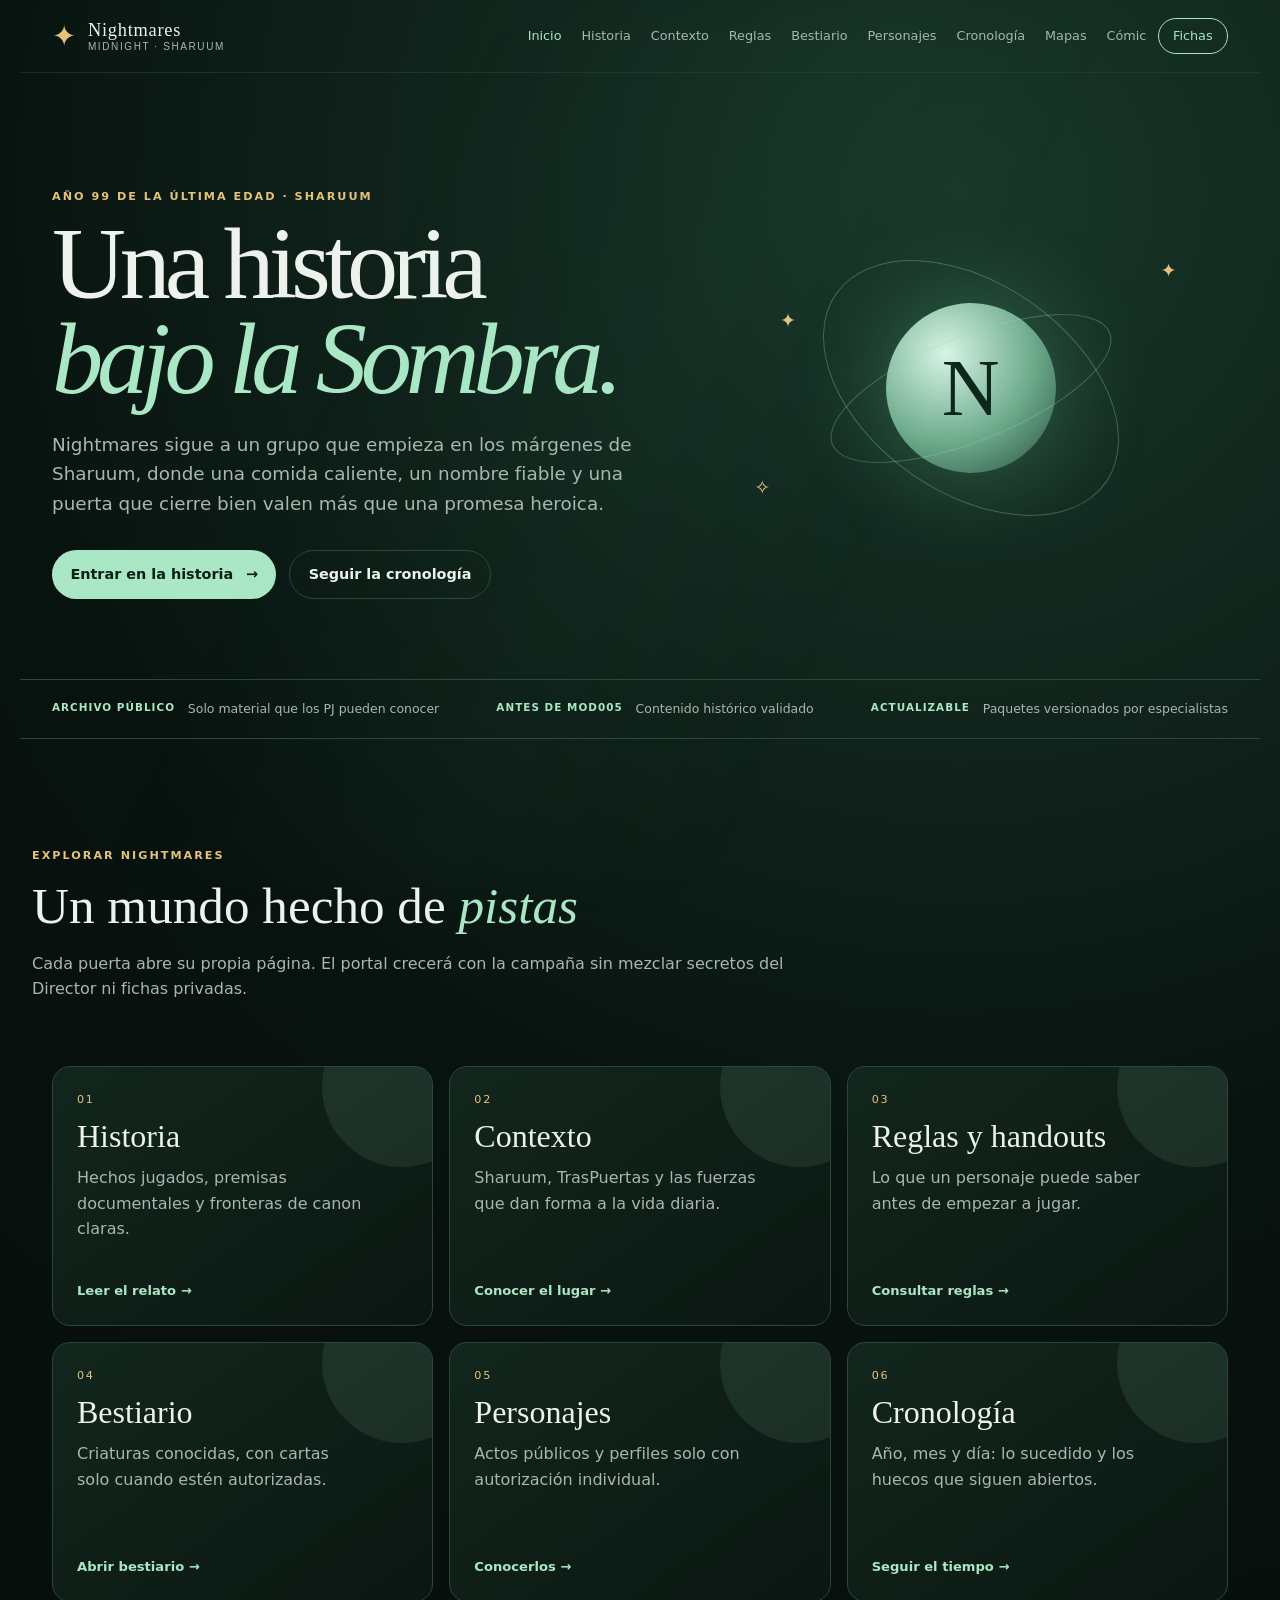
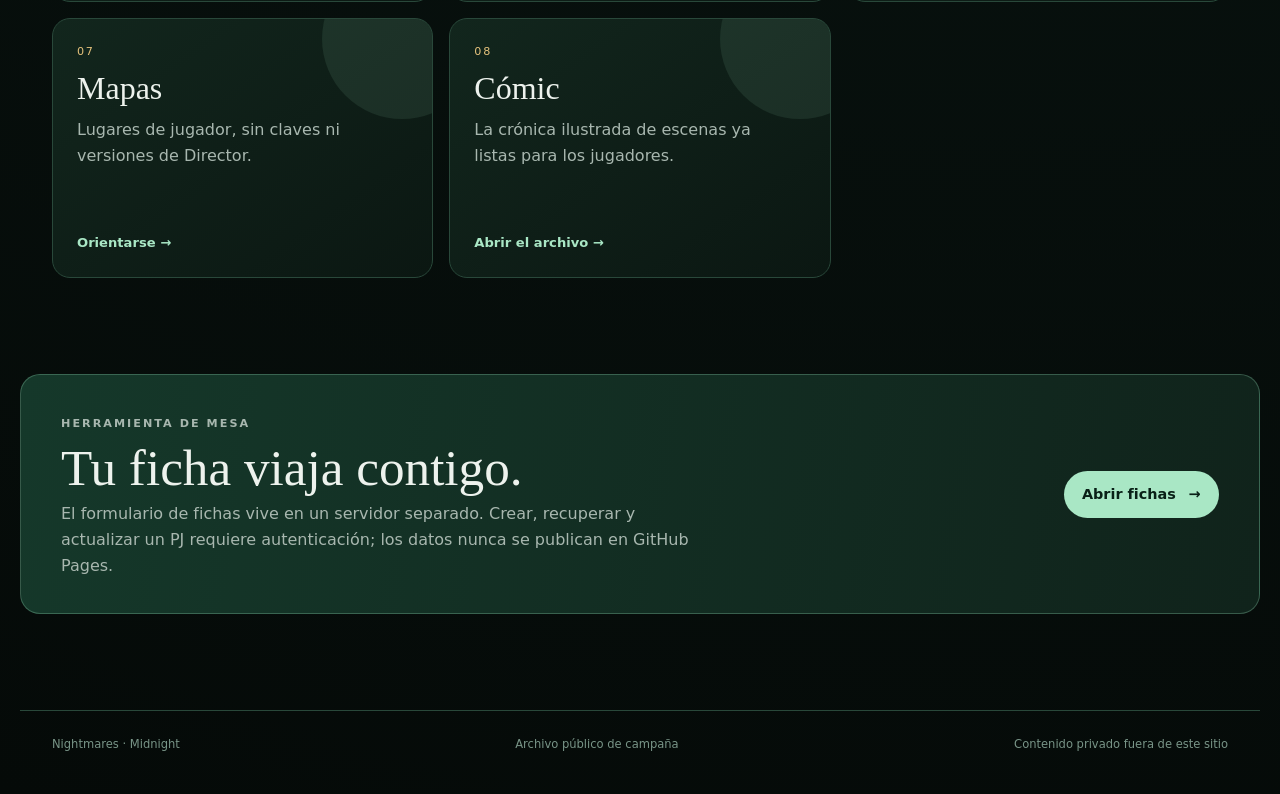
<file: index.html>
<!doctype html>
<html lang="es"><head><meta charset="utf-8"><meta name="viewport" content="width=device-width,initial-scale=1"><meta name="description" content="Nightmares: portal público de la campaña Midnight en Sharuum"><title>Nightmares · Midnight</title><link rel="stylesheet" href="styles.css"><link rel="stylesheet" href="responsive.css"></head>
<body><div class="mist"></div><header class="site-header"><a class="brand" href="index.html"><span class="sigil">✦</span><span>Nightmares<small>Midnight · Sharuum</small></span></a><nav><a class="active" href="index.html">Inicio</a><a href="historia.html">Historia</a><a href="contexto.html">Contexto</a><a href="reglas.html">Reglas</a><a href="bestiario.html">Bestiario</a><a href="personajes.html">Personajes</a><a href="cronologia.html">Cronología</a><a href="mapas.html">Mapas</a><a href="comic.html">Cómic</a><a class="nav-cta" href="fichas.html">Fichas</a></nav></header>
<main><section class="hero"><div class="hero-copy"><p class="eyebrow">AÑO 99 DE LA ÚLTIMA EDAD · SHARUUM</p><h1>Una historia<br><em>bajo la Sombra.</em></h1><p class="lede">Nightmares sigue a un grupo que empieza en los márgenes de Sharuum, donde una comida caliente, un nombre fiable y una puerta que cierre bien valen más que una promesa heroica.</p><div class="hero-actions"><a class="button primary" href="historia.html">Entrar en la historia <span>→</span></a><a class="button ghost" href="cronologia.html">Seguir la cronología</a></div></div><div class="hero-orbit" aria-hidden="true"><div class="orbit orbit-a"></div><div class="orbit orbit-b"></div><div class="moon">N</div><span class="star s1">✦</span><span class="star s2">✧</span><span class="star s3">✦</span></div></section>
<section class="rail"><p><strong>ARCHIVO PÚBLICO</strong><span>Solo material que los PJ pueden conocer</span></p><p><strong>ANTES DE MOD005</strong><span>Contenido histórico validado</span></p><p><strong>ACTUALIZABLE</strong><span>Paquetes versionados por especialistas</span></p></section>
<section class="section-intro"><p class="eyebrow">EXPLORAR NIGHTMARES</p><h2>Un mundo hecho de <em>pistas</em></h2><p>Cada puerta abre su propia página. El portal crecerá con la campaña sin mezclar secretos del Director ni fichas privadas.</p></section>
<section class="card-grid"><a class="feature-card card-history" href="historia.html"><span class="card-index">01</span><h3>Historia</h3><p>Hechos jugados, premisas documentales y fronteras de canon claras.</p><span class="card-link">Leer el relato →</span></a><a class="feature-card" href="contexto.html"><span class="card-index">02</span><h3>Contexto</h3><p>Sharuum, TrasPuertas y las fuerzas que dan forma a la vida diaria.</p><span class="card-link">Conocer el lugar →</span></a><a class="feature-card card-rules" href="reglas.html"><span class="card-index">03</span><h3>Reglas y handouts</h3><p>Lo que un personaje puede saber antes de empezar a jugar.</p><span class="card-link">Consultar reglas →</span></a><a class="feature-card card-zoo" href="bestiario.html"><span class="card-index">04</span><h3>Bestiario</h3><p>Criaturas conocidas, con cartas solo cuando estén autorizadas.</p><span class="card-link">Abrir bestiario →</span></a><a class="feature-card card-people" href="personajes.html"><span class="card-index">05</span><h3>Personajes</h3><p>Actos públicos y perfiles solo con autorización individual.</p><span class="card-link">Conocerlos →</span></a><a class="feature-card card-time" href="cronologia.html"><span class="card-index">06</span><h3>Cronología</h3><p>Año, mes y día: lo sucedido y los huecos que siguen abiertos.</p><span class="card-link">Seguir el tiempo →</span></a><a class="feature-card card-map" href="mapas.html"><span class="card-index">07</span><h3>Mapas</h3><p>Lugares de jugador, sin claves ni versiones de Director.</p><span class="card-link">Orientarse →</span></a><a class="feature-card card-comic" href="comic.html"><span class="card-index">08</span><h3>Cómic</h3><p>La crónica ilustrada de escenas ya listas para los jugadores.</p><span class="card-link">Abrir el archivo →</span></a></section>
<section class="callout"><div><p class="eyebrow">HERRAMIENTA DE MESA</p><h2>Tu ficha viaja contigo.</h2><p>El formulario de fichas vive en un servidor separado. Crear, recuperar y actualizar un PJ requiere autenticación; los datos nunca se publican en GitHub Pages.</p></div><a class="button primary" href="fichas.html">Abrir fichas <span>→</span></a></section></main><footer><span>Nightmares · Midnight</span><span>Archivo público de campaña</span><span>Contenido privado fuera de este sitio</span></footer></body></html>
</file>
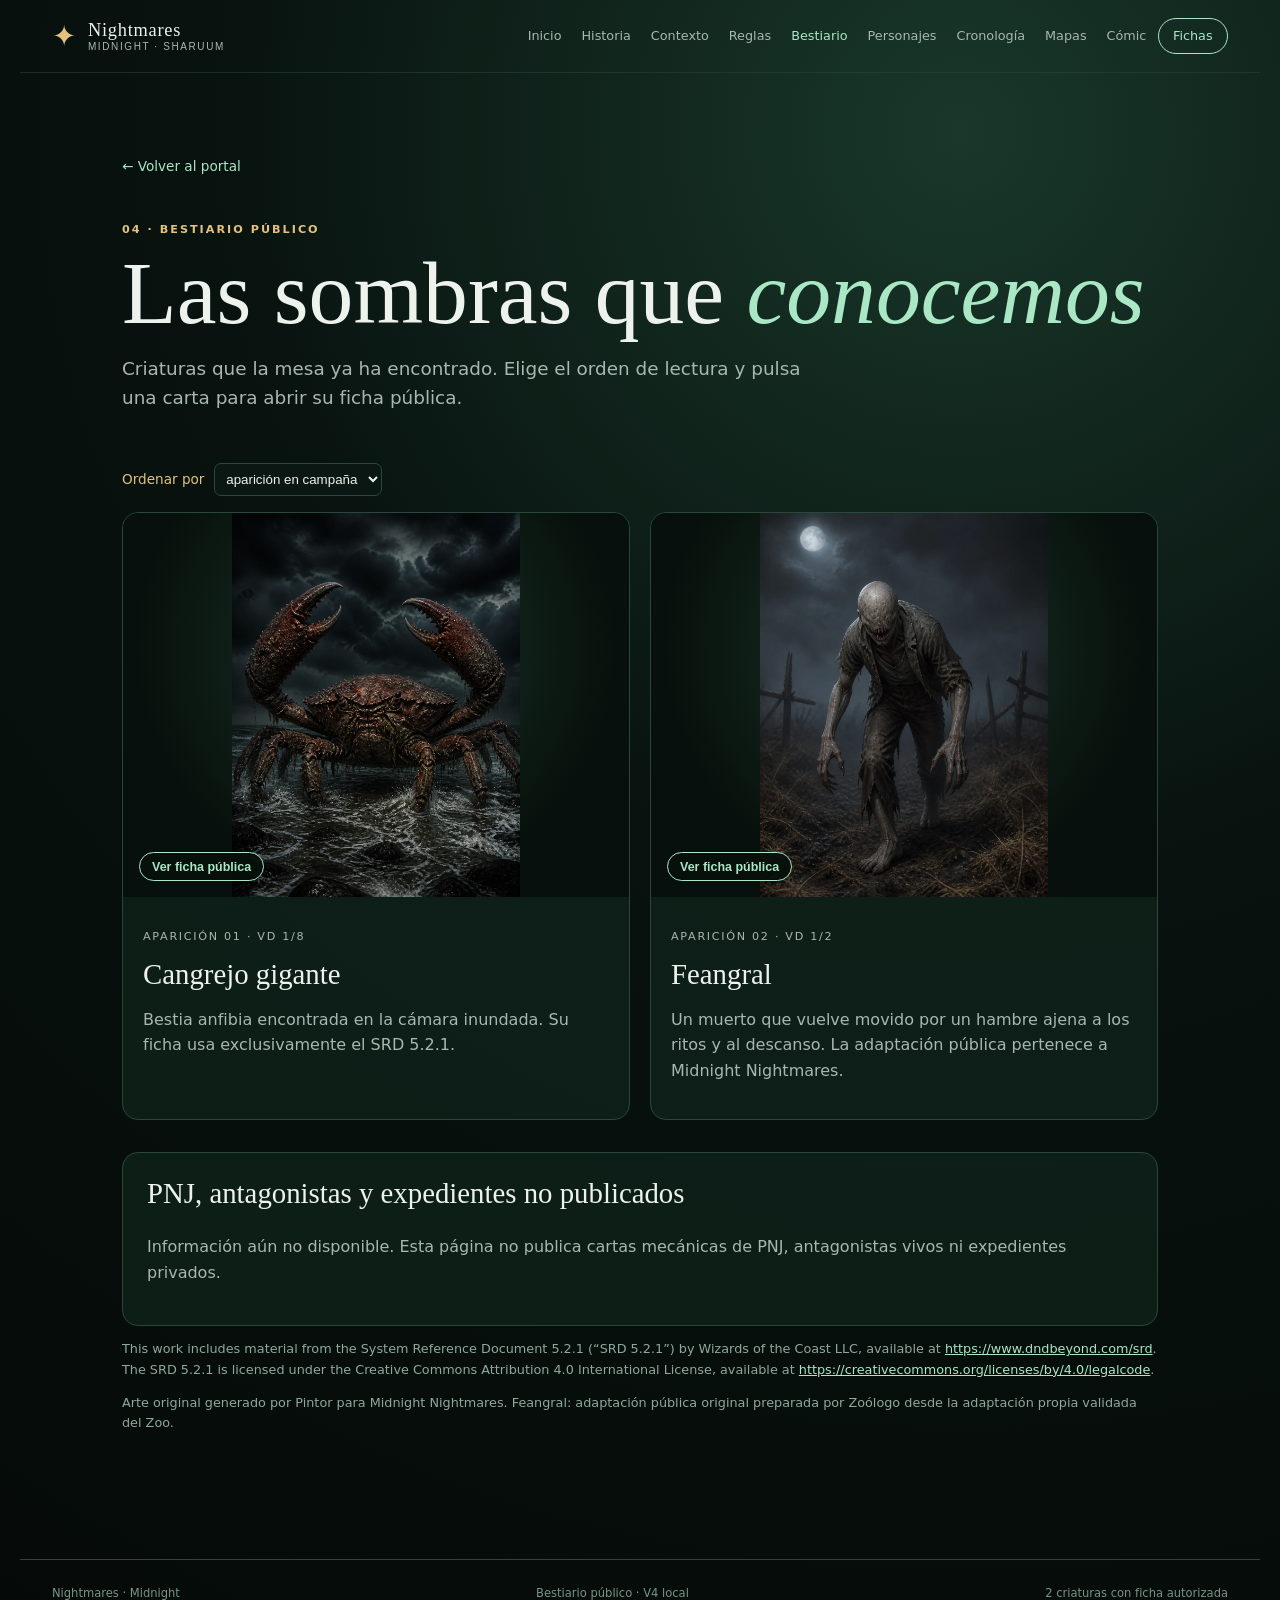
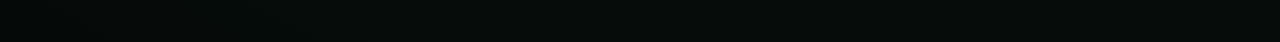
<file: bestiario.html>
<!doctype html>
<html lang="es"><head><meta charset="utf-8"><meta name="viewport" content="width=device-width,initial-scale=1"><meta name="description" content="Bestiario público de Midnight Nightmares"><title>Bestiario · Nightmares</title><link rel="stylesheet" href="styles.css"><link rel="stylesheet" href="responsive.css"><link rel="stylesheet" href="v3.css"><link rel="stylesheet" href="bestiary-fit.css"></head>
<body><header class="site-header"><a class="brand" href="index.html"><span class="sigil">✦</span><span>Nightmares<small>Midnight · Sharuum</small></span></a><nav><a href="index.html">Inicio</a><a href="historia.html">Historia</a><a href="contexto.html">Contexto</a><a href="reglas.html">Reglas</a><a class="active" href="bestiario.html">Bestiario</a><a href="personajes.html">Personajes</a><a href="cronologia.html">Cronología</a><a href="mapas.html">Mapas</a><a href="comic.html">Cómic</a><a class="nav-cta" href="fichas.html">Fichas</a></nav></header>
<main class="page"><a class="back" href="index.html">← Volver al portal</a><p class="eyebrow">04 · BESTIARIO PÚBLICO</p><h1>Las sombras que <em>conocemos</em></h1><p class="page-lede">Criaturas que la mesa ya ha encontrado. Elige el orden de lectura y pulsa una carta para abrir su ficha pública.</p><label class="sort-control" for="bestiary-sort">Ordenar por <select id="bestiary-sort"><option value="appearance">aparición en campaña</option><option value="alpha">nombre</option><option value="cr">VD</option></select></label>
<section id="bestiary-grid" class="bestiary-grid"><article class="creature-card" data-name="Cangrejo gigante" data-appearance="1" data-cr="0.125"><button class="art-button" type="button" aria-haspopup="dialog" aria-controls="giant-crab-dialog"><img src="assets/bestiary/cangrejo-gigante.webp" alt="Ilustración original de un cangrejo gigante de caparazón oscuro entre agua embravecida." width="1086" height="1448"><span>Ver ficha pública</span></button><div class="creature-copy"><p class="card-index">APARICIÓN 01 · VD 1/8</p><h2>Cangrejo gigante</h2><p>Bestia anfibia encontrada en la cámara inundada. Su ficha usa exclusivamente el SRD 5.2.1.</p></div></article>
<article class="creature-card" data-name="Feangral" data-appearance="2" data-cr="0.5"><button class="art-button" type="button" aria-haspopup="dialog" aria-controls="feangral-dialog"><img src="assets/bestiary/feangral.webp" alt="Una figura no muerta y encorvada avanza entre hierba seca y cercas rotas bajo una luna velada." width="1086" height="1448"><span>Ver ficha pública</span></button><div class="creature-copy"><p class="card-index">APARICIÓN 02 · VD 1/2</p><h2>Feangral</h2><p>Un muerto que vuelve movido por un hambre ajena a los ritos y al descanso. La adaptación pública pertenece a Midnight Nightmares.</p></div></article></section>
<section class="panel bestiary-note"><h2>PNJ, antagonistas y expedientes no publicados</h2><p>Información aún no disponible. Esta página no publica cartas mecánicas de PNJ, antagonistas vivos ni expedientes privados.</p></section><p class="source">This work includes material from the System Reference Document 5.2.1 (“SRD 5.2.1”) by Wizards of the Coast LLC, available at <a href="https://www.dndbeyond.com/srd">https://www.dndbeyond.com/srd</a>. The SRD 5.2.1 is licensed under the Creative Commons Attribution 4.0 International License, available at <a href="https://creativecommons.org/licenses/by/4.0/legalcode">https://creativecommons.org/licenses/by/4.0/legalcode</a>.</p><p class="source">Arte original generado por Pintor para Midnight Nightmares. Feangral: adaptación pública original preparada por Zoólogo desde la adaptación propia validada del Zoo.</p></main>
<dialog id="giant-crab-dialog" class="stat-dialog" aria-labelledby="giant-crab-title"><button class="dialog-close" type="button" aria-label="Cerrar ficha">×</button><p class="eyebrow">SRD 5.2.1 · CC BY 4.0</p><h2 id="giant-crab-title">Cangrejo gigante</h2><p><em>Bestia Mediana, sin alineamiento</em></p><div class="stat-lines"><p><strong>CA</strong> 15 · <strong>PG</strong> 13 (3d8) · <strong>Velocidad</strong> 9 m, nado 9 m</p><p><strong>FUE</strong> 13 (+1) · <strong>DES</strong> 13 (+1) · <strong>CON</strong> 11 (+0) · <strong>INT</strong> 1 (−5) · <strong>SAB</strong> 9 (−1) · <strong>CAR</strong> 3 (−4)</p><p><strong>Habilidades</strong> Sigilo +3 · <strong>Sentidos</strong> visión ciega 9 m, Percepción pasiva 9 · <strong>VD</strong> 1/8 (25 PX)</p><p><strong>Anfibio.</strong> El cangrejo puede respirar tanto dentro como fuera del agua.</p><p><strong>Pinza.</strong> Ataque cuerpo a cuerpo +3, alcance 1,5 m; impacto: 4 (1d6 + 1) de daño contundente. Si el objetivo es Mediano o más pequeño, queda agarrado (CD 11 para escapar) por una de las dos pinzas.</p></div></dialog>
<dialog id="feangral-dialog" class="stat-dialog" aria-labelledby="feangral-title"><button class="dialog-close" type="button" aria-label="Cerrar ficha">×</button><p class="eyebrow">ADAPTACIÓN PÚBLICA ORIGINAL · VD 1/2</p><h2 id="feangral-title">Feangral</h2><p><em>No muerto Mediano, sin alineamiento</em></p><div class="stat-lines"><p><strong>CA</strong> 10 · <strong>PG</strong> 26 (4d8 + 8) · <strong>Velocidad</strong> 9 m</p><p><strong>FUE</strong> 14 (+2) · <strong>DES</strong> 11 (+0) · <strong>CON</strong> 15 (+2) · <strong>INT</strong> 7 (−2) · <strong>SAB</strong> 10 (+0) · <strong>CAR</strong> 7 (−2)</p><p><strong>Salvaciones</strong> Sab +2 · <strong>Habilidades</strong> Percepción +2, Sigilo +2 · <strong>Inmunidades</strong> veneno, hechizado · <strong>Sentidos</strong> visión en la oscuridad 18 m, Percepción pasiva 12</p><p><strong>Obstinación funeraria.</strong> Cuando el Feangral queda a 0 puntos de golpe, realiza una salvación de Constitución con CD 5 + el daño recibido. Si tiene éxito, queda a 1 punto de golpe, salvo que el daño haya sido radiante o proceda de un crítico.</p><p><strong>Zarpazo pesado.</strong> Ataque cuerpo a cuerpo +5, alcance 1,5 m; impacto: 5 (1d6 + 2) de daño contundente.</p><p><strong>Mordida quebrada.</strong> Ataque cuerpo a cuerpo +5, alcance 1,5 m; impacto: 7 (2d4 + 2) de daño perforante.</p></div></dialog>
<script>const grid=document.getElementById('bestiary-grid'),select=document.getElementById('bestiary-sort');select.addEventListener('change',()=>{const cards=[...grid.children];cards.sort((a,b)=>select.value==='alpha'?a.dataset.name.localeCompare(b.dataset.name,'es'):select.value==='cr'?Number(a.dataset.cr)-Number(b.dataset.cr):Number(a.dataset.appearance)-Number(b.dataset.appearance));cards.forEach(card=>grid.append(card))});document.querySelectorAll('.art-button').forEach(button=>button.addEventListener('click',()=>document.getElementById(button.getAttribute('aria-controls')).showModal()));document.querySelectorAll('.stat-dialog').forEach(dialog=>{dialog.querySelector('.dialog-close').addEventListener('click',()=>dialog.close());dialog.addEventListener('click',event=>{if(event.target===dialog)dialog.close()})});</script><footer><span>Nightmares · Midnight</span><span>Bestiario público · V4 local</span><span>2 criaturas con ficha autorizada</span></footer></body></html>
</file>
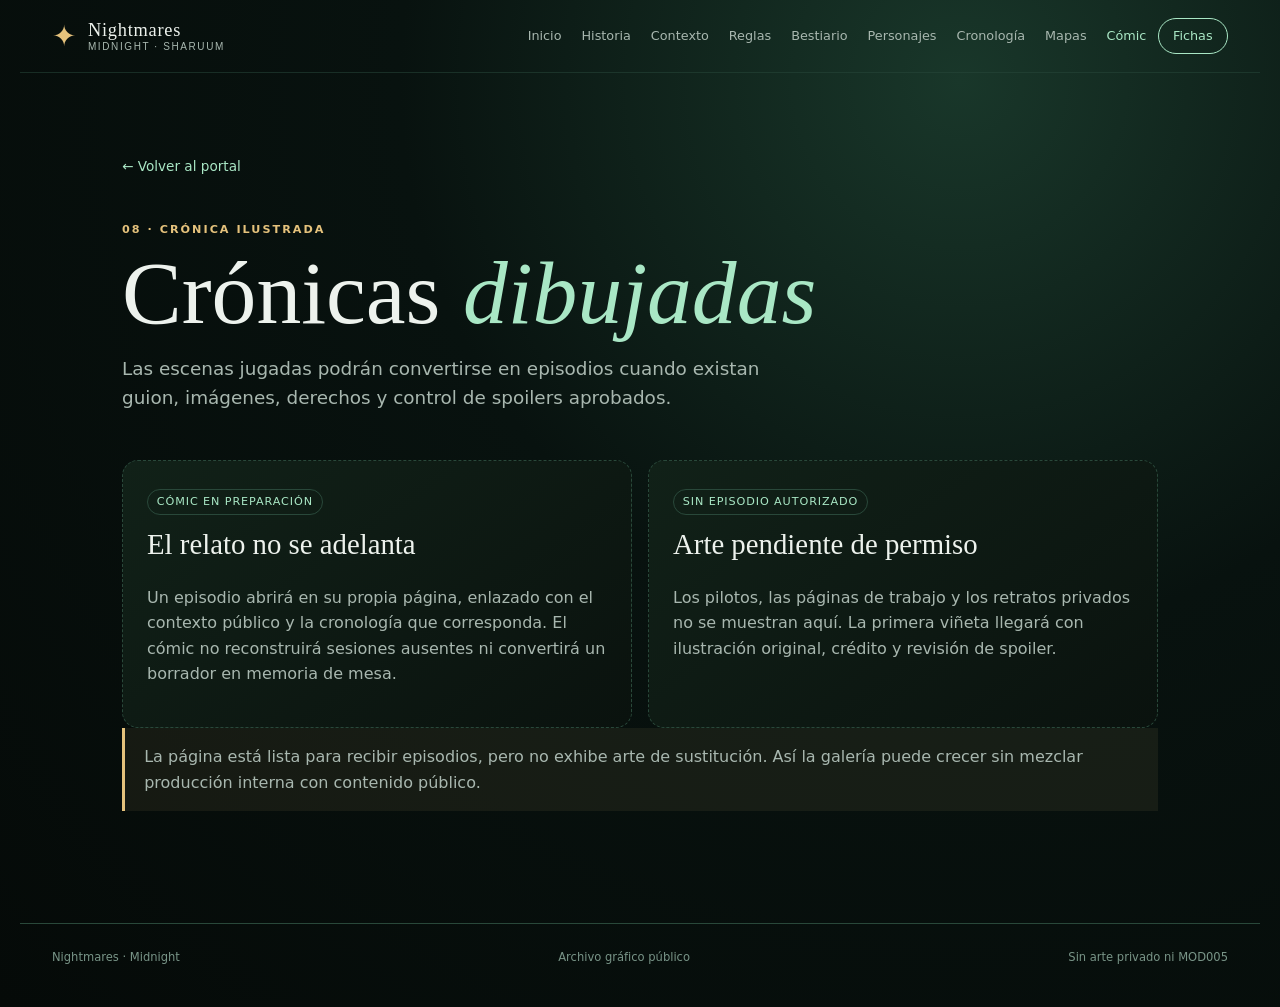
<file: comic.html>
<!doctype html>
<html lang="es"><head><meta charset="utf-8"><meta name="viewport" content="width=device-width,initial-scale=1"><meta name="description" content="Archivo de cómic público de la campaña Midnight Nightmares"><title>Cómic · Nightmares</title><link rel="stylesheet" href="styles.css"><link rel="stylesheet" href="responsive.css"></head>
<body><header class="site-header"><a class="brand" href="index.html"><span class="sigil">✦</span><span>Nightmares<small>Midnight · Sharuum</small></span></a><nav><a href="index.html">Inicio</a><a href="historia.html">Historia</a><a href="contexto.html">Contexto</a><a href="reglas.html">Reglas</a><a href="bestiario.html">Bestiario</a><a href="personajes.html">Personajes</a><a href="cronologia.html">Cronología</a><a href="mapas.html">Mapas</a><a class="active" href="comic.html">Cómic</a><a class="nav-cta" href="fichas.html">Fichas</a></nav></header>
<main class="page"><a class="back" href="index.html">← Volver al portal</a><p class="eyebrow">08 · CRÓNICA ILUSTRADA</p><h1>Crónicas <em>dibujadas</em></h1><p class="page-lede">Las escenas jugadas podrán convertirse en episodios cuando existan guion, imágenes, derechos y control de spoilers aprobados.</p><section class="content-grid"><article class="panel empty-card"><span class="status">CÓMIC EN PREPARACIÓN</span><h2>El relato no se adelanta</h2><p>Un episodio abrirá en su propia página, enlazado con el contexto público y la cronología que corresponda. El cómic no reconstruirá sesiones ausentes ni convertirá un borrador en memoria de mesa.</p></article><article class="panel empty-card"><span class="status">SIN EPISODIO AUTORIZADO</span><h2>Arte pendiente de permiso</h2><p>Los pilotos, las páginas de trabajo y los retratos privados no se muestran aquí. La primera viñeta llegará con ilustración original, crédito y revisión de spoiler.</p></article></section><div class="notice">La página está lista para recibir episodios, pero no exhibe arte de sustitución. Así la galería puede crecer sin mezclar producción interna con contenido público.</div></main><footer><span>Nightmares · Midnight</span><span>Archivo gráfico público</span><span>Sin arte privado ni MOD005</span></footer></body></html>
</file>
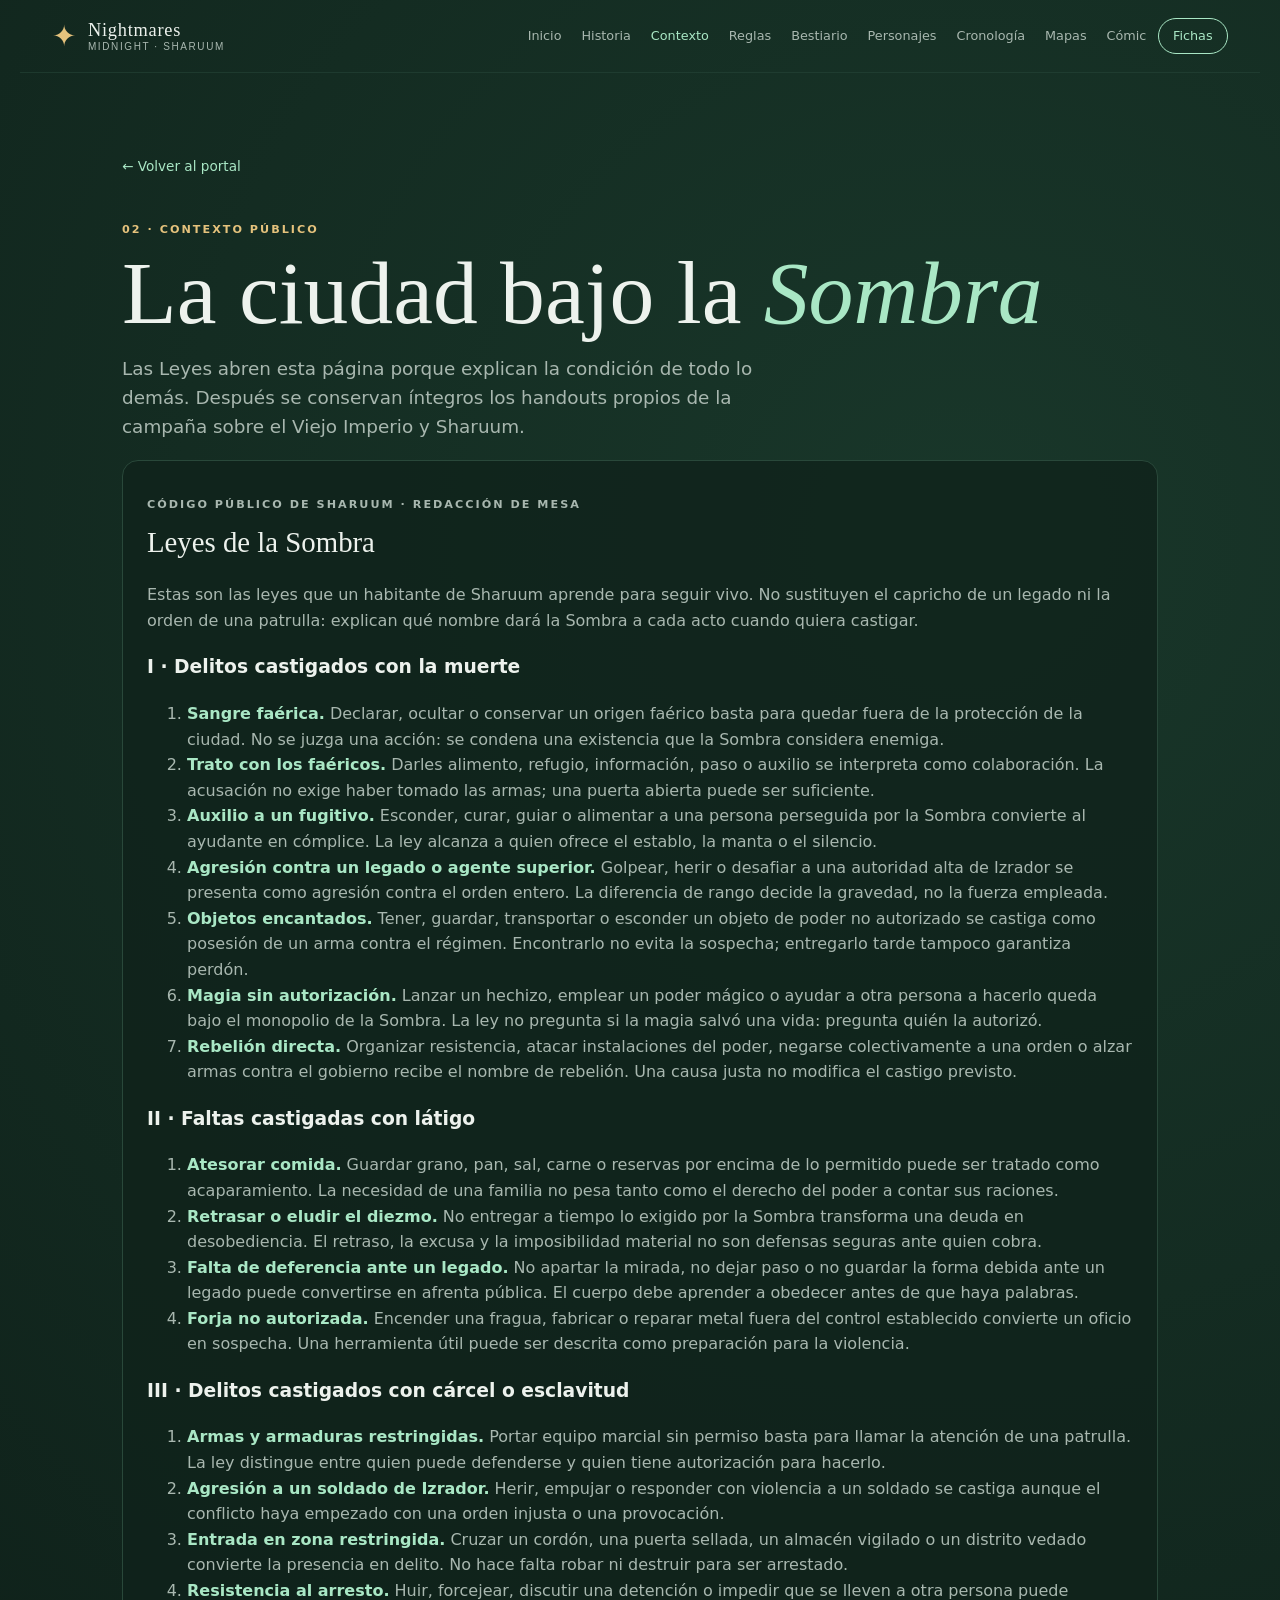
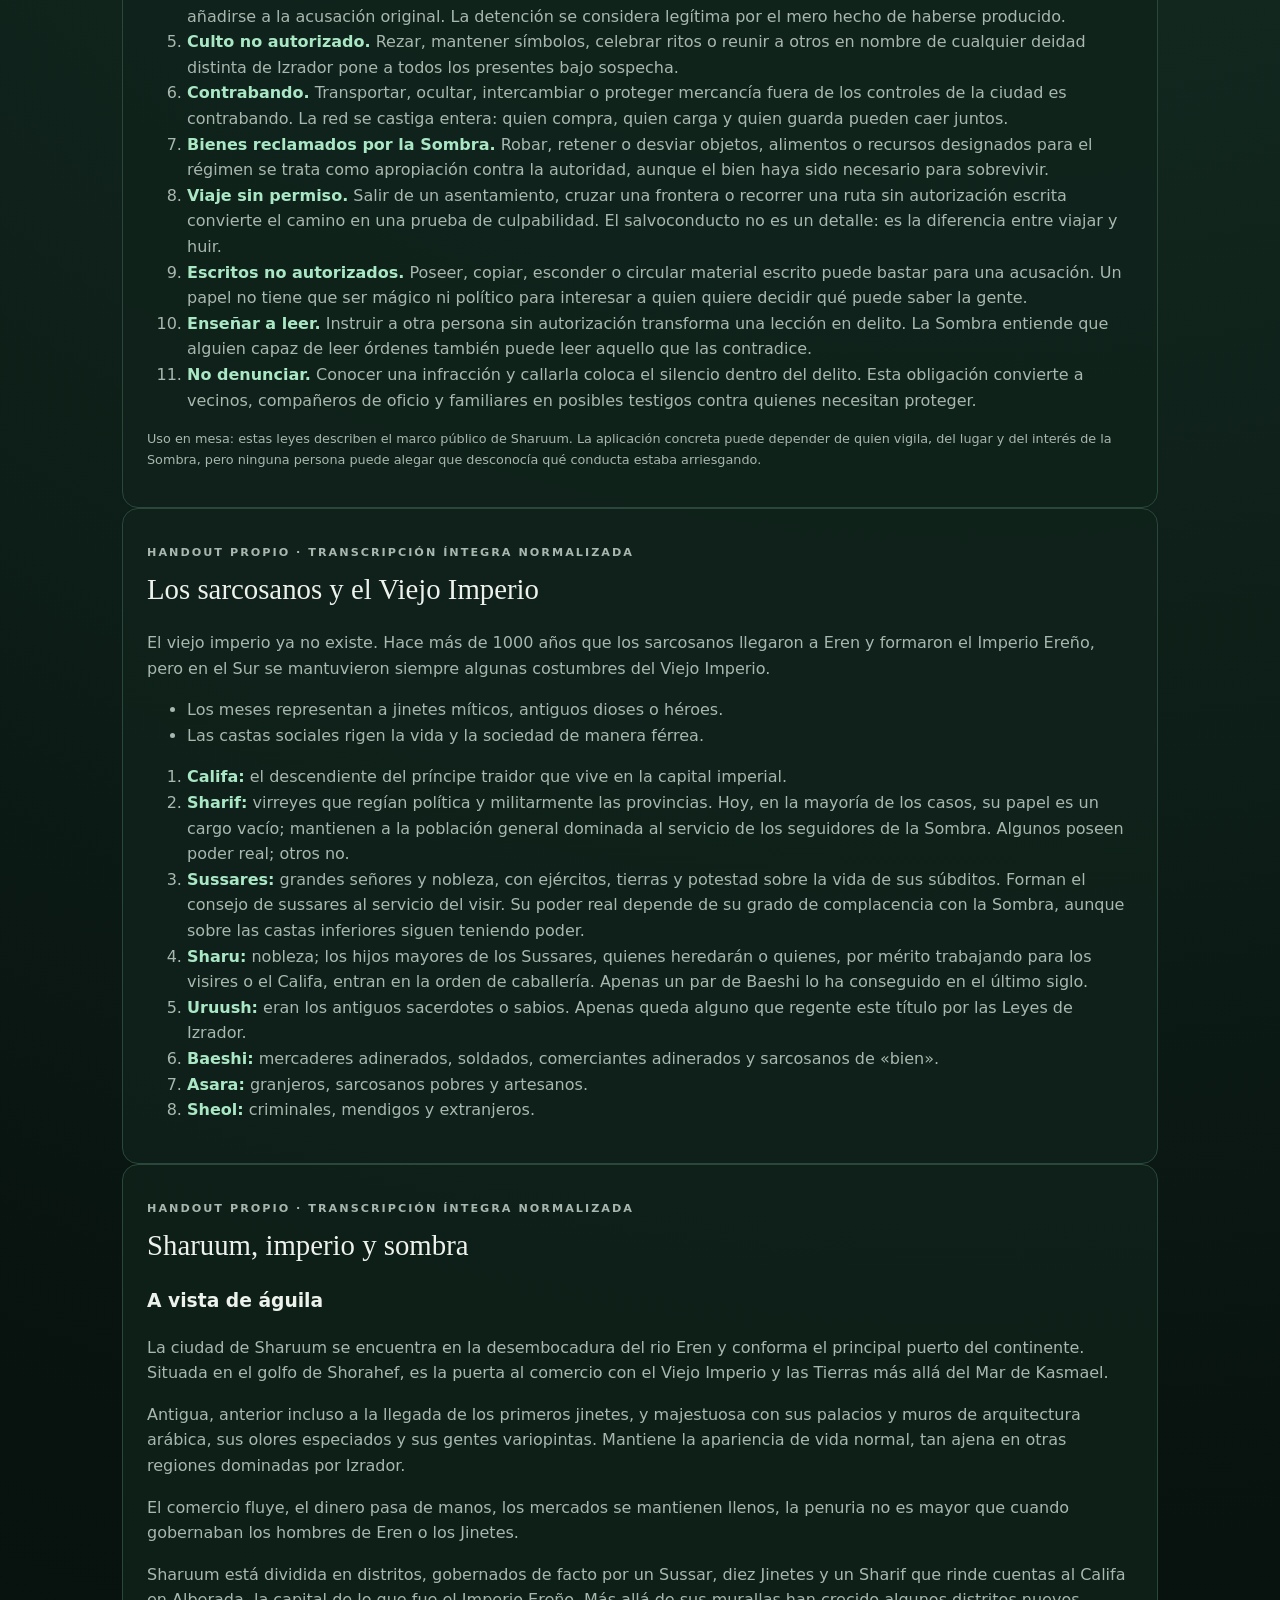
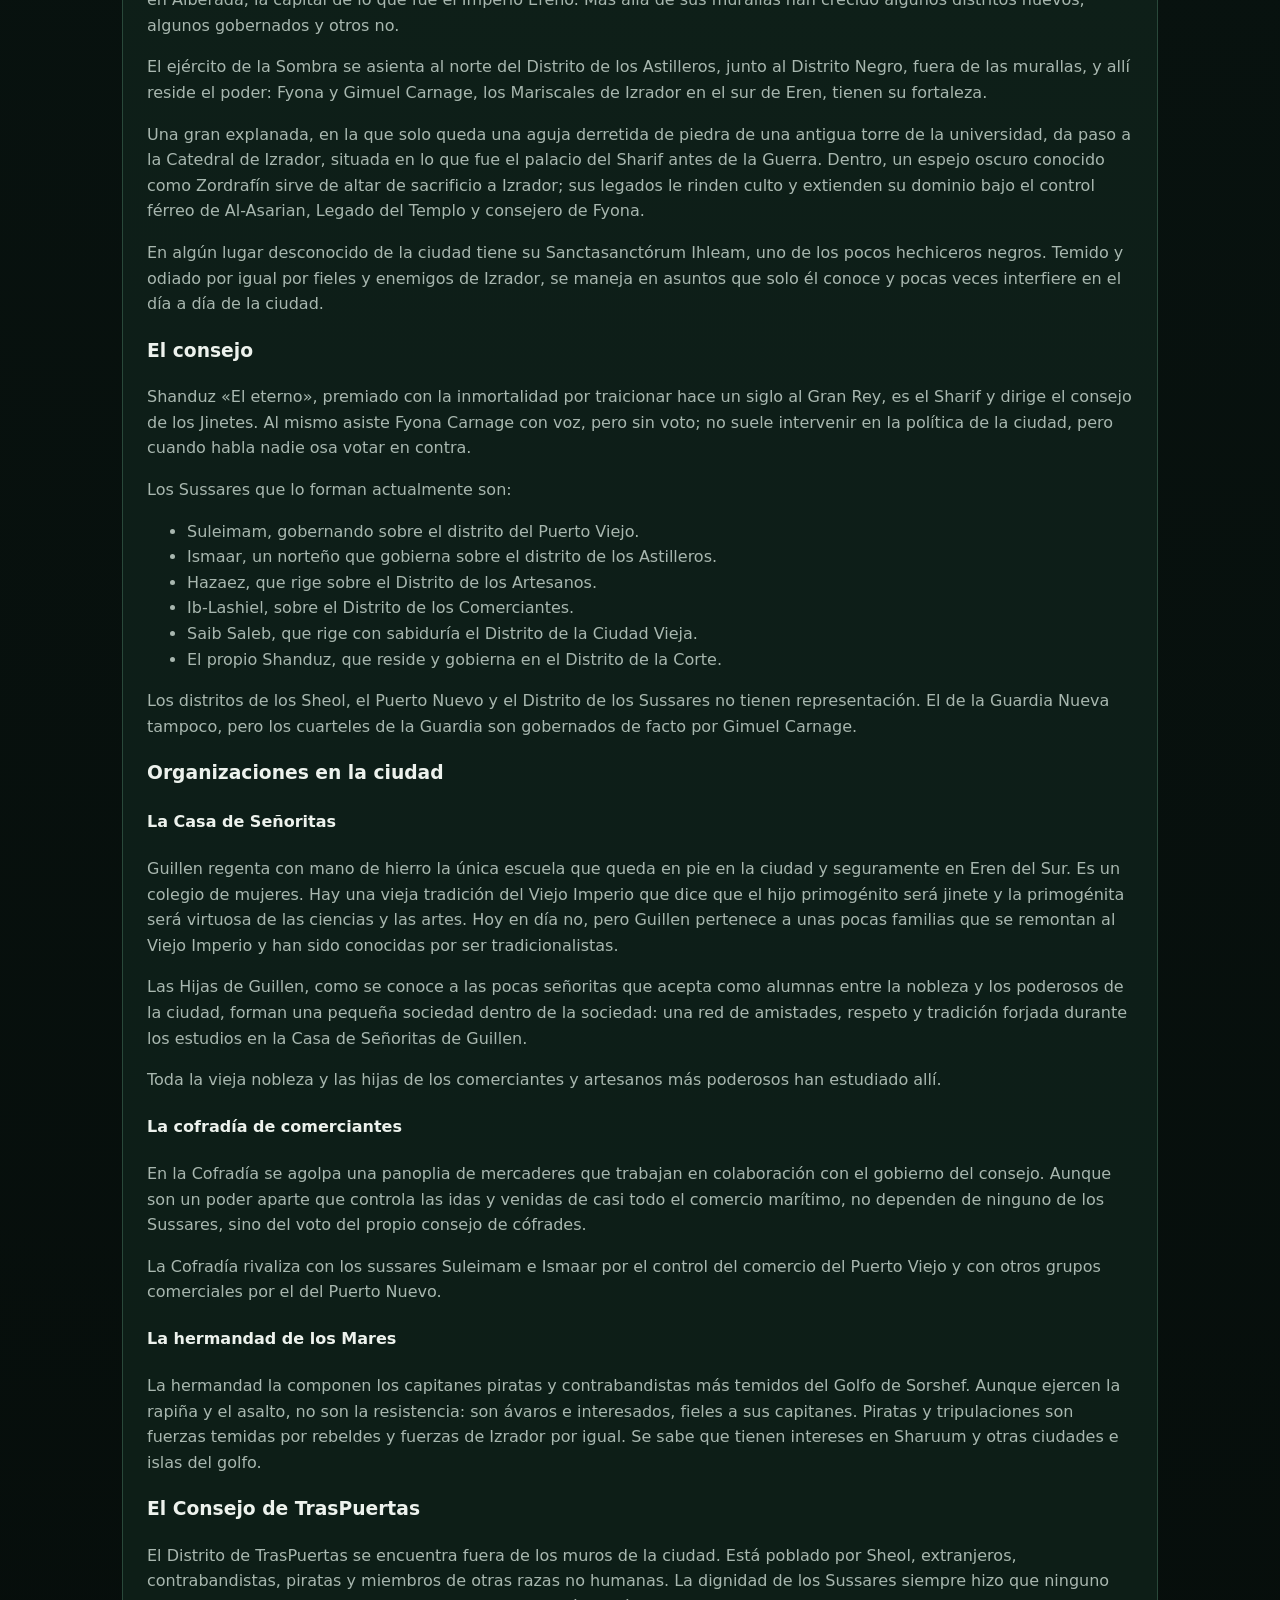
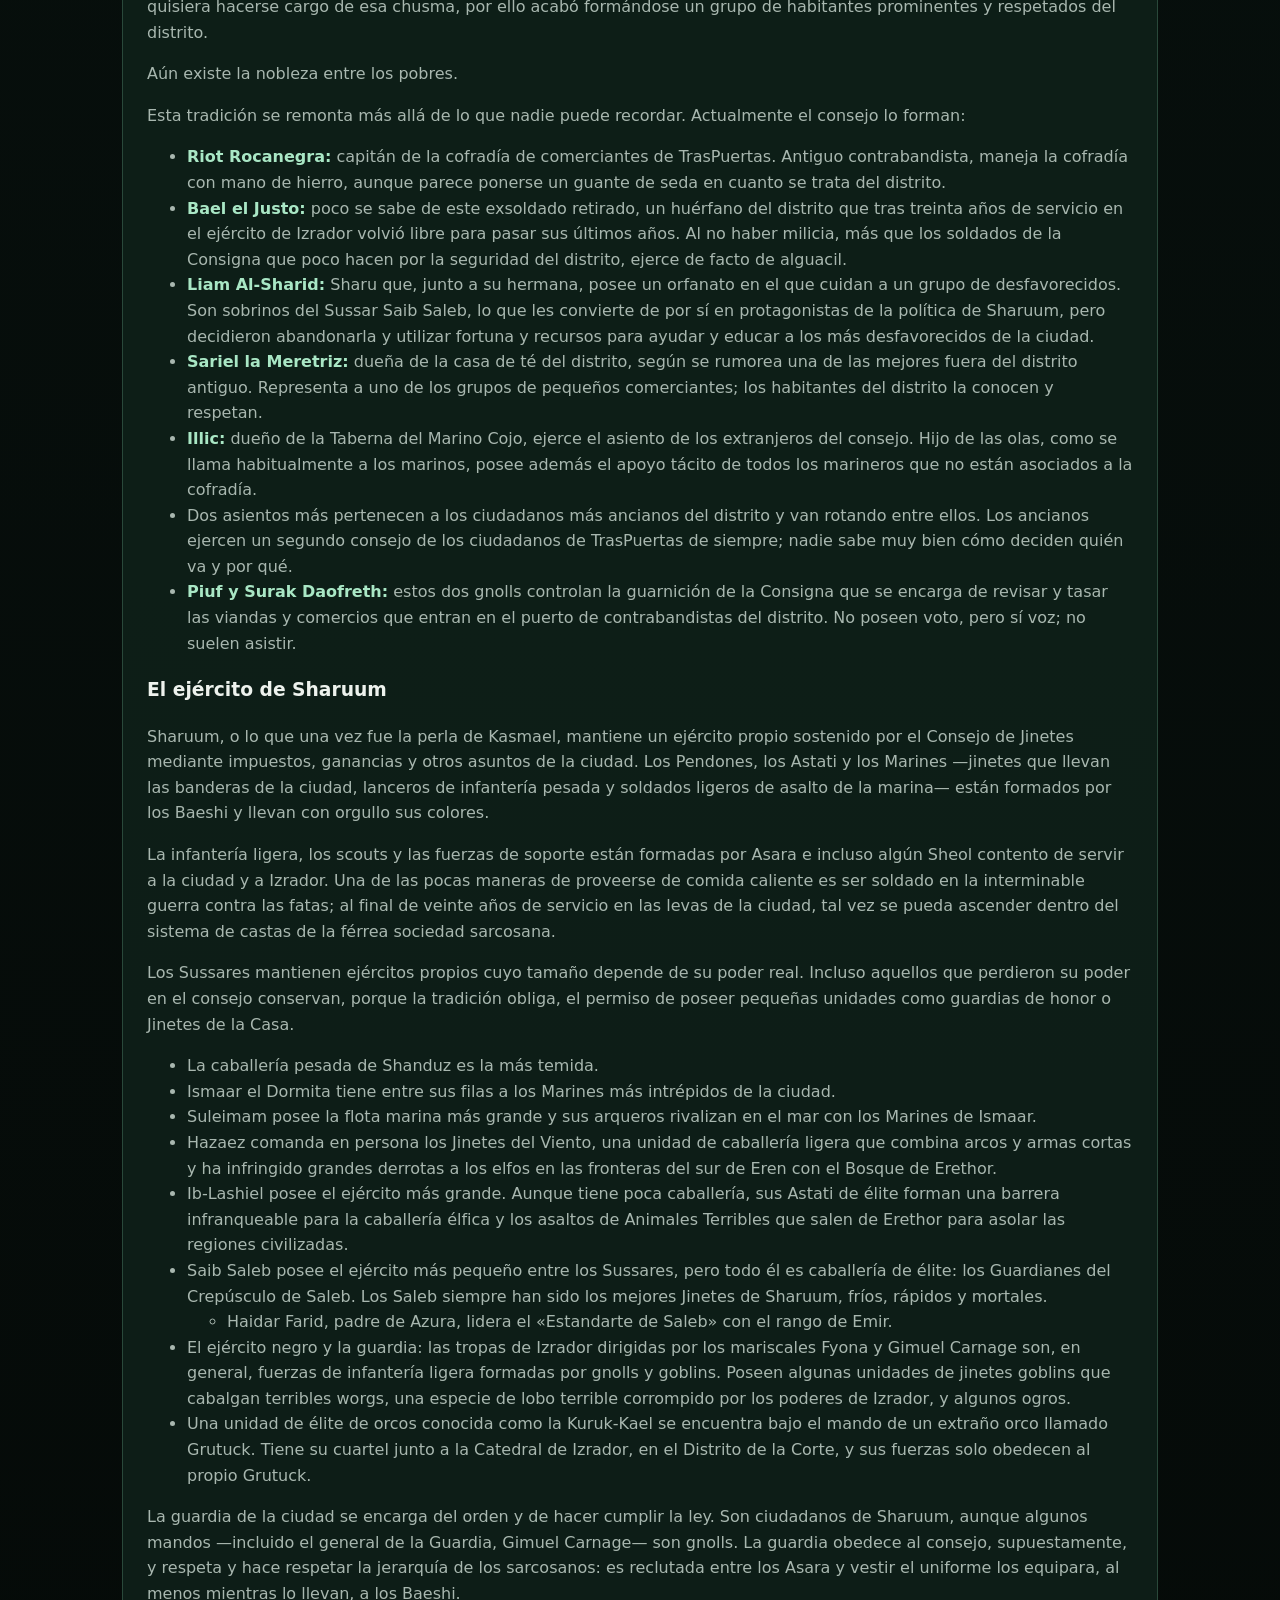
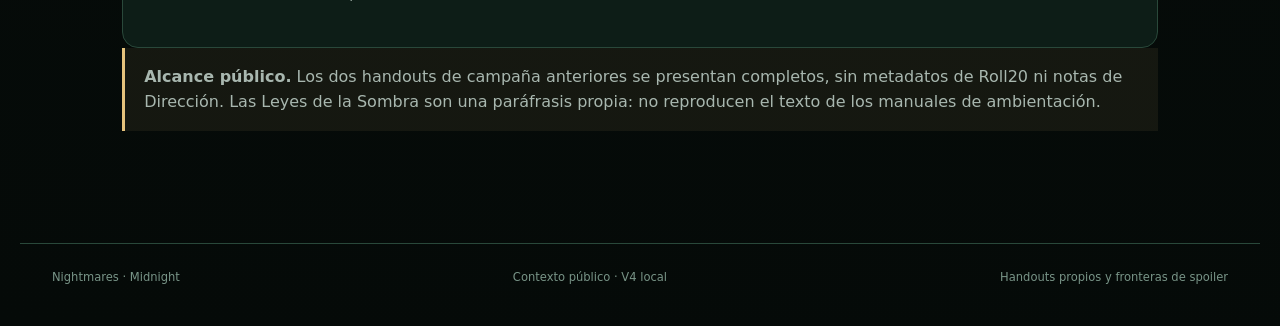
<file: contexto.html>
<!doctype html>
<html lang="es"><head><meta charset="utf-8"><meta name="viewport" content="width=device-width,initial-scale=1"><meta name="description" content="Leyes, Imperio y contexto público de Sharuum"><title>Contexto · Nightmares</title><link rel="stylesheet" href="styles.css"><link rel="stylesheet" href="responsive.css"><link rel="stylesheet" href="v3.css"></head>
<body><header class="site-header"><a class="brand" href="index.html"><span class="sigil">✦</span><span>Nightmares<small>Midnight · Sharuum</small></span></a><nav><a href="index.html">Inicio</a><a href="historia.html">Historia</a><a class="active" href="contexto.html">Contexto</a><a href="reglas.html">Reglas</a><a href="bestiario.html">Bestiario</a><a href="personajes.html">Personajes</a><a href="cronologia.html">Cronología</a><a href="mapas.html">Mapas</a><a href="comic.html">Cómic</a><a class="nav-cta" href="fichas.html">Fichas</a></nav></header>
<main class="page"><a class="back" href="index.html">← Volver al portal</a><p class="eyebrow">02 · CONTEXTO PÚBLICO</p><h1>La ciudad bajo la <em>Sombra</em></h1><p class="page-lede">Las Leyes abren esta página porque explican la condición de todo lo demás. Después se conservan íntegros los handouts propios de la campaña sobre el Viejo Imperio y Sharuum.</p>
<section class="panel reading"><p class="eyebrow">CÓDIGO PÚBLICO DE SHARUUM · REDACCIÓN DE MESA</p><h2>Leyes de la Sombra</h2><p>Estas son las leyes que un habitante de Sharuum aprende para seguir vivo. No sustituyen el capricho de un legado ni la orden de una patrulla: explican qué nombre dará la Sombra a cada acto cuando quiera castigar.</p><h3>I · Delitos castigados con la muerte</h3><ol><li><strong>Sangre faérica.</strong> Declarar, ocultar o conservar un origen faérico basta para quedar fuera de la protección de la ciudad. No se juzga una acción: se condena una existencia que la Sombra considera enemiga.</li><li><strong>Trato con los faéricos.</strong> Darles alimento, refugio, información, paso o auxilio se interpreta como colaboración. La acusación no exige haber tomado las armas; una puerta abierta puede ser suficiente.</li><li><strong>Auxilio a un fugitivo.</strong> Esconder, curar, guiar o alimentar a una persona perseguida por la Sombra convierte al ayudante en cómplice. La ley alcanza a quien ofrece el establo, la manta o el silencio.</li><li><strong>Agresión contra un legado o agente superior.</strong> Golpear, herir o desafiar a una autoridad alta de Izrador se presenta como agresión contra el orden entero. La diferencia de rango decide la gravedad, no la fuerza empleada.</li><li><strong>Objetos encantados.</strong> Tener, guardar, transportar o esconder un objeto de poder no autorizado se castiga como posesión de un arma contra el régimen. Encontrarlo no evita la sospecha; entregarlo tarde tampoco garantiza perdón.</li><li><strong>Magia sin autorización.</strong> Lanzar un hechizo, emplear un poder mágico o ayudar a otra persona a hacerlo queda bajo el monopolio de la Sombra. La ley no pregunta si la magia salvó una vida: pregunta quién la autorizó.</li><li><strong>Rebelión directa.</strong> Organizar resistencia, atacar instalaciones del poder, negarse colectivamente a una orden o alzar armas contra el gobierno recibe el nombre de rebelión. Una causa justa no modifica el castigo previsto.</li></ol>
<h3>II · Faltas castigadas con látigo</h3><ol><li><strong>Atesorar comida.</strong> Guardar grano, pan, sal, carne o reservas por encima de lo permitido puede ser tratado como acaparamiento. La necesidad de una familia no pesa tanto como el derecho del poder a contar sus raciones.</li><li><strong>Retrasar o eludir el diezmo.</strong> No entregar a tiempo lo exigido por la Sombra transforma una deuda en desobediencia. El retraso, la excusa y la imposibilidad material no son defensas seguras ante quien cobra.</li><li><strong>Falta de deferencia ante un legado.</strong> No apartar la mirada, no dejar paso o no guardar la forma debida ante un legado puede convertirse en afrenta pública. El cuerpo debe aprender a obedecer antes de que haya palabras.</li><li><strong>Forja no autorizada.</strong> Encender una fragua, fabricar o reparar metal fuera del control establecido convierte un oficio en sospecha. Una herramienta útil puede ser descrita como preparación para la violencia.</li></ol>
<h3>III · Delitos castigados con cárcel o esclavitud</h3><ol><li><strong>Armas y armaduras restringidas.</strong> Portar equipo marcial sin permiso basta para llamar la atención de una patrulla. La ley distingue entre quien puede defenderse y quien tiene autorización para hacerlo.</li><li><strong>Agresión a un soldado de Izrador.</strong> Herir, empujar o responder con violencia a un soldado se castiga aunque el conflicto haya empezado con una orden injusta o una provocación.</li><li><strong>Entrada en zona restringida.</strong> Cruzar un cordón, una puerta sellada, un almacén vigilado o un distrito vedado convierte la presencia en delito. No hace falta robar ni destruir para ser arrestado.</li><li><strong>Resistencia al arresto.</strong> Huir, forcejear, discutir una detención o impedir que se lleven a otra persona puede añadirse a la acusación original. La detención se considera legítima por el mero hecho de haberse producido.</li><li><strong>Culto no autorizado.</strong> Rezar, mantener símbolos, celebrar ritos o reunir a otros en nombre de cualquier deidad distinta de Izrador pone a todos los presentes bajo sospecha.</li><li><strong>Contrabando.</strong> Transportar, ocultar, intercambiar o proteger mercancía fuera de los controles de la ciudad es contrabando. La red se castiga entera: quien compra, quien carga y quien guarda pueden caer juntos.</li><li><strong>Bienes reclamados por la Sombra.</strong> Robar, retener o desviar objetos, alimentos o recursos designados para el régimen se trata como apropiación contra la autoridad, aunque el bien haya sido necesario para sobrevivir.</li><li><strong>Viaje sin permiso.</strong> Salir de un asentamiento, cruzar una frontera o recorrer una ruta sin autorización escrita convierte el camino en una prueba de culpabilidad. El salvoconducto no es un detalle: es la diferencia entre viajar y huir.</li><li><strong>Escritos no autorizados.</strong> Poseer, copiar, esconder o circular material escrito puede bastar para una acusación. Un papel no tiene que ser mágico ni político para interesar a quien quiere decidir qué puede saber la gente.</li><li><strong>Enseñar a leer.</strong> Instruir a otra persona sin autorización transforma una lección en delito. La Sombra entiende que alguien capaz de leer órdenes también puede leer aquello que las contradice.</li><li><strong>No denunciar.</strong> Conocer una infracción y callarla coloca el silencio dentro del delito. Esta obligación convierte a vecinos, compañeros de oficio y familiares en posibles testigos contra quienes necesitan proteger.</li></ol>
<p class="source">Uso en mesa: estas leyes describen el marco público de Sharuum. La aplicación concreta puede depender de quien vigila, del lugar y del interés de la Sombra, pero ninguna persona puede alegar que desconocía qué conducta estaba arriesgando.</p></section>
<section class="panel reading"><p class="eyebrow">HANDOUT PROPIO · TRANSCRIPCIÓN ÍNTEGRA NORMALIZADA</p><h2>Los sarcosanos y el Viejo Imperio</h2><p>El viejo imperio ya no existe. Hace más de 1000 años que los sarcosanos llegaron a Eren y formaron el Imperio Ereño, pero en el Sur se mantuvieron siempre algunas costumbres del Viejo Imperio.</p><ul><li>Los meses representan a jinetes míticos, antiguos dioses o héroes.</li><li>Las castas sociales rigen la vida y la sociedad de manera férrea.</li></ul><ol><li><strong>Califa:</strong> el descendiente del príncipe traidor que vive en la capital imperial.</li><li><strong>Sharif:</strong> virreyes que regían política y militarmente las provincias. Hoy, en la mayoría de los casos, su papel es un cargo vacío; mantienen a la población general dominada al servicio de los seguidores de la Sombra. Algunos poseen poder real; otros no.</li><li><strong>Sussares:</strong> grandes señores y nobleza, con ejércitos, tierras y potestad sobre la vida de sus súbditos. Forman el consejo de sussares al servicio del visir. Su poder real depende de su grado de complacencia con la Sombra, aunque sobre las castas inferiores siguen teniendo poder.</li><li><strong>Sharu:</strong> nobleza; los hijos mayores de los Sussares, quienes heredarán o quienes, por mérito trabajando para los visires o el Califa, entran en la orden de caballería. Apenas un par de Baeshi lo ha conseguido en el último siglo.</li><li><strong>Uruush:</strong> eran los antiguos sacerdotes o sabios. Apenas queda alguno que regente este título por las Leyes de Izrador.</li><li><strong>Baeshi:</strong> mercaderes adinerados, soldados, comerciantes adinerados y sarcosanos de «bien».</li><li><strong>Asara:</strong> granjeros, sarcosanos pobres y artesanos.</li><li><strong>Sheol:</strong> criminales, mendigos y extranjeros.</li></ol></section>
<section class="panel reading"><p class="eyebrow">HANDOUT PROPIO · TRANSCRIPCIÓN ÍNTEGRA NORMALIZADA</p><h2>Sharuum, imperio y sombra</h2>
<h3>A vista de águila</h3><p>La ciudad de Sharuum se encuentra en la desembocadura del rio Eren y conforma el principal puerto del continente. Situada en el golfo de Shorahef, es la puerta al comercio con el Viejo Imperio y las Tierras más allá del Mar de Kasmael.</p><p>Antigua, anterior incluso a la llegada de los primeros jinetes, y majestuosa con sus palacios y muros de arquitectura arábica, sus olores especiados y sus gentes variopintas. Mantiene la apariencia de vida normal, tan ajena en otras regiones dominadas por Izrador.</p><p>El comercio fluye, el dinero pasa de manos, los mercados se mantienen llenos, la penuria no es mayor que cuando gobernaban los hombres de Eren o los Jinetes.</p><p>Sharuum está dividida en distritos, gobernados de facto por un Sussar, diez Jinetes y un Sharif que rinde cuentas al Califa en Alberada, la capital de lo que fue el Imperio Ereño. Más allá de sus murallas han crecido algunos distritos nuevos, algunos gobernados y otros no.</p><p>El ejército de la Sombra se asienta al norte del Distrito de los Astilleros, junto al Distrito Negro, fuera de las murallas, y allí reside el poder: Fyona y Gimuel Carnage, los Mariscales de Izrador en el sur de Eren, tienen su fortaleza.</p><p>Una gran explanada, en la que solo queda una aguja derretida de piedra de una antigua torre de la universidad, da paso a la Catedral de Izrador, situada en lo que fue el palacio del Sharif antes de la Guerra. Dentro, un espejo oscuro conocido como Zordrafín sirve de altar de sacrificio a Izrador; sus legados le rinden culto y extienden su dominio bajo el control férreo de Al-Asarian, Legado del Templo y consejero de Fyona.</p><p>En algún lugar desconocido de la ciudad tiene su Sanctasanctórum Ihleam, uno de los pocos hechiceros negros. Temido y odiado por igual por fieles y enemigos de Izrador, se maneja en asuntos que solo él conoce y pocas veces interfiere en el día a día de la ciudad.</p>
<h3>El consejo</h3><p>Shanduz «El eterno», premiado con la inmortalidad por traicionar hace un siglo al Gran Rey, es el Sharif y dirige el consejo de los Jinetes. Al mismo asiste Fyona Carnage con voz, pero sin voto; no suele intervenir en la política de la ciudad, pero cuando habla nadie osa votar en contra.</p><p>Los Sussares que lo forman actualmente son:</p><ul><li>Suleimam, gobernando sobre el distrito del Puerto Viejo.</li><li>Ismaar, un norteño que gobierna sobre el distrito de los Astilleros.</li><li>Hazaez, que rige sobre el Distrito de los Artesanos.</li><li>Ib-Lashiel, sobre el Distrito de los Comerciantes.</li><li>Saib Saleb, que rige con sabiduría el Distrito de la Ciudad Vieja.</li><li>El propio Shanduz, que reside y gobierna en el Distrito de la Corte.</li></ul><p>Los distritos de los Sheol, el Puerto Nuevo y el Distrito de los Sussares no tienen representación. El de la Guardia Nueva tampoco, pero los cuarteles de la Guardia son gobernados de facto por Gimuel Carnage.</p>
<h3>Organizaciones en la ciudad</h3><h4>La Casa de Señoritas</h4><p>Guillen regenta con mano de hierro la única escuela que queda en pie en la ciudad y seguramente en Eren del Sur. Es un colegio de mujeres. Hay una vieja tradición del Viejo Imperio que dice que el hijo primogénito será jinete y la primogénita será virtuosa de las ciencias y las artes. Hoy en día no, pero Guillen pertenece a unas pocas familias que se remontan al Viejo Imperio y han sido conocidas por ser tradicionalistas.</p><p>Las Hijas de Guillen, como se conoce a las pocas señoritas que acepta como alumnas entre la nobleza y los poderosos de la ciudad, forman una pequeña sociedad dentro de la sociedad: una red de amistades, respeto y tradición forjada durante los estudios en la Casa de Señoritas de Guillen.</p><p>Toda la vieja nobleza y las hijas de los comerciantes y artesanos más poderosos han estudiado allí.</p><h4>La cofradía de comerciantes</h4><p>En la Cofradía se agolpa una panoplia de mercaderes que trabajan en colaboración con el gobierno del consejo. Aunque son un poder aparte que controla las idas y venidas de casi todo el comercio marítimo, no dependen de ninguno de los Sussares, sino del voto del propio consejo de cófrades.</p><p>La Cofradía rivaliza con los sussares Suleimam e Ismaar por el control del comercio del Puerto Viejo y con otros grupos comerciales por el del Puerto Nuevo.</p><h4>La hermandad de los Mares</h4><p>La hermandad la componen los capitanes piratas y contrabandistas más temidos del Golfo de Sorshef. Aunque ejercen la rapiña y el asalto, no son la resistencia: son ávaros e interesados, fieles a sus capitanes. Piratas y tripulaciones son fuerzas temidas por rebeldes y fuerzas de Izrador por igual. Se sabe que tienen intereses en Sharuum y otras ciudades e islas del golfo.</p>
<h3>El Consejo de TrasPuertas</h3><p>El Distrito de TrasPuertas se encuentra fuera de los muros de la ciudad. Está poblado por Sheol, extranjeros, contrabandistas, piratas y miembros de otras razas no humanas. La dignidad de los Sussares siempre hizo que ninguno quisiera hacerse cargo de esa chusma, por ello acabó formándose un grupo de habitantes prominentes y respetados del distrito.</p><p>Aún existe la nobleza entre los pobres.</p><p>Esta tradición se remonta más allá de lo que nadie puede recordar. Actualmente el consejo lo forman:</p><ul><li><strong>Riot Rocanegra:</strong> capitán de la cofradía de comerciantes de TrasPuertas. Antiguo contrabandista, maneja la cofradía con mano de hierro, aunque parece ponerse un guante de seda en cuanto se trata del distrito.</li><li><strong>Bael el Justo:</strong> poco se sabe de este exsoldado retirado, un huérfano del distrito que tras treinta años de servicio en el ejército de Izrador volvió libre para pasar sus últimos años. Al no haber milicia, más que los soldados de la Consigna que poco hacen por la seguridad del distrito, ejerce de facto de alguacil.</li><li><strong>Liam Al-Sharid:</strong> Sharu que, junto a su hermana, posee un orfanato en el que cuidan a un grupo de desfavorecidos. Son sobrinos del Sussar Saib Saleb, lo que les convierte de por sí en protagonistas de la política de Sharuum, pero decidieron abandonarla y utilizar fortuna y recursos para ayudar y educar a los más desfavorecidos de la ciudad.</li><li><strong>Sariel la Meretriz:</strong> dueña de la casa de té del distrito, según se rumorea una de las mejores fuera del distrito antiguo. Representa a uno de los grupos de pequeños comerciantes; los habitantes del distrito la conocen y respetan.</li><li><strong>Illic:</strong> dueño de la Taberna del Marino Cojo, ejerce el asiento de los extranjeros del consejo. Hijo de las olas, como se llama habitualmente a los marinos, posee además el apoyo tácito de todos los marineros que no están asociados a la cofradía.</li><li>Dos asientos más pertenecen a los ciudadanos más ancianos del distrito y van rotando entre ellos. Los ancianos ejercen un segundo consejo de los ciudadanos de TrasPuertas de siempre; nadie sabe muy bien cómo deciden quién va y por qué.</li><li><strong>Piuf y Surak Daofreth:</strong> estos dos gnolls controlan la guarnición de la Consigna que se encarga de revisar y tasar las viandas y comercios que entran en el puerto de contrabandistas del distrito. No poseen voto, pero sí voz; no suelen asistir.</li></ul>
<h3>El ejército de Sharuum</h3><p>Sharuum, o lo que una vez fue la perla de Kasmael, mantiene un ejército propio sostenido por el Consejo de Jinetes mediante impuestos, ganancias y otros asuntos de la ciudad. Los Pendones, los Astati y los Marines —jinetes que llevan las banderas de la ciudad, lanceros de infantería pesada y soldados ligeros de asalto de la marina— están formados por los Baeshi y llevan con orgullo sus colores.</p><p>La infantería ligera, los scouts y las fuerzas de soporte están formadas por Asara e incluso algún Sheol contento de servir a la ciudad y a Izrador. Una de las pocas maneras de proveerse de comida caliente es ser soldado en la interminable guerra contra las fatas; al final de veinte años de servicio en las levas de la ciudad, tal vez se pueda ascender dentro del sistema de castas de la férrea sociedad sarcosana.</p><p>Los Sussares mantienen ejércitos propios cuyo tamaño depende de su poder real. Incluso aquellos que perdieron su poder en el consejo conservan, porque la tradición obliga, el permiso de poseer pequeñas unidades como guardias de honor o Jinetes de la Casa.</p><ul><li>La caballería pesada de Shanduz es la más temida.</li><li>Ismaar el Dormita tiene entre sus filas a los Marines más intrépidos de la ciudad.</li><li>Suleimam posee la flota marina más grande y sus arqueros rivalizan en el mar con los Marines de Ismaar.</li><li>Hazaez comanda en persona los Jinetes del Viento, una unidad de caballería ligera que combina arcos y armas cortas y ha infringido grandes derrotas a los elfos en las fronteras del sur de Eren con el Bosque de Erethor.</li><li>Ib-Lashiel posee el ejército más grande. Aunque tiene poca caballería, sus Astati de élite forman una barrera infranqueable para la caballería élfica y los asaltos de Animales Terribles que salen de Erethor para asolar las regiones civilizadas.</li><li>Saib Saleb posee el ejército más pequeño entre los Sussares, pero todo él es caballería de élite: los Guardianes del Crepúsculo de Saleb. Los Saleb siempre han sido los mejores Jinetes de Sharuum, fríos, rápidos y mortales.<ul><li>Haidar Farid, padre de Azura, lidera el «Estandarte de Saleb» con el rango de Emir.</li></ul></li><li>El ejército negro y la guardia: las tropas de Izrador dirigidas por los mariscales Fyona y Gimuel Carnage son, en general, fuerzas de infantería ligera formadas por gnolls y goblins. Poseen algunas unidades de jinetes goblins que cabalgan terribles worgs, una especie de lobo terrible corrompido por los poderes de Izrador, y algunos ogros.</li><li>Una unidad de élite de orcos conocida como la Kuruk-Kael se encuentra bajo el mando de un extraño orco llamado Grutuck. Tiene su cuartel junto a la Catedral de Izrador, en el Distrito de la Corte, y sus fuerzas solo obedecen al propio Grutuck.</li></ul><p>La guardia de la ciudad se encarga del orden y de hacer cumplir la ley. Son ciudadanos de Sharuum, aunque algunos mandos —incluido el general de la Guardia, Gimuel Carnage— son gnolls. La guardia obedece al consejo, supuestamente, y respeta y hace respetar la jerarquía de los sarcosanos: es reclutada entre los Asara y vestir el uniforme los equipara, al menos mientras lo llevan, a los Baeshi.</p></section>
<div class="notice"><strong>Alcance público.</strong> Los dos handouts de campaña anteriores se presentan completos, sin metadatos de Roll20 ni notas de Dirección. Las Leyes de la Sombra son una paráfrasis propia: no reproducen el texto de los manuales de ambientación.</div></main><footer><span>Nightmares · Midnight</span><span>Contexto público · V4 local</span><span>Handouts propios y fronteras de spoiler</span></footer></body></html>
</file>
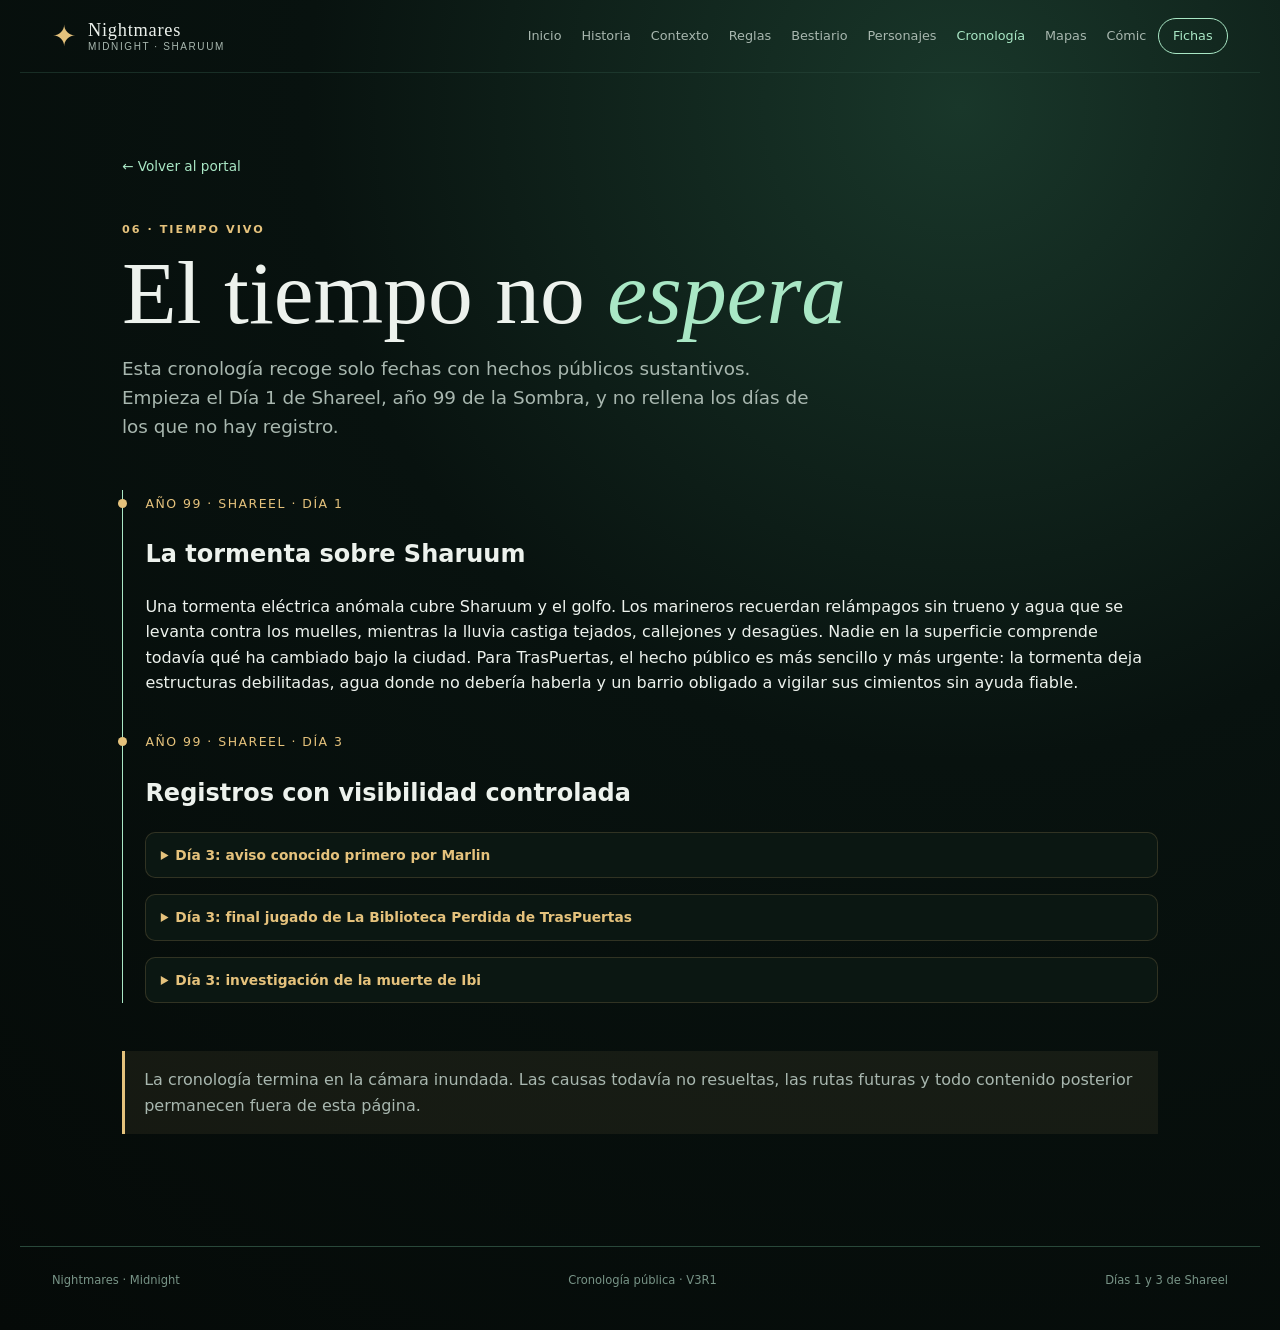
<file: cronologia.html>
<!doctype html>
<html lang="es"><head><meta charset="utf-8"><meta name="viewport" content="width=device-width,initial-scale=1"><meta name="description" content="Cronología pública de Midnight Nightmares"><title>Cronología · Nightmares</title><link rel="stylesheet" href="styles.css"><link rel="stylesheet" href="responsive.css"><link rel="stylesheet" href="v3.css"></head>
<body><header class="site-header"><a class="brand" href="index.html"><span class="sigil">✦</span><span>Nightmares<small>Midnight · Sharuum</small></span></a><nav><a href="index.html">Inicio</a><a href="historia.html">Historia</a><a href="contexto.html">Contexto</a><a href="reglas.html">Reglas</a><a href="bestiario.html">Bestiario</a><a href="personajes.html">Personajes</a><a class="active" href="cronologia.html">Cronología</a><a href="mapas.html">Mapas</a><a href="comic.html">Cómic</a><a class="nav-cta" href="fichas.html">Fichas</a></nav></header>
<main class="page"><a class="back" href="index.html">← Volver al portal</a><p class="eyebrow">06 · TIEMPO VIVO</p><h1>El tiempo no <em>espera</em></h1><p class="page-lede">Esta cronología recoge solo fechas con hechos públicos sustantivos. Empieza el Día 1 de Shareel, año 99 de la Sombra, y no rellena los días de los que no hay registro.</p><div class="timeline"><article class="event"><time>AÑO 99 · SHAREEL · DÍA 1</time><h2>La tormenta sobre Sharuum</h2><p>Una tormenta eléctrica anómala cubre Sharuum y el golfo. Los marineros recuerdan relámpagos sin trueno y agua que se levanta contra los muelles, mientras la lluvia castiga tejados, callejones y desagües. Nadie en la superficie comprende todavía qué ha cambiado bajo la ciudad. Para TrasPuertas, el hecho público es más sencillo y más urgente: la tormenta deja estructuras debilitadas, agua donde no debería haberla y un barrio obligado a vigilar sus cimientos sin ayuda fiable.</p></article><article class="event"><time>AÑO 99 · SHAREEL · DÍA 3</time><h2>Registros con visibilidad controlada</h2><details><summary>Día 3: aviso conocido primero por Marlin</summary><p>Durante la hora anterior al arranque visible de MOD001, Nesma busca a Marlin en El Marino Cojo. En el Orfanato Al-Sharid, Marlin confirma que Liet vive y que Ibi ha muerto mientras la Consigna retira el cuerpo. Este conocimiento pertenece primero a Marlin y solo pasa a ser compartido cuando ella lo cuenta o cuando el grupo se reúne en el orfanato.</p></details><details><summary>Día 3: final jugado de La Biblioteca Perdida de TrasPuertas</summary><p>En Dar al-Sahil, el grupo completa el rescate iniciado tras el derrumbe. Encuentra la salida de la Biblioteca combinando una baldosa con sus marcas de tiza, evita las zonas comprometidas y devuelve a Maysun a la superficie. La niña abraza a Graznak antes de reunirse con su madre. El rescate concede reputación a quienes participaron y deja abierta una responsabilidad: la existencia del acceso no puede separarse del peligro que correría la gente que vive sobre él si la noticia llegara a manos equivocadas.</p></details><details><summary>Día 3: investigación de la muerte de Ibi</summary><p>Reunido en el orfanato, el grupo acepta investigar y examina el cuerpo de Ibi en el mortuorio. Las heridas desmienten la explicación de una alimaña, pero no identifican por sí solas al responsable. Cuando el agua del sótano baja, los personajes encuentran el paso a las cloacas, siguen las señales de la huida de Ibi y exploran hasta una cámara inundada. Allí combaten contra dos cangrejos gigantes y un Feangral. Después, Marlin pierde el control al alimentarse de los restos de uno de los cangrejos y queda con Cordura marcada; Graznak no recibe ninguna marca.</p></details></article></div><div class="notice">La cronología termina en la cámara inundada. Las causas todavía no resueltas, las rutas futuras y todo contenido posterior permanecen fuera de esta página.</div></main><footer><span>Nightmares · Midnight</span><span>Cronología pública · V3R1</span><span>Días 1 y 3 de Shareel</span></footer></body></html>
</file>
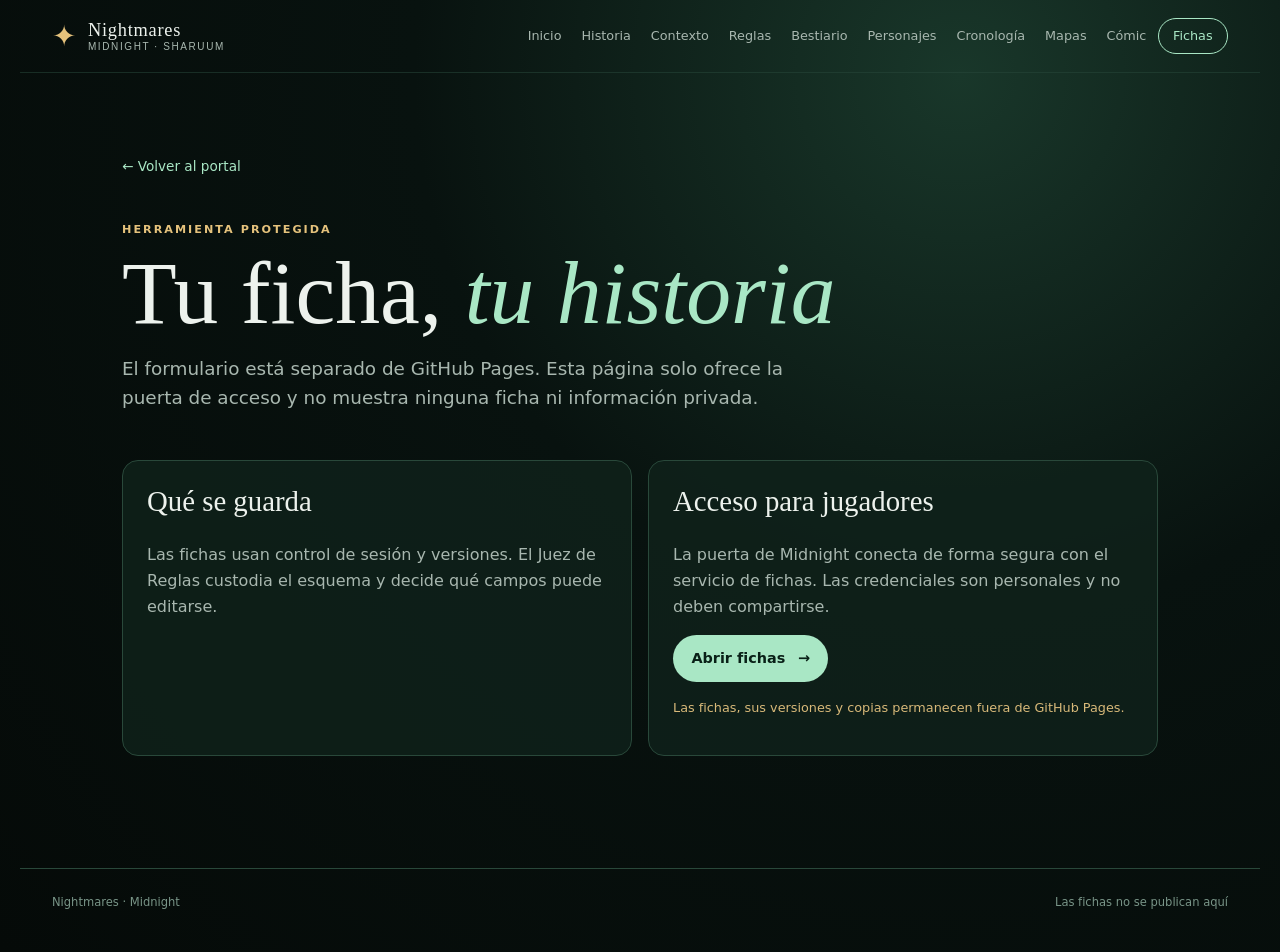
<file: fichas.html>
<!doctype html>
<html lang="es"><head><meta charset="utf-8"><meta name="viewport" content="width=device-width,initial-scale=1"><meta name="description" content="Acceso protegido a fichas de Midnight Nightmares"><title>Fichas · Nightmares</title><link rel="stylesheet" href="styles.css"><link rel="stylesheet" href="responsive.css"></head>
<body><header class="site-header"><a class="brand" href="index.html"><span class="sigil">✦</span><span>Nightmares<small>Midnight · Sharuum</small></span></a><nav><a href="index.html">Inicio</a><a href="historia.html">Historia</a><a href="contexto.html">Contexto</a><a href="reglas.html">Reglas</a><a href="bestiario.html">Bestiario</a><a href="personajes.html">Personajes</a><a href="cronologia.html">Cronología</a><a href="mapas.html">Mapas</a><a href="comic.html">Cómic</a><a class="nav-cta active" href="fichas.html">Fichas</a></nav></header>
<main class="page"><a class="back" href="index.html">← Volver al portal</a><p class="eyebrow">HERRAMIENTA PROTEGIDA</p><h1>Tu ficha, <em>tu historia</em></h1><p class="page-lede">El formulario está separado de GitHub Pages. Esta página solo ofrece la puerta de acceso y no muestra ninguna ficha ni información privada.</p><section class="content-grid"><article class="panel"><h2>Qué se guarda</h2><p>Las fichas usan control de sesión y versiones. El Juez de Reglas custodia el esquema y decide qué campos puede editarse.</p></article><article class="panel"><h2>Acceso para jugadores</h2><p>La puerta de Midnight conecta de forma segura con el servicio de fichas. Las credenciales son personales y no deben compartirse.</p><p><a class="button primary" href="https://midnight-pjs-gateway.nikita-najama.workers.dev/login.html">Abrir fichas <span>→</span></a></p><p class="locked">Las fichas, sus versiones y copias permanecen fuera de GitHub Pages.</p></article></section></main><footer><span>Nightmares · Midnight</span><span>Las fichas no se publican aquí</span></footer></body></html>
</file>
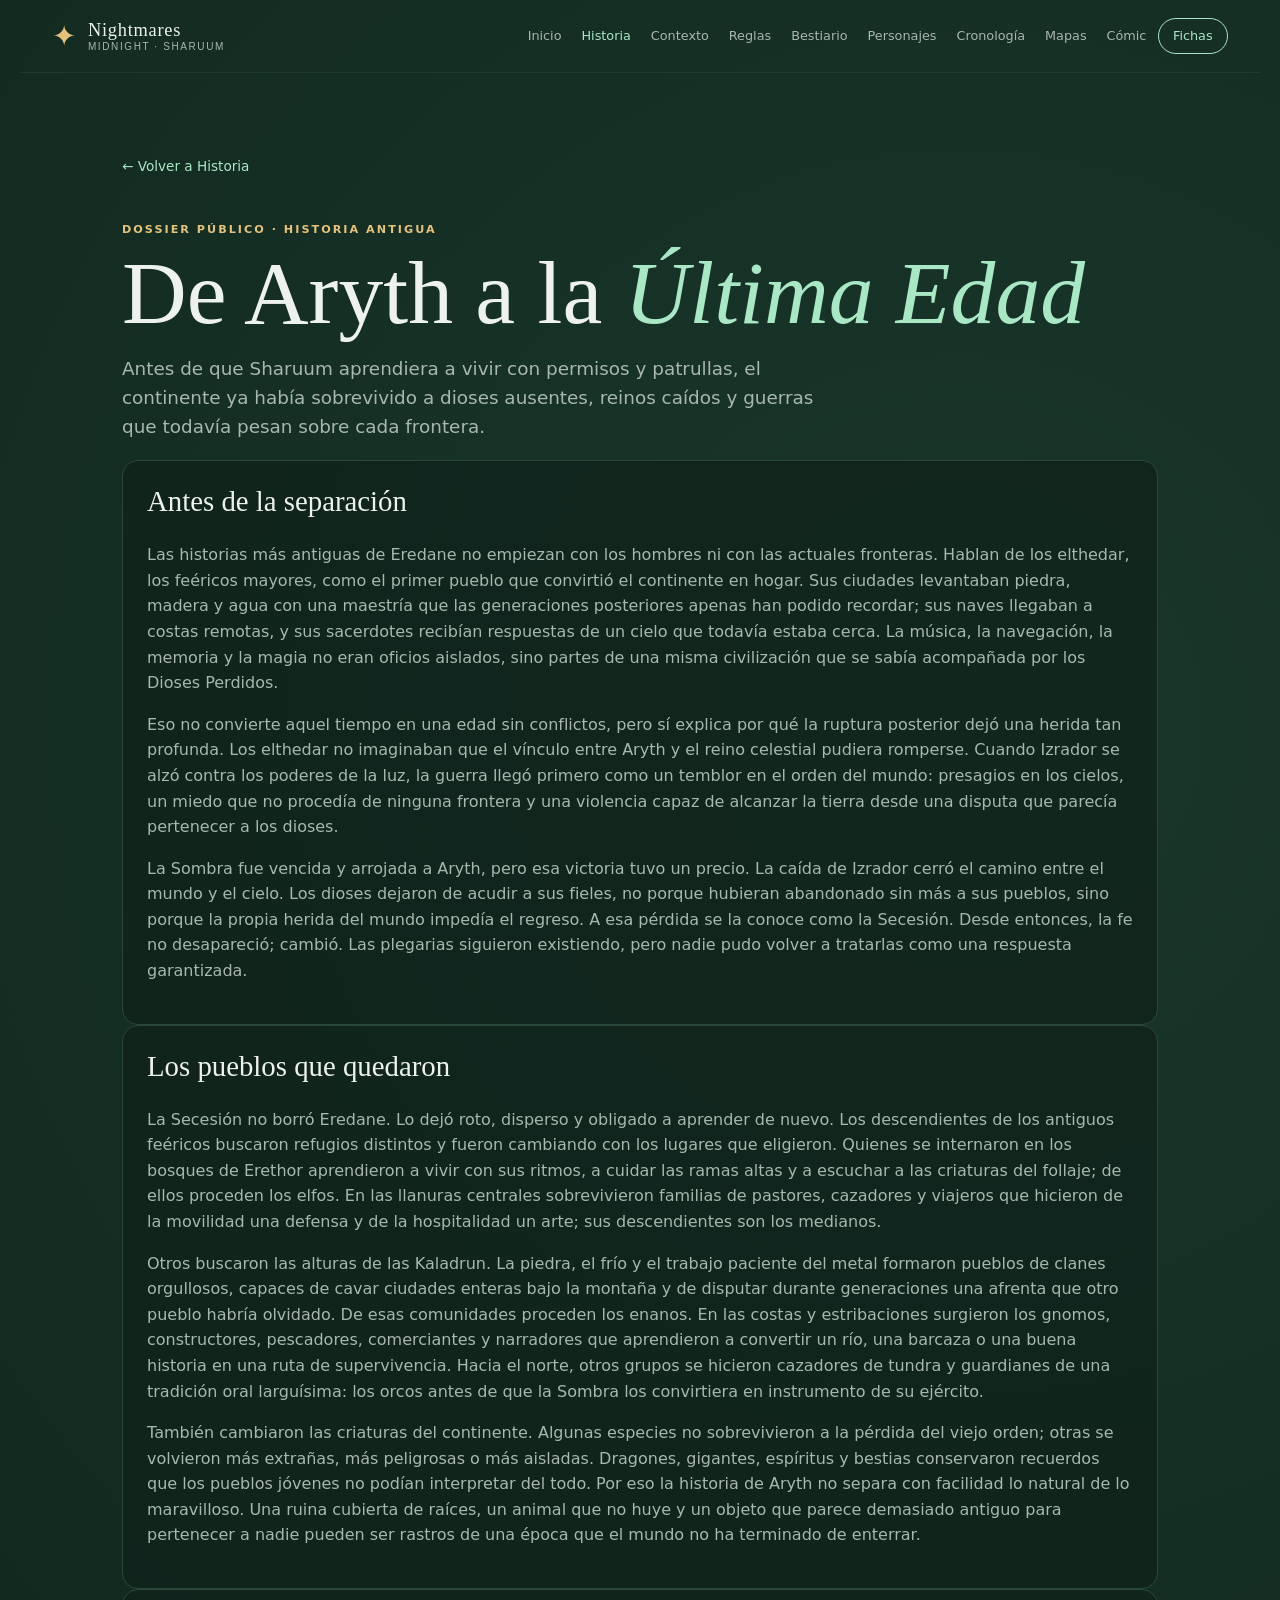
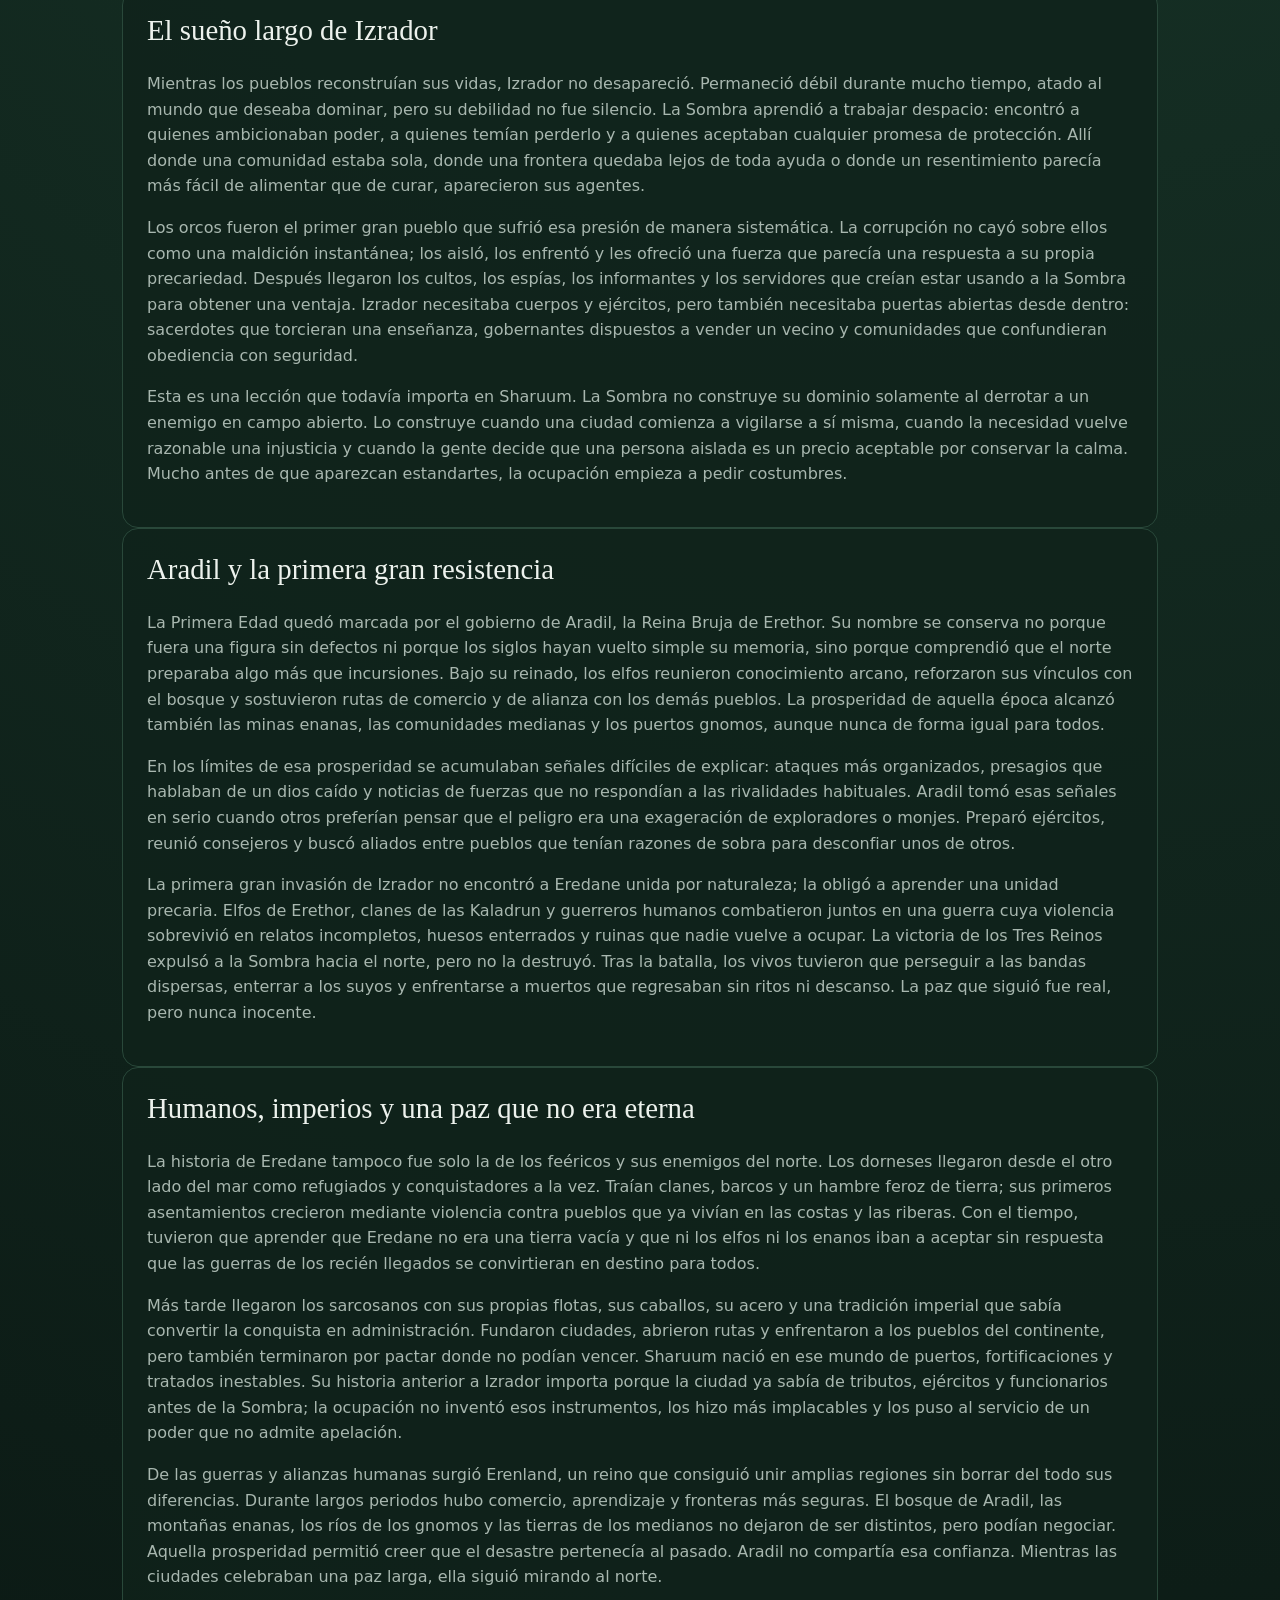
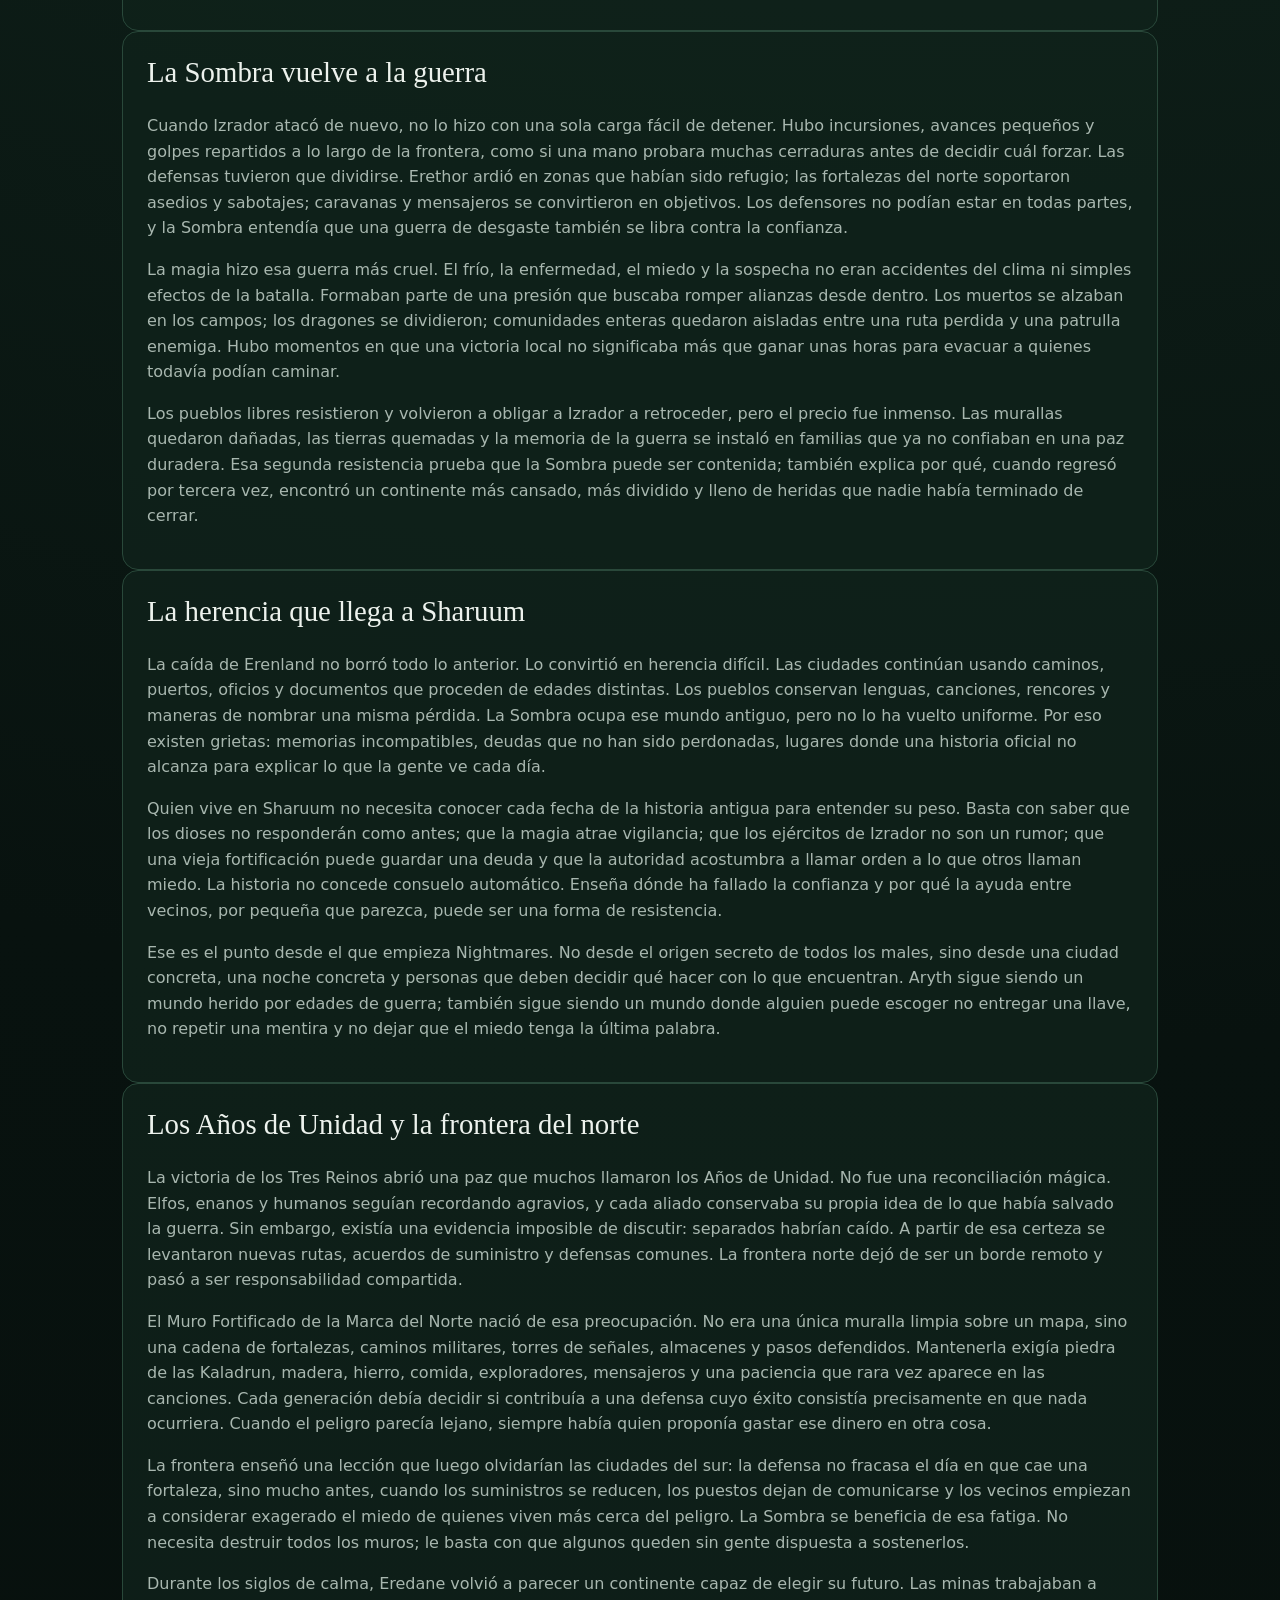
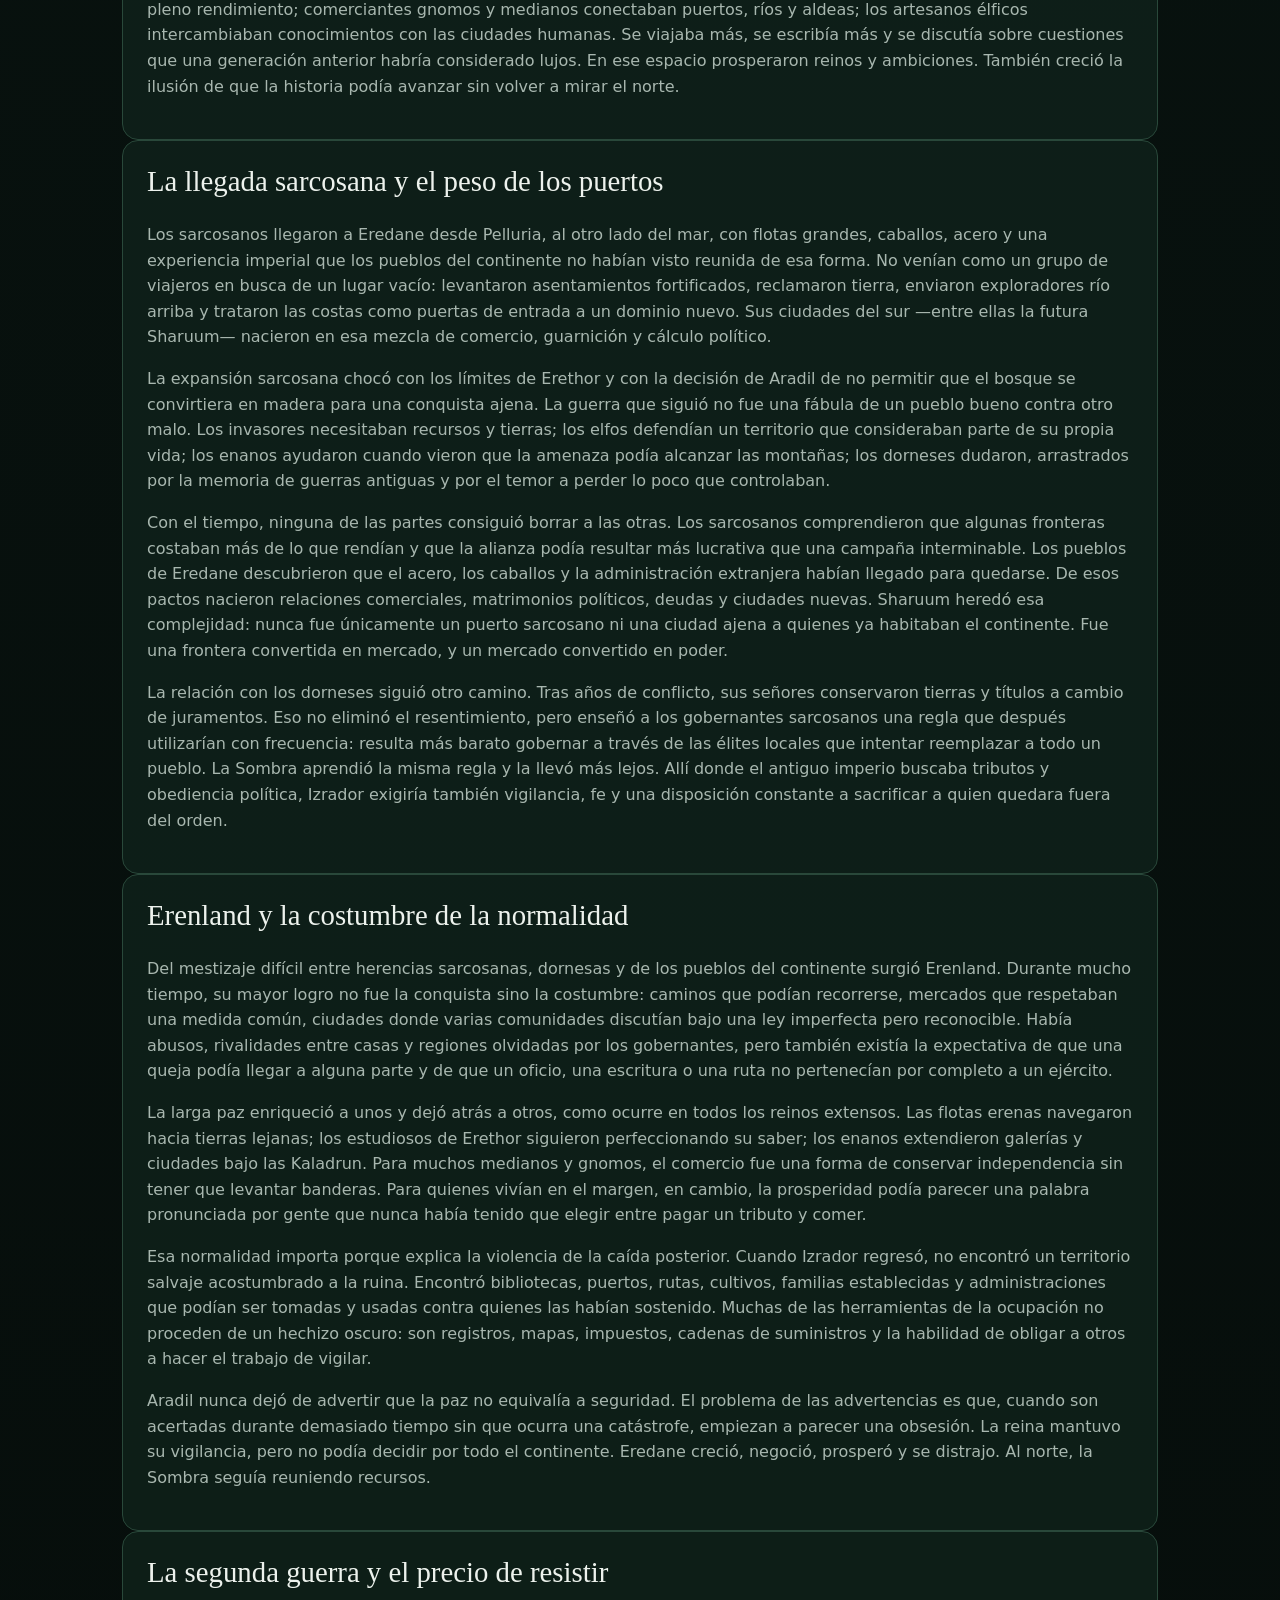
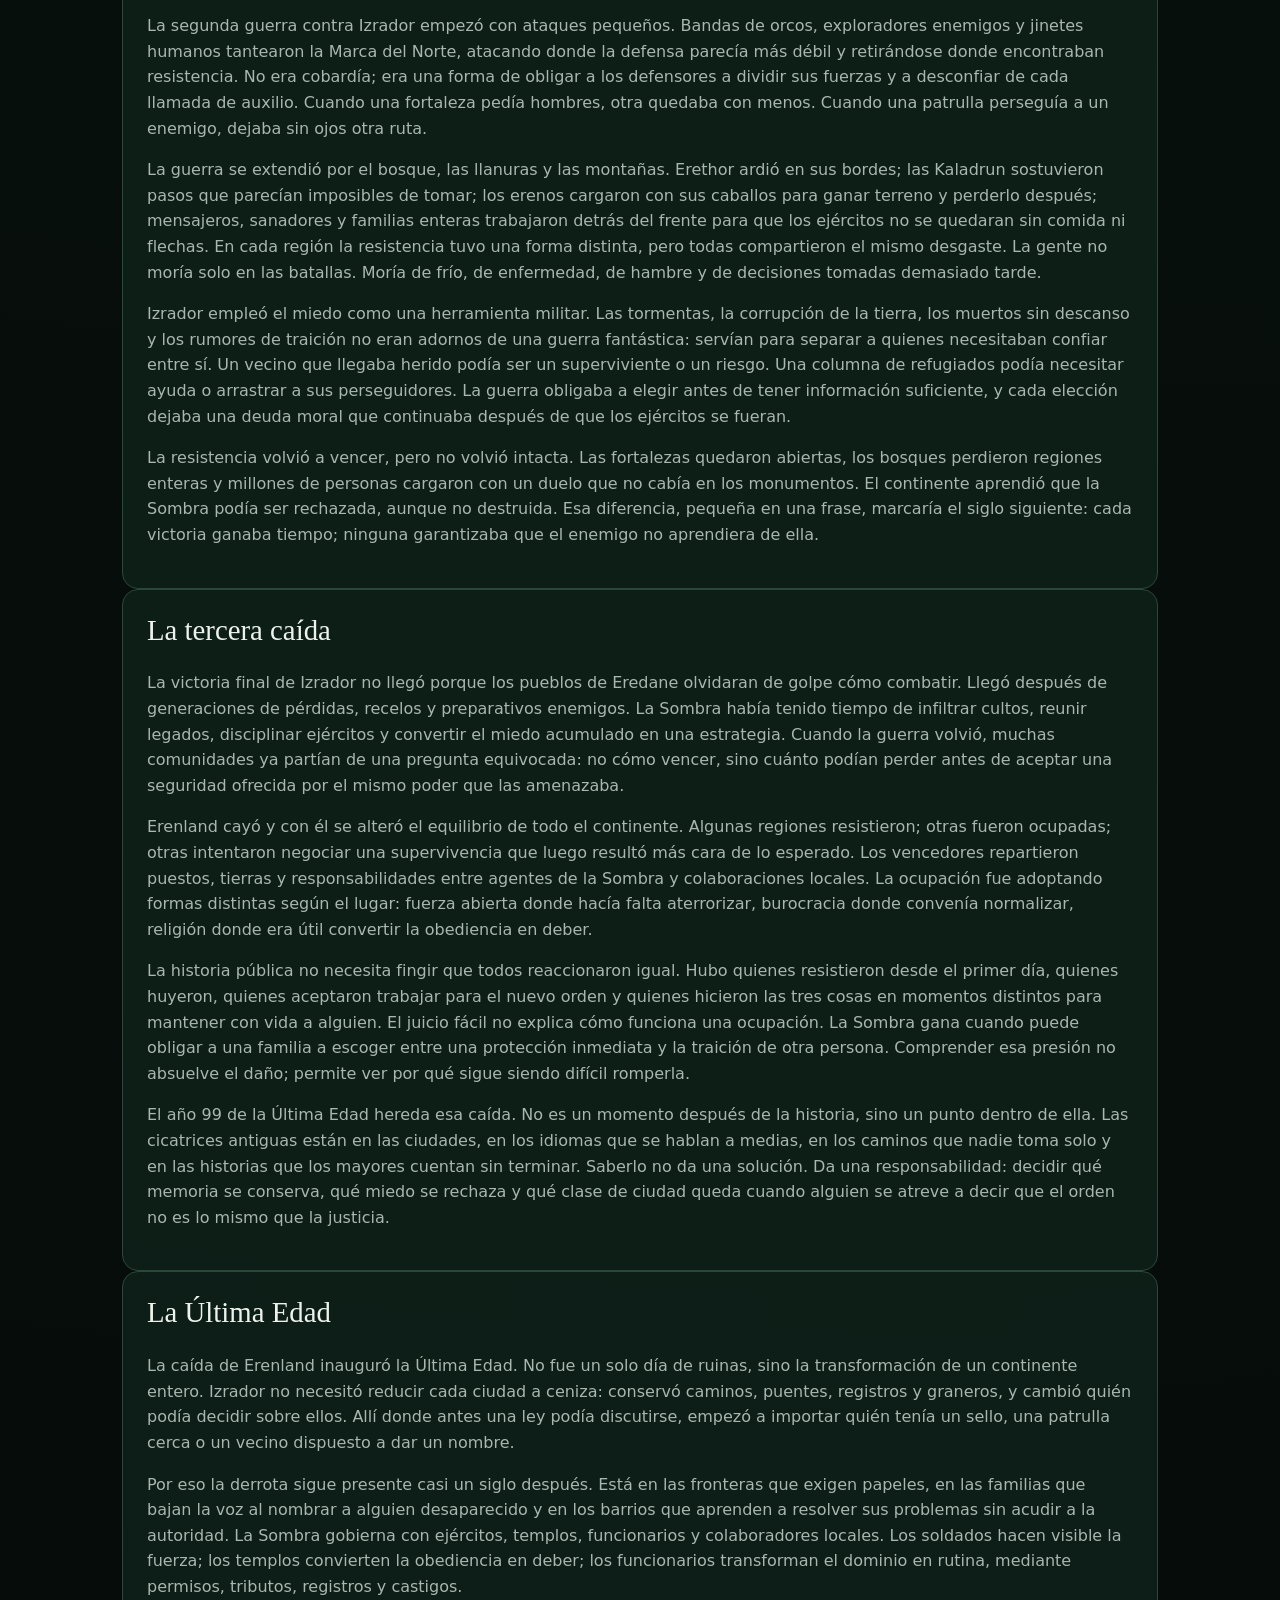
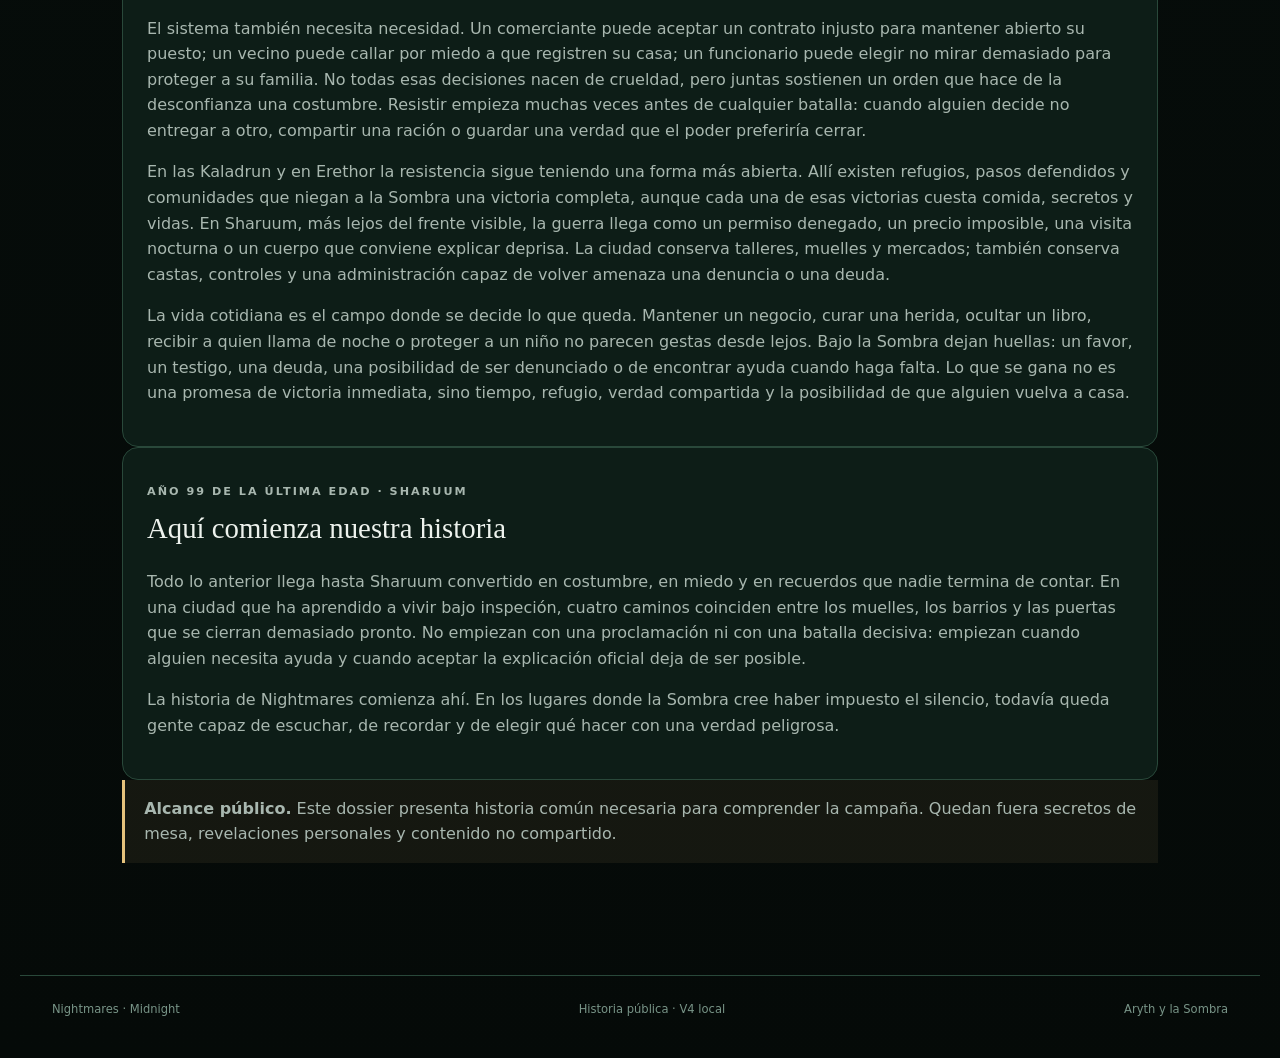
<file: historia-aryth.html>
<!doctype html>
<html lang="es">
<head>
  <meta charset="utf-8">
  <meta name="viewport" content="width=device-width,initial-scale=1">
  <meta name="description" content="Dossier histórico público: Aryth y la Sombra.">
  <title>Historia de Aryth · Nightmares</title>
  <link rel="stylesheet" href="styles.css">
  <link rel="stylesheet" href="responsive.css">
  <link rel="stylesheet" href="v3.css">
</head>
<body>
<header class="site-header"><a class="brand" href="index.html"><span class="sigil">✦</span><span>Nightmares<small>Midnight · Sharuum</small></span></a><nav><a href="index.html">Inicio</a><a class="active" href="historia.html">Historia</a><a href="contexto.html">Contexto</a><a href="reglas.html">Reglas</a><a href="bestiario.html">Bestiario</a><a href="personajes.html">Personajes</a><a href="cronologia.html">Cronología</a><a href="mapas.html">Mapas</a><a href="comic.html">Cómic</a><a class="nav-cta" href="fichas.html">Fichas</a></nav></header>
<main class="page prose-page">
  <a class="back" href="historia.html">← Volver a Historia</a>
  <p class="eyebrow">DOSSIER PÚBLICO · HISTORIA ANTIGUA</p>
  <h1>De Aryth a la <em>Última Edad</em></h1>
  <p class="page-lede">Antes de que Sharuum aprendiera a vivir con permisos y patrullas, el continente ya había sobrevivido a dioses ausentes, reinos caídos y guerras que todavía pesan sobre cada frontera.</p>

  <section class="panel"><h2>Antes de la separación</h2>
  <p>Las historias más antiguas de Eredane no empiezan con los hombres ni con las actuales fronteras. Hablan de los elthedar, los feéricos mayores, como el primer pueblo que convirtió el continente en hogar. Sus ciudades levantaban piedra, madera y agua con una maestría que las generaciones posteriores apenas han podido recordar; sus naves llegaban a costas remotas, y sus sacerdotes recibían respuestas de un cielo que todavía estaba cerca. La música, la navegación, la memoria y la magia no eran oficios aislados, sino partes de una misma civilización que se sabía acompañada por los Dioses Perdidos.</p>
  <p>Eso no convierte aquel tiempo en una edad sin conflictos, pero sí explica por qué la ruptura posterior dejó una herida tan profunda. Los elthedar no imaginaban que el vínculo entre Aryth y el reino celestial pudiera romperse. Cuando Izrador se alzó contra los poderes de la luz, la guerra llegó primero como un temblor en el orden del mundo: presagios en los cielos, un miedo que no procedía de ninguna frontera y una violencia capaz de alcanzar la tierra desde una disputa que parecía pertenecer a los dioses.</p>
  <p>La Sombra fue vencida y arrojada a Aryth, pero esa victoria tuvo un precio. La caída de Izrador cerró el camino entre el mundo y el cielo. Los dioses dejaron de acudir a sus fieles, no porque hubieran abandonado sin más a sus pueblos, sino porque la propia herida del mundo impedía el regreso. A esa pérdida se la conoce como la Secesión. Desde entonces, la fe no desapareció; cambió. Las plegarias siguieron existiendo, pero nadie pudo volver a tratarlas como una respuesta garantizada.</p></section>

  <section class="panel"><h2>Los pueblos que quedaron</h2>
  <p>La Secesión no borró Eredane. Lo dejó roto, disperso y obligado a aprender de nuevo. Los descendientes de los antiguos feéricos buscaron refugios distintos y fueron cambiando con los lugares que eligieron. Quienes se internaron en los bosques de Erethor aprendieron a vivir con sus ritmos, a cuidar las ramas altas y a escuchar a las criaturas del follaje; de ellos proceden los elfos. En las llanuras centrales sobrevivieron familias de pastores, cazadores y viajeros que hicieron de la movilidad una defensa y de la hospitalidad un arte; sus descendientes son los medianos.</p>
  <p>Otros buscaron las alturas de las Kaladrun. La piedra, el frío y el trabajo paciente del metal formaron pueblos de clanes orgullosos, capaces de cavar ciudades enteras bajo la montaña y de disputar durante generaciones una afrenta que otro pueblo habría olvidado. De esas comunidades proceden los enanos. En las costas y estribaciones surgieron los gnomos, constructores, pescadores, comerciantes y narradores que aprendieron a convertir un río, una barcaza o una buena historia en una ruta de supervivencia. Hacia el norte, otros grupos se hicieron cazadores de tundra y guardianes de una tradición oral larguísima: los orcos antes de que la Sombra los convirtiera en instrumento de su ejército.</p>
  <p>También cambiaron las criaturas del continente. Algunas especies no sobrevivieron a la pérdida del viejo orden; otras se volvieron más extrañas, más peligrosas o más aisladas. Dragones, gigantes, espíritus y bestias conservaron recuerdos que los pueblos jóvenes no podían interpretar del todo. Por eso la historia de Aryth no separa con facilidad lo natural de lo maravilloso. Una ruina cubierta de raíces, un animal que no huye y un objeto que parece demasiado antiguo para pertenecer a nadie pueden ser rastros de una época que el mundo no ha terminado de enterrar.</p></section>

  <section class="panel"><h2>El sueño largo de Izrador</h2>
  <p>Mientras los pueblos reconstruían sus vidas, Izrador no desapareció. Permaneció débil durante mucho tiempo, atado al mundo que deseaba dominar, pero su debilidad no fue silencio. La Sombra aprendió a trabajar despacio: encontró a quienes ambicionaban poder, a quienes temían perderlo y a quienes aceptaban cualquier promesa de protección. Allí donde una comunidad estaba sola, donde una frontera quedaba lejos de toda ayuda o donde un resentimiento parecía más fácil de alimentar que de curar, aparecieron sus agentes.</p>
  <p>Los orcos fueron el primer gran pueblo que sufrió esa presión de manera sistemática. La corrupción no cayó sobre ellos como una maldición instantánea; los aisló, los enfrentó y les ofreció una fuerza que parecía una respuesta a su propia precariedad. Después llegaron los cultos, los espías, los informantes y los servidores que creían estar usando a la Sombra para obtener una ventaja. Izrador necesitaba cuerpos y ejércitos, pero también necesitaba puertas abiertas desde dentro: sacerdotes que torcieran una enseñanza, gobernantes dispuestos a vender un vecino y comunidades que confundieran obediencia con seguridad.</p>
  <p>Esta es una lección que todavía importa en Sharuum. La Sombra no construye su dominio solamente al derrotar a un enemigo en campo abierto. Lo construye cuando una ciudad comienza a vigilarse a sí misma, cuando la necesidad vuelve razonable una injusticia y cuando la gente decide que una persona aislada es un precio aceptable por conservar la calma. Mucho antes de que aparezcan estandartes, la ocupación empieza a pedir costumbres.</p></section>

  <section class="panel"><h2>Aradil y la primera gran resistencia</h2>
  <p>La Primera Edad quedó marcada por el gobierno de Aradil, la Reina Bruja de Erethor. Su nombre se conserva no porque fuera una figura sin defectos ni porque los siglos hayan vuelto simple su memoria, sino porque comprendió que el norte preparaba algo más que incursiones. Bajo su reinado, los elfos reunieron conocimiento arcano, reforzaron sus vínculos con el bosque y sostuvieron rutas de comercio y de alianza con los demás pueblos. La prosperidad de aquella época alcanzó también las minas enanas, las comunidades medianas y los puertos gnomos, aunque nunca de forma igual para todos.</p>
  <p>En los límites de esa prosperidad se acumulaban señales difíciles de explicar: ataques más organizados, presagios que hablaban de un dios caído y noticias de fuerzas que no respondían a las rivalidades habituales. Aradil tomó esas señales en serio cuando otros preferían pensar que el peligro era una exageración de exploradores o monjes. Preparó ejércitos, reunió consejeros y buscó aliados entre pueblos que tenían razones de sobra para desconfiar unos de otros.</p>
  <p>La primera gran invasión de Izrador no encontró a Eredane unida por naturaleza; la obligó a aprender una unidad precaria. Elfos de Erethor, clanes de las Kaladrun y guerreros humanos combatieron juntos en una guerra cuya violencia sobrevivió en relatos incompletos, huesos enterrados y ruinas que nadie vuelve a ocupar. La victoria de los Tres Reinos expulsó a la Sombra hacia el norte, pero no la destruyó. Tras la batalla, los vivos tuvieron que perseguir a las bandas dispersas, enterrar a los suyos y enfrentarse a muertos que regresaban sin ritos ni descanso. La paz que siguió fue real, pero nunca inocente.</p></section>

  <section class="panel"><h2>Humanos, imperios y una paz que no era eterna</h2>
  <p>La historia de Eredane tampoco fue solo la de los feéricos y sus enemigos del norte. Los dorneses llegaron desde el otro lado del mar como refugiados y conquistadores a la vez. Traían clanes, barcos y un hambre feroz de tierra; sus primeros asentamientos crecieron mediante violencia contra pueblos que ya vivían en las costas y las riberas. Con el tiempo, tuvieron que aprender que Eredane no era una tierra vacía y que ni los elfos ni los enanos iban a aceptar sin respuesta que las guerras de los recién llegados se convirtieran en destino para todos.</p>
  <p>Más tarde llegaron los sarcosanos con sus propias flotas, sus caballos, su acero y una tradición imperial que sabía convertir la conquista en administración. Fundaron ciudades, abrieron rutas y enfrentaron a los pueblos del continente, pero también terminaron por pactar donde no podían vencer. Sharuum nació en ese mundo de puertos, fortificaciones y tratados inestables. Su historia anterior a Izrador importa porque la ciudad ya sabía de tributos, ejércitos y funcionarios antes de la Sombra; la ocupación no inventó esos instrumentos, los hizo más implacables y los puso al servicio de un poder que no admite apelación.</p>
  <p>De las guerras y alianzas humanas surgió Erenland, un reino que consiguió unir amplias regiones sin borrar del todo sus diferencias. Durante largos periodos hubo comercio, aprendizaje y fronteras más seguras. El bosque de Aradil, las montañas enanas, los ríos de los gnomos y las tierras de los medianos no dejaron de ser distintos, pero podían negociar. Aquella prosperidad permitió creer que el desastre pertenecía al pasado. Aradil no compartía esa confianza. Mientras las ciudades celebraban una paz larga, ella siguió mirando al norte.</p></section>

  <section class="panel"><h2>La Sombra vuelve a la guerra</h2>
  <p>Cuando Izrador atacó de nuevo, no lo hizo con una sola carga fácil de detener. Hubo incursiones, avances pequeños y golpes repartidos a lo largo de la frontera, como si una mano probara muchas cerraduras antes de decidir cuál forzar. Las defensas tuvieron que dividirse. Erethor ardió en zonas que habían sido refugio; las fortalezas del norte soportaron asedios y sabotajes; caravanas y mensajeros se convirtieron en objetivos. Los defensores no podían estar en todas partes, y la Sombra entendía que una guerra de desgaste también se libra contra la confianza.</p>
  <p>La magia hizo esa guerra más cruel. El frío, la enfermedad, el miedo y la sospecha no eran accidentes del clima ni simples efectos de la batalla. Formaban parte de una presión que buscaba romper alianzas desde dentro. Los muertos se alzaban en los campos; los dragones se dividieron; comunidades enteras quedaron aisladas entre una ruta perdida y una patrulla enemiga. Hubo momentos en que una victoria local no significaba más que ganar unas horas para evacuar a quienes todavía podían caminar.</p>
  <p>Los pueblos libres resistieron y volvieron a obligar a Izrador a retroceder, pero el precio fue inmenso. Las murallas quedaron dañadas, las tierras quemadas y la memoria de la guerra se instaló en familias que ya no confiaban en una paz duradera. Esa segunda resistencia prueba que la Sombra puede ser contenida; también explica por qué, cuando regresó por tercera vez, encontró un continente más cansado, más dividido y lleno de heridas que nadie había terminado de cerrar.</p></section>

  <section class="panel"><h2>La herencia que llega a Sharuum</h2>
  <p>La caída de Erenland no borró todo lo anterior. Lo convirtió en herencia difícil. Las ciudades continúan usando caminos, puertos, oficios y documentos que proceden de edades distintas. Los pueblos conservan lenguas, canciones, rencores y maneras de nombrar una misma pérdida. La Sombra ocupa ese mundo antiguo, pero no lo ha vuelto uniforme. Por eso existen grietas: memorias incompatibles, deudas que no han sido perdonadas, lugares donde una historia oficial no alcanza para explicar lo que la gente ve cada día.</p>
  <p>Quien vive en Sharuum no necesita conocer cada fecha de la historia antigua para entender su peso. Basta con saber que los dioses no responderán como antes; que la magia atrae vigilancia; que los ejércitos de Izrador no son un rumor; que una vieja fortificación puede guardar una deuda y que la autoridad acostumbra a llamar orden a lo que otros llaman miedo. La historia no concede consuelo automático. Enseña dónde ha fallado la confianza y por qué la ayuda entre vecinos, por pequeña que parezca, puede ser una forma de resistencia.</p>
  <p>Ese es el punto desde el que empieza Nightmares. No desde el origen secreto de todos los males, sino desde una ciudad concreta, una noche concreta y personas que deben decidir qué hacer con lo que encuentran. Aryth sigue siendo un mundo herido por edades de guerra; también sigue siendo un mundo donde alguien puede escoger no entregar una llave, no repetir una mentira y no dejar que el miedo tenga la última palabra.</p></section>

  <section class="panel"><h2>Los Años de Unidad y la frontera del norte</h2>
  <p>La victoria de los Tres Reinos abrió una paz que muchos llamaron los Años de Unidad. No fue una reconciliación mágica. Elfos, enanos y humanos seguían recordando agravios, y cada aliado conservaba su propia idea de lo que había salvado la guerra. Sin embargo, existía una evidencia imposible de discutir: separados habrían caído. A partir de esa certeza se levantaron nuevas rutas, acuerdos de suministro y defensas comunes. La frontera norte dejó de ser un borde remoto y pasó a ser responsabilidad compartida.</p>
  <p>El Muro Fortificado de la Marca del Norte nació de esa preocupación. No era una única muralla limpia sobre un mapa, sino una cadena de fortalezas, caminos militares, torres de señales, almacenes y pasos defendidos. Mantenerla exigía piedra de las Kaladrun, madera, hierro, comida, exploradores, mensajeros y una paciencia que rara vez aparece en las canciones. Cada generación debía decidir si contribuía a una defensa cuyo éxito consistía precisamente en que nada ocurriera. Cuando el peligro parecía lejano, siempre había quien proponía gastar ese dinero en otra cosa.</p>
  <p>La frontera enseñó una lección que luego olvidarían las ciudades del sur: la defensa no fracasa el día en que cae una fortaleza, sino mucho antes, cuando los suministros se reducen, los puestos dejan de comunicarse y los vecinos empiezan a considerar exagerado el miedo de quienes viven más cerca del peligro. La Sombra se beneficia de esa fatiga. No necesita destruir todos los muros; le basta con que algunos queden sin gente dispuesta a sostenerlos.</p>
  <p>Durante los siglos de calma, Eredane volvió a parecer un continente capaz de elegir su futuro. Las minas trabajaban a pleno rendimiento; comerciantes gnomos y medianos conectaban puertos, ríos y aldeas; los artesanos élficos intercambiaban conocimientos con las ciudades humanas. Se viajaba más, se escribía más y se discutía sobre cuestiones que una generación anterior habría considerado lujos. En ese espacio prosperaron reinos y ambiciones. También creció la ilusión de que la historia podía avanzar sin volver a mirar el norte.</p></section>

  <section class="panel"><h2>La llegada sarcosana y el peso de los puertos</h2>
  <p>Los sarcosanos llegaron a Eredane desde Pelluria, al otro lado del mar, con flotas grandes, caballos, acero y una experiencia imperial que los pueblos del continente no habían visto reunida de esa forma. No venían como un grupo de viajeros en busca de un lugar vacío: levantaron asentamientos fortificados, reclamaron tierra, enviaron exploradores río arriba y trataron las costas como puertas de entrada a un dominio nuevo. Sus ciudades del sur —entre ellas la futura Sharuum— nacieron en esa mezcla de comercio, guarnición y cálculo político.</p>
  <p>La expansión sarcosana chocó con los límites de Erethor y con la decisión de Aradil de no permitir que el bosque se convirtiera en madera para una conquista ajena. La guerra que siguió no fue una fábula de un pueblo bueno contra otro malo. Los invasores necesitaban recursos y tierras; los elfos defendían un territorio que consideraban parte de su propia vida; los enanos ayudaron cuando vieron que la amenaza podía alcanzar las montañas; los dorneses dudaron, arrastrados por la memoria de guerras antiguas y por el temor a perder lo poco que controlaban.</p>
  <p>Con el tiempo, ninguna de las partes consiguió borrar a las otras. Los sarcosanos comprendieron que algunas fronteras costaban más de lo que rendían y que la alianza podía resultar más lucrativa que una campaña interminable. Los pueblos de Eredane descubrieron que el acero, los caballos y la administración extranjera habían llegado para quedarse. De esos pactos nacieron relaciones comerciales, matrimonios políticos, deudas y ciudades nuevas. Sharuum heredó esa complejidad: nunca fue únicamente un puerto sarcosano ni una ciudad ajena a quienes ya habitaban el continente. Fue una frontera convertida en mercado, y un mercado convertido en poder.</p>
  <p>La relación con los dorneses siguió otro camino. Tras años de conflicto, sus señores conservaron tierras y títulos a cambio de juramentos. Eso no eliminó el resentimiento, pero enseñó a los gobernantes sarcosanos una regla que después utilizarían con frecuencia: resulta más barato gobernar a través de las élites locales que intentar reemplazar a todo un pueblo. La Sombra aprendió la misma regla y la llevó más lejos. Allí donde el antiguo imperio buscaba tributos y obediencia política, Izrador exigiría también vigilancia, fe y una disposición constante a sacrificar a quien quedara fuera del orden.</p></section>

  <section class="panel"><h2>Erenland y la costumbre de la normalidad</h2>
  <p>Del mestizaje difícil entre herencias sarcosanas, dornesas y de los pueblos del continente surgió Erenland. Durante mucho tiempo, su mayor logro no fue la conquista sino la costumbre: caminos que podían recorrerse, mercados que respetaban una medida común, ciudades donde varias comunidades discutían bajo una ley imperfecta pero reconocible. Había abusos, rivalidades entre casas y regiones olvidadas por los gobernantes, pero también existía la expectativa de que una queja podía llegar a alguna parte y de que un oficio, una escritura o una ruta no pertenecían por completo a un ejército.</p>
  <p>La larga paz enriqueció a unos y dejó atrás a otros, como ocurre en todos los reinos extensos. Las flotas erenas navegaron hacia tierras lejanas; los estudiosos de Erethor siguieron perfeccionando su saber; los enanos extendieron galerías y ciudades bajo las Kaladrun. Para muchos medianos y gnomos, el comercio fue una forma de conservar independencia sin tener que levantar banderas. Para quienes vivían en el margen, en cambio, la prosperidad podía parecer una palabra pronunciada por gente que nunca había tenido que elegir entre pagar un tributo y comer.</p>
  <p>Esa normalidad importa porque explica la violencia de la caída posterior. Cuando Izrador regresó, no encontró un territorio salvaje acostumbrado a la ruina. Encontró bibliotecas, puertos, rutas, cultivos, familias establecidas y administraciones que podían ser tomadas y usadas contra quienes las habían sostenido. Muchas de las herramientas de la ocupación no proceden de un hechizo oscuro: son registros, mapas, impuestos, cadenas de suministros y la habilidad de obligar a otros a hacer el trabajo de vigilar.</p>
  <p>Aradil nunca dejó de advertir que la paz no equivalía a seguridad. El problema de las advertencias es que, cuando son acertadas durante demasiado tiempo sin que ocurra una catástrofe, empiezan a parecer una obsesión. La reina mantuvo su vigilancia, pero no podía decidir por todo el continente. Eredane creció, negoció, prosperó y se distrajo. Al norte, la Sombra seguía reuniendo recursos.</p></section>

  <section class="panel"><h2>La segunda guerra y el precio de resistir</h2>
  <p>La segunda guerra contra Izrador empezó con ataques pequeños. Bandas de orcos, exploradores enemigos y jinetes humanos tantearon la Marca del Norte, atacando donde la defensa parecía más débil y retirándose donde encontraban resistencia. No era cobardía; era una forma de obligar a los defensores a dividir sus fuerzas y a desconfiar de cada llamada de auxilio. Cuando una fortaleza pedía hombres, otra quedaba con menos. Cuando una patrulla perseguía a un enemigo, dejaba sin ojos otra ruta.</p>
  <p>La guerra se extendió por el bosque, las llanuras y las montañas. Erethor ardió en sus bordes; las Kaladrun sostuvieron pasos que parecían imposibles de tomar; los erenos cargaron con sus caballos para ganar terreno y perderlo después; mensajeros, sanadores y familias enteras trabajaron detrás del frente para que los ejércitos no se quedaran sin comida ni flechas. En cada región la resistencia tuvo una forma distinta, pero todas compartieron el mismo desgaste. La gente no moría solo en las batallas. Moría de frío, de enfermedad, de hambre y de decisiones tomadas demasiado tarde.</p>
  <p>Izrador empleó el miedo como una herramienta militar. Las tormentas, la corrupción de la tierra, los muertos sin descanso y los rumores de traición no eran adornos de una guerra fantástica: servían para separar a quienes necesitaban confiar entre sí. Un vecino que llegaba herido podía ser un superviviente o un riesgo. Una columna de refugiados podía necesitar ayuda o arrastrar a sus perseguidores. La guerra obligaba a elegir antes de tener información suficiente, y cada elección dejaba una deuda moral que continuaba después de que los ejércitos se fueran.</p>
  <p>La resistencia volvió a vencer, pero no volvió intacta. Las fortalezas quedaron abiertas, los bosques perdieron regiones enteras y millones de personas cargaron con un duelo que no cabía en los monumentos. El continente aprendió que la Sombra podía ser rechazada, aunque no destruida. Esa diferencia, pequeña en una frase, marcaría el siglo siguiente: cada victoria ganaba tiempo; ninguna garantizaba que el enemigo no aprendiera de ella.</p></section>

  <section class="panel"><h2>La tercera caída</h2>
  <p>La victoria final de Izrador no llegó porque los pueblos de Eredane olvidaran de golpe cómo combatir. Llegó después de generaciones de pérdidas, recelos y preparativos enemigos. La Sombra había tenido tiempo de infiltrar cultos, reunir legados, disciplinar ejércitos y convertir el miedo acumulado en una estrategia. Cuando la guerra volvió, muchas comunidades ya partían de una pregunta equivocada: no cómo vencer, sino cuánto podían perder antes de aceptar una seguridad ofrecida por el mismo poder que las amenazaba.</p>
  <p>Erenland cayó y con él se alteró el equilibrio de todo el continente. Algunas regiones resistieron; otras fueron ocupadas; otras intentaron negociar una supervivencia que luego resultó más cara de lo esperado. Los vencedores repartieron puestos, tierras y responsabilidades entre agentes de la Sombra y colaboraciones locales. La ocupación fue adoptando formas distintas según el lugar: fuerza abierta donde hacía falta aterrorizar, burocracia donde convenía normalizar, religión donde era útil convertir la obediencia en deber.</p>
  <p>La historia pública no necesita fingir que todos reaccionaron igual. Hubo quienes resistieron desde el primer día, quienes huyeron, quienes aceptaron trabajar para el nuevo orden y quienes hicieron las tres cosas en momentos distintos para mantener con vida a alguien. El juicio fácil no explica cómo funciona una ocupación. La Sombra gana cuando puede obligar a una familia a escoger entre una protección inmediata y la traición de otra persona. Comprender esa presión no absuelve el daño; permite ver por qué sigue siendo difícil romperla.</p>
  <p>El año 99 de la Última Edad hereda esa caída. No es un momento después de la historia, sino un punto dentro de ella. Las cicatrices antiguas están en las ciudades, en los idiomas que se hablan a medias, en los caminos que nadie toma solo y en las historias que los mayores cuentan sin terminar. Saberlo no da una solución. Da una responsabilidad: decidir qué memoria se conserva, qué miedo se rechaza y qué clase de ciudad queda cuando alguien se atreve a decir que el orden no es lo mismo que la justicia.</p></section>

  <section class="panel"><h2>La Última Edad</h2>
  <p>La caída de Erenland inauguró la Última Edad. No fue un solo día de ruinas, sino la transformación de un continente entero. Izrador no necesitó reducir cada ciudad a ceniza: conservó caminos, puentes, registros y graneros, y cambió quién podía decidir sobre ellos. Allí donde antes una ley podía discutirse, empezó a importar quién tenía un sello, una patrulla cerca o un vecino dispuesto a dar un nombre.</p>
  <p>Por eso la derrota sigue presente casi un siglo después. Está en las fronteras que exigen papeles, en las familias que bajan la voz al nombrar a alguien desaparecido y en los barrios que aprenden a resolver sus problemas sin acudir a la autoridad. La Sombra gobierna con ejércitos, templos, funcionarios y colaboradores locales. Los soldados hacen visible la fuerza; los templos convierten la obediencia en deber; los funcionarios transforman el dominio en rutina, mediante permisos, tributos, registros y castigos.</p>
  <p>El sistema también necesita necesidad. Un comerciante puede aceptar un contrato injusto para mantener abierto su puesto; un vecino puede callar por miedo a que registren su casa; un funcionario puede elegir no mirar demasiado para proteger a su familia. No todas esas decisiones nacen de crueldad, pero juntas sostienen un orden que hace de la desconfianza una costumbre. Resistir empieza muchas veces antes de cualquier batalla: cuando alguien decide no entregar a otro, compartir una ración o guardar una verdad que el poder preferiría cerrar.</p>
  <p>En las Kaladrun y en Erethor la resistencia sigue teniendo una forma más abierta. Allí existen refugios, pasos defendidos y comunidades que niegan a la Sombra una victoria completa, aunque cada una de esas victorias cuesta comida, secretos y vidas. En Sharuum, más lejos del frente visible, la guerra llega como un permiso denegado, un precio imposible, una visita nocturna o un cuerpo que conviene explicar deprisa. La ciudad conserva talleres, muelles y mercados; también conserva castas, controles y una administración capaz de volver amenaza una denuncia o una deuda.</p>
  <p>La vida cotidiana es el campo donde se decide lo que queda. Mantener un negocio, curar una herida, ocultar un libro, recibir a quien llama de noche o proteger a un niño no parecen gestas desde lejos. Bajo la Sombra dejan huellas: un favor, un testigo, una deuda, una posibilidad de ser denunciado o de encontrar ayuda cuando haga falta. Lo que se gana no es una promesa de victoria inmediata, sino tiempo, refugio, verdad compartida y la posibilidad de que alguien vuelva a casa.</p></section>

  <section class="panel story-threshold"><p class="eyebrow">AÑO 99 DE LA ÚLTIMA EDAD · SHARUUM</p><h2>Aquí comienza nuestra historia</h2>
  <p>Todo lo anterior llega hasta Sharuum convertido en costumbre, en miedo y en recuerdos que nadie termina de contar. En una ciudad que ha aprendido a vivir bajo inspeción, cuatro caminos coinciden entre los muelles, los barrios y las puertas que se cierran demasiado pronto. No empiezan con una proclamación ni con una batalla decisiva: empiezan cuando alguien necesita ayuda y cuando aceptar la explicación oficial deja de ser posible.</p>
  <p>La historia de Nightmares comienza ahí. En los lugares donde la Sombra cree haber impuesto el silencio, todavía queda gente capaz de escuchar, de recordar y de elegir qué hacer con una verdad peligrosa.</p></section>

  <aside class="notice"><strong>Alcance público.</strong> Este dossier presenta historia común necesaria para comprender la campaña. Quedan fuera secretos de mesa, revelaciones personales y contenido no compartido.</aside>
</main>
<footer><span>Nightmares · Midnight</span><span>Historia pública · V4 local</span><span>Aryth y la Sombra</span></footer>
</body>
</html>
</file>
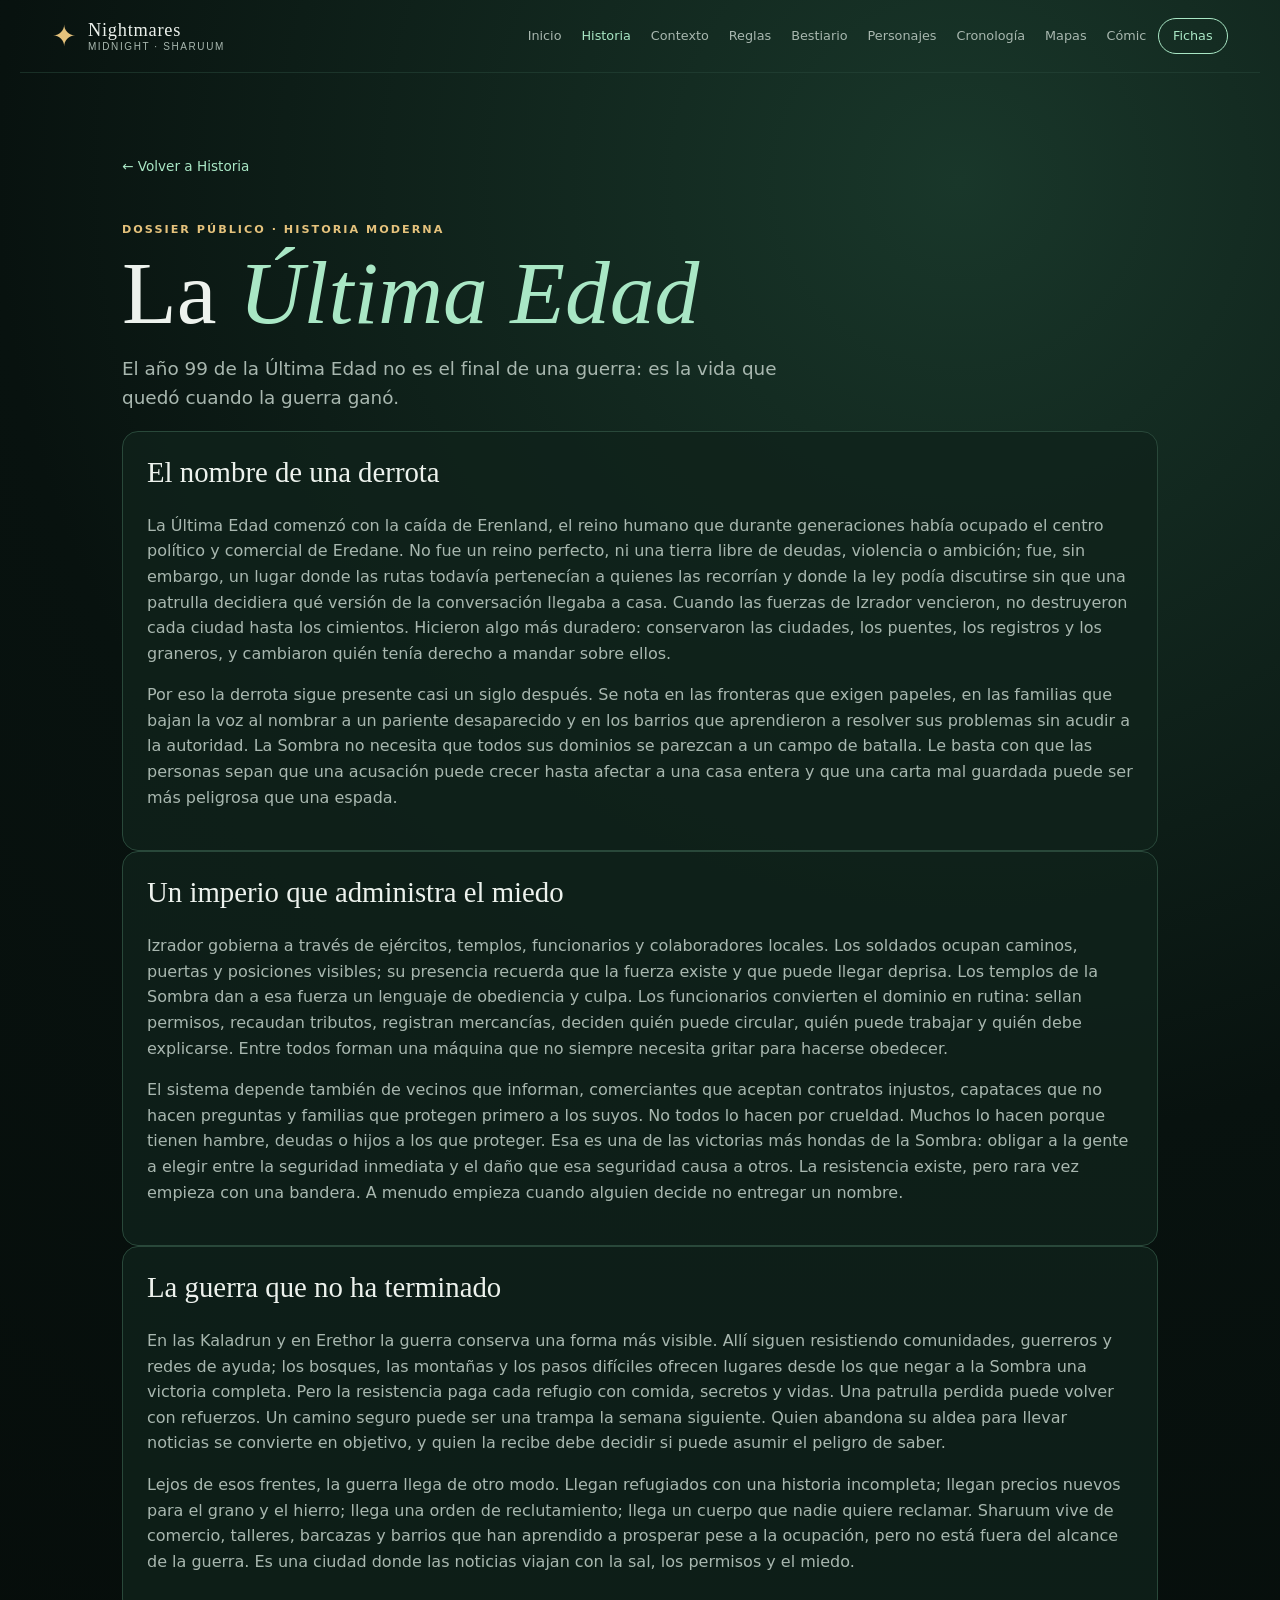
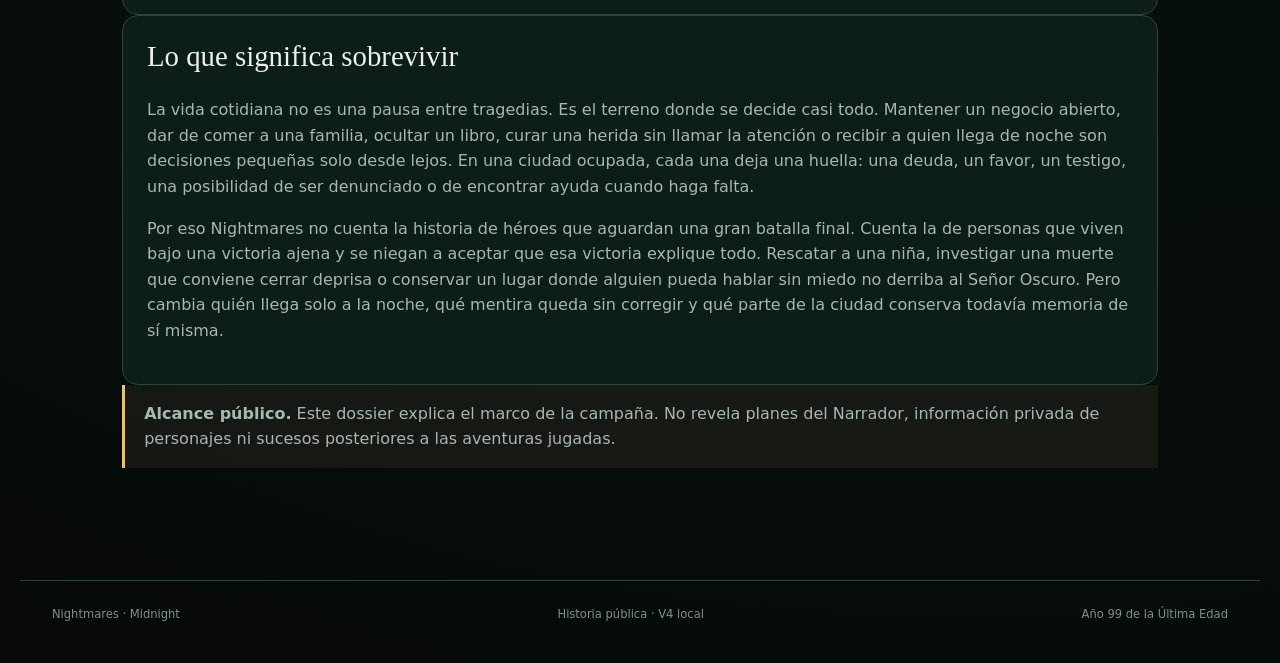
<file: historia-ultima-edad.html>
<!doctype html>
<html lang="es">
<head>
  <meta charset="utf-8">
  <meta name="viewport" content="width=device-width,initial-scale=1">
  <meta name="description" content="Dossier histórico público: La Última Edad de Eredane.">
  <title>La Última Edad · Nightmares</title>
  <link rel="stylesheet" href="styles.css">
  <link rel="stylesheet" href="responsive.css">
  <link rel="stylesheet" href="v3.css">
</head>
<body>
<header class="site-header"><a class="brand" href="index.html"><span class="sigil">✦</span><span>Nightmares<small>Midnight · Sharuum</small></span></a><nav><a href="index.html">Inicio</a><a class="active" href="historia.html">Historia</a><a href="contexto.html">Contexto</a><a href="reglas.html">Reglas</a><a href="bestiario.html">Bestiario</a><a href="personajes.html">Personajes</a><a href="cronologia.html">Cronología</a><a href="mapas.html">Mapas</a><a href="comic.html">Cómic</a><a class="nav-cta" href="fichas.html">Fichas</a></nav></header>
<main class="page prose-page">
  <a class="back" href="historia.html">← Volver a Historia</a>
  <p class="eyebrow">DOSSIER PÚBLICO · HISTORIA MODERNA</p>
  <h1>La <em>Última Edad</em></h1>
  <p class="page-lede">El año 99 de la Última Edad no es el final de una guerra: es la vida que quedó cuando la guerra ganó.</p>

  <section class="panel"><h2>El nombre de una derrota</h2>
  <p>La Última Edad comenzó con la caída de Erenland, el reino humano que durante generaciones había ocupado el centro político y comercial de Eredane. No fue un reino perfecto, ni una tierra libre de deudas, violencia o ambición; fue, sin embargo, un lugar donde las rutas todavía pertenecían a quienes las recorrían y donde la ley podía discutirse sin que una patrulla decidiera qué versión de la conversación llegaba a casa. Cuando las fuerzas de Izrador vencieron, no destruyeron cada ciudad hasta los cimientos. Hicieron algo más duradero: conservaron las ciudades, los puentes, los registros y los graneros, y cambiaron quién tenía derecho a mandar sobre ellos.</p>
  <p>Por eso la derrota sigue presente casi un siglo después. Se nota en las fronteras que exigen papeles, en las familias que bajan la voz al nombrar a un pariente desaparecido y en los barrios que aprendieron a resolver sus problemas sin acudir a la autoridad. La Sombra no necesita que todos sus dominios se parezcan a un campo de batalla. Le basta con que las personas sepan que una acusación puede crecer hasta afectar a una casa entera y que una carta mal guardada puede ser más peligrosa que una espada.</p></section>

  <section class="panel"><h2>Un imperio que administra el miedo</h2>
  <p>Izrador gobierna a través de ejércitos, templos, funcionarios y colaboradores locales. Los soldados ocupan caminos, puertas y posiciones visibles; su presencia recuerda que la fuerza existe y que puede llegar deprisa. Los templos de la Sombra dan a esa fuerza un lenguaje de obediencia y culpa. Los funcionarios convierten el dominio en rutina: sellan permisos, recaudan tributos, registran mercancías, deciden quién puede circular, quién puede trabajar y quién debe explicarse. Entre todos forman una máquina que no siempre necesita gritar para hacerse obedecer.</p>
  <p>El sistema depende también de vecinos que informan, comerciantes que aceptan contratos injustos, capataces que no hacen preguntas y familias que protegen primero a los suyos. No todos lo hacen por crueldad. Muchos lo hacen porque tienen hambre, deudas o hijos a los que proteger. Esa es una de las victorias más hondas de la Sombra: obligar a la gente a elegir entre la seguridad inmediata y el daño que esa seguridad causa a otros. La resistencia existe, pero rara vez empieza con una bandera. A menudo empieza cuando alguien decide no entregar un nombre.</p></section>

  <section class="panel"><h2>La guerra que no ha terminado</h2>
  <p>En las Kaladrun y en Erethor la guerra conserva una forma más visible. Allí siguen resistiendo comunidades, guerreros y redes de ayuda; los bosques, las montañas y los pasos difíciles ofrecen lugares desde los que negar a la Sombra una victoria completa. Pero la resistencia paga cada refugio con comida, secretos y vidas. Una patrulla perdida puede volver con refuerzos. Un camino seguro puede ser una trampa la semana siguiente. Quien abandona su aldea para llevar noticias se convierte en objetivo, y quien la recibe debe decidir si puede asumir el peligro de saber.</p>
  <p>Lejos de esos frentes, la guerra llega de otro modo. Llegan refugiados con una historia incompleta; llegan precios nuevos para el grano y el hierro; llega una orden de reclutamiento; llega un cuerpo que nadie quiere reclamar. Sharuum vive de comercio, talleres, barcazas y barrios que han aprendido a prosperar pese a la ocupación, pero no está fuera del alcance de la guerra. Es una ciudad donde las noticias viajan con la sal, los permisos y el miedo.</p></section>

  <section class="panel"><h2>Lo que significa sobrevivir</h2>
  <p>La vida cotidiana no es una pausa entre tragedias. Es el terreno donde se decide casi todo. Mantener un negocio abierto, dar de comer a una familia, ocultar un libro, curar una herida sin llamar la atención o recibir a quien llega de noche son decisiones pequeñas solo desde lejos. En una ciudad ocupada, cada una deja una huella: una deuda, un favor, un testigo, una posibilidad de ser denunciado o de encontrar ayuda cuando haga falta.</p>
  <p>Por eso Nightmares no cuenta la historia de héroes que aguardan una gran batalla final. Cuenta la de personas que viven bajo una victoria ajena y se niegan a aceptar que esa victoria explique todo. Rescatar a una niña, investigar una muerte que conviene cerrar deprisa o conservar un lugar donde alguien pueda hablar sin miedo no derriba al Señor Oscuro. Pero cambia quién llega solo a la noche, qué mentira queda sin corregir y qué parte de la ciudad conserva todavía memoria de sí misma.</p></section>

  <aside class="notice"><strong>Alcance público.</strong> Este dossier explica el marco de la campaña. No revela planes del Narrador, información privada de personajes ni sucesos posteriores a las aventuras jugadas.</aside>
</main>
<footer><span>Nightmares · Midnight</span><span>Historia pública · V4 local</span><span>Año 99 de la Última Edad</span></footer>
</body>
</html>
</file>
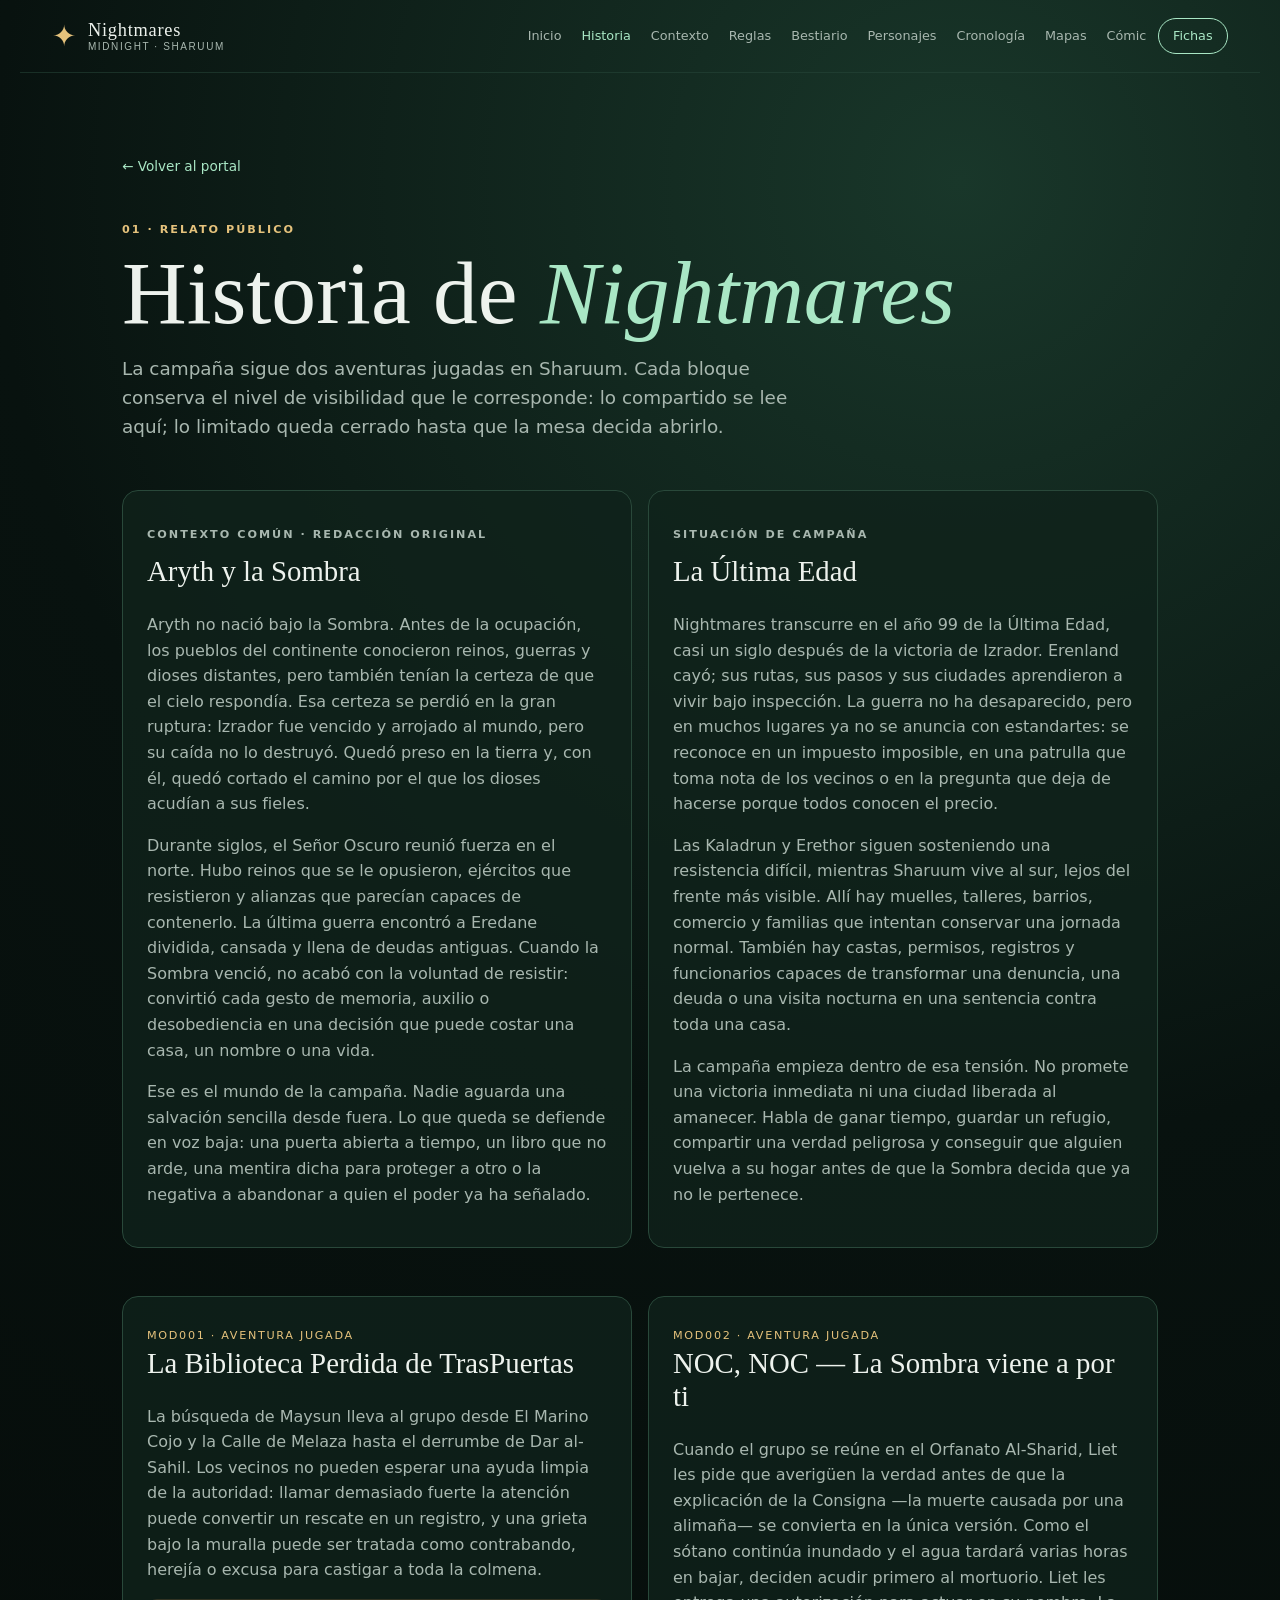
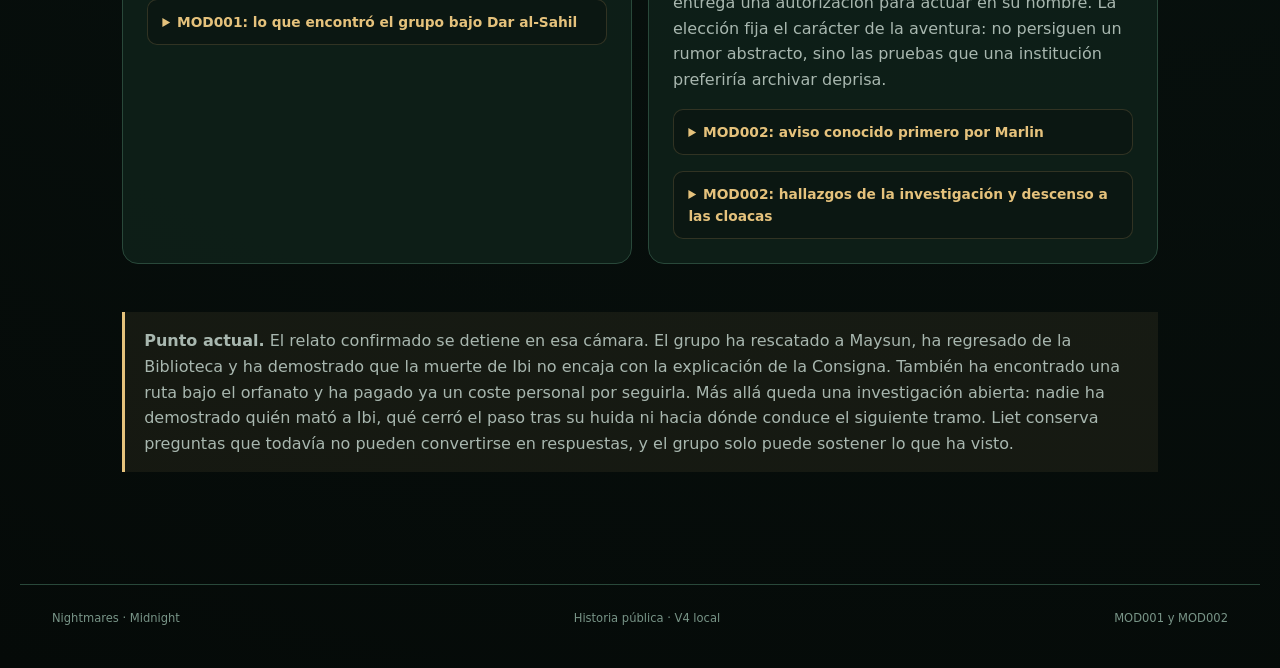
<file: historia.html>
<!doctype html>
<html lang="es"><head><meta charset="utf-8"><meta name="viewport" content="width=device-width,initial-scale=1"><meta name="description" content="Historia pública de Midnight Nightmares"><title>Historia · Nightmares</title><link rel="stylesheet" href="styles.css"><link rel="stylesheet" href="responsive.css"><link rel="stylesheet" href="v3.css"></head>
<body><header class="site-header"><a class="brand" href="index.html"><span class="sigil">✦</span><span>Nightmares<small>Midnight · Sharuum</small></span></a><nav><a href="index.html">Inicio</a><a class="active" href="historia.html">Historia</a><a href="contexto.html">Contexto</a><a href="reglas.html">Reglas</a><a href="bestiario.html">Bestiario</a><a href="personajes.html">Personajes</a><a href="cronologia.html">Cronología</a><a href="mapas.html">Mapas</a><a href="comic.html">Cómic</a><a class="nav-cta" href="fichas.html">Fichas</a></nav></header>
<main class="page"><a class="back" href="index.html">← Volver al portal</a><p class="eyebrow">01 · RELATO PÚBLICO</p><h1>Historia de <em>Nightmares</em></h1><p class="page-lede">La campaña sigue dos aventuras jugadas en Sharuum. Cada bloque conserva el nivel de visibilidad que le corresponde: lo compartido se lee aquí; lo limitado queda cerrado hasta que la mesa decida abrirlo.</p>
<section class="story-prologue"><article class="panel"><p class="eyebrow">CONTEXTO COMÚN · REDACCIÓN ORIGINAL</p><h2>Aryth y la Sombra</h2><p>Aryth no nació bajo la Sombra. Antes de la ocupación, los pueblos del continente conocieron reinos, guerras y dioses distantes, pero también tenían la certeza de que el cielo respondía. Esa certeza se perdió en la gran ruptura: Izrador fue vencido y arrojado al mundo, pero su caída no lo destruyó. Quedó preso en la tierra y, con él, quedó cortado el camino por el que los dioses acudían a sus fieles.</p><p>Durante siglos, el Señor Oscuro reunió fuerza en el norte. Hubo reinos que se le opusieron, ejércitos que resistieron y alianzas que parecían capaces de contenerlo. La última guerra encontró a Eredane dividida, cansada y llena de deudas antiguas. Cuando la Sombra venció, no acabó con la voluntad de resistir: convirtió cada gesto de memoria, auxilio o desobediencia en una decisión que puede costar una casa, un nombre o una vida.</p><p>Ese es el mundo de la campaña. Nadie aguarda una salvación sencilla desde fuera. Lo que queda se defiende en voz baja: una puerta abierta a tiempo, un libro que no arde, una mentira dicha para proteger a otro o la negativa a abandonar a quien el poder ya ha señalado.</p></article><article class="panel"><p class="eyebrow">SITUACIÓN DE CAMPAÑA</p><h2>La Última Edad</h2><p>Nightmares transcurre en el año 99 de la Última Edad, casi un siglo después de la victoria de Izrador. Erenland cayó; sus rutas, sus pasos y sus ciudades aprendieron a vivir bajo inspección. La guerra no ha desaparecido, pero en muchos lugares ya no se anuncia con estandartes: se reconoce en un impuesto imposible, en una patrulla que toma nota de los vecinos o en la pregunta que deja de hacerse porque todos conocen el precio.</p><p>Las Kaladrun y Erethor siguen sosteniendo una resistencia difícil, mientras Sharuum vive al sur, lejos del frente más visible. Allí hay muelles, talleres, barrios, comercio y familias que intentan conservar una jornada normal. También hay castas, permisos, registros y funcionarios capaces de transformar una denuncia, una deuda o una visita nocturna en una sentencia contra toda una casa.</p><p>La campaña empieza dentro de esa tensión. No promete una victoria inmediata ni una ciudad liberada al amanecer. Habla de ganar tiempo, guardar un refugio, compartir una verdad peligrosa y conseguir que alguien vuelva a su hogar antes de que la Sombra decida que ya no le pertenece.</p></article></section>
<section class="story-flow"><article class="panel"><span class="card-index">MOD001 · AVENTURA JUGADA</span><h2>La Biblioteca Perdida de TrasPuertas</h2><p>La búsqueda de Maysun lleva al grupo desde El Marino Cojo y la Calle de Melaza hasta el derrumbe de Dar al-Sahil. Los vecinos no pueden esperar una ayuda limpia de la autoridad: llamar demasiado fuerte la atención puede convertir un rescate en un registro, y una grieta bajo la muralla puede ser tratada como contrabando, herejía o excusa para castigar a toda la colmena.</p><details><summary>MOD001: lo que encontró el grupo bajo Dar al-Sahil</summary><p>Bajo el derrumbe, las conducciones conocidas dejan paso a estratos más antiguos. El grupo avanza por galerías, agua quieta y piedra marcada hasta alcanzar la Biblioteca Perdida, un lugar donde el conocimiento no aparece como un tesoro fácil, sino como una responsabilidad peligrosa. Allí localizan a Maysun y consiguen sacarla con vida. Para volver a la superficie combinan una baldosa recibida durante la exploración con las marcas de tiza que habían dejado en el camino, evitando las zonas que ya no podían cruzarse con seguridad.</p><p>El regreso no termina con una proclamación heroica. Maysun sale de la oscuridad, abraza a Graznak y vuelve con una madre que había empezado a perder la esperanza. La gente de TrasPuertas reconoce el rescate y quienes participaron ganan una medida concreta de reputación, pero la Biblioteca no deja de ser peligrosa porque una niña haya vuelto a casa. El grupo ha demostrado que bajo la muralla queda algo digno de protección; también ha aprendido que cada persona que conozca el acceso puede atraer a la Consigna, a la Catedral o a quienes convierten los secretos en mercancía.</p></details></article>
<article class="panel"><span class="card-index">MOD002 · AVENTURA JUGADA</span><h2>NOC, NOC — La Sombra viene a por ti</h2><p>Cuando el grupo se reúne en el Orfanato Al-Sharid, Liet les pide que averigüen la verdad antes de que la explicación de la Consigna —la muerte causada por una alimaña— se convierta en la única versión. Como el sótano continúa inundado y el agua tardará varias horas en bajar, deciden acudir primero al mortuorio. Liet les entrega una autorización para actuar en su nombre. La elección fija el carácter de la aventura: no persiguen un rumor abstracto, sino las pruebas que una institución preferiría archivar deprisa.</p><details><summary>MOD002: aviso conocido primero por Marlin</summary><p>Mientras las últimas consecuencias de Dar al-Sahil todavía se están asentando, Nesma llega a El Marino Cojo buscando a Marlin. Solo sabe que una de las hermanas Al-Sharid ha muerto. Marlin corre al orfanato, encuentra viva a Liet y confirma que la fallecida es Ibi. La Consigna ya retira el cuerpo y sus guardias apartan a Marlin por ser sheol. La investigación nace así de una pérdida íntima, pero también de una desigualdad pública: hay personas a las que Sharuum permite preguntar y otras a las que obliga a contemplar desde la puerta.</p></details><details><summary>MOD002: hallazgos de la investigación y descenso a las cloacas</summary><p>El examen del cuerpo contradice la versión cómoda. Ibi perdió más sangre de la que explica la herida principal; le arrancaron el corazón con fuerza bruta mientras aún vivía, y su cuerpo conserva una mordedura de dos colmillos, señales de lucha y una quemadura de origen mágico. Ninguno de esos indicios revela por sí solo quién la mató ni por qué. Más tarde, ya en el sótano, el grupo encuentra un pasadizo hacia las cloacas y rastros que muestran que Ibi llegó allí herida. Algo cerró el paso después de su huida, pero los indicios recuperados no permiten identificar qué fue.</p><p>Los personajes descienden, marcan el recorrido y reconocen un ramal por el que corre aire del exterior. Cerca de un sumidero encuentran dos advertencias de peligro escritas en épocas distintas, aunque no logran localizar el mecanismo de la trampa. En una cámara inundada descubren un cadáver reciente y dos cangrejos gigantes. Durante el combate, el muerto se alza convertido en un Feangral, todavía con un resto de conciencia sometido por el hambre. Graznak acaba con las criaturas después de que el grupo soporte el primer horror de ver levantarse a un muerto sin los ritos debidos.</p><p>El precio llega después del combate. Herida y dominada por el hambre, Marlin usa sangre para cerrar sus heridas y pierde el control ante los restos del cangrejo. El shock, el asco y la ruptura entre lo que cree ser y lo que acaba de hacer dejan en ella una marca de Cordura. Solo Marlin queda marcada por esta escena; Graznak supera la prueba y conserva la Cordura intacta.</p></details></article></section>
<div class="notice"><strong>Punto actual.</strong> El relato confirmado se detiene en esa cámara. El grupo ha rescatado a Maysun, ha regresado de la Biblioteca y ha demostrado que la muerte de Ibi no encaja con la explicación de la Consigna. También ha encontrado una ruta bajo el orfanato y ha pagado ya un coste personal por seguirla. Más allá queda una investigación abierta: nadie ha demostrado quién mató a Ibi, qué cerró el paso tras su huida ni hacia dónde conduce el siguiente tramo. Liet conserva preguntas que todavía no pueden convertirse en respuestas, y el grupo solo puede sostener lo que ha visto.</div></main><footer><span>Nightmares · Midnight</span><span>Historia pública · V4 local</span><span>MOD001 y MOD002</span></footer></body></html>
</file>
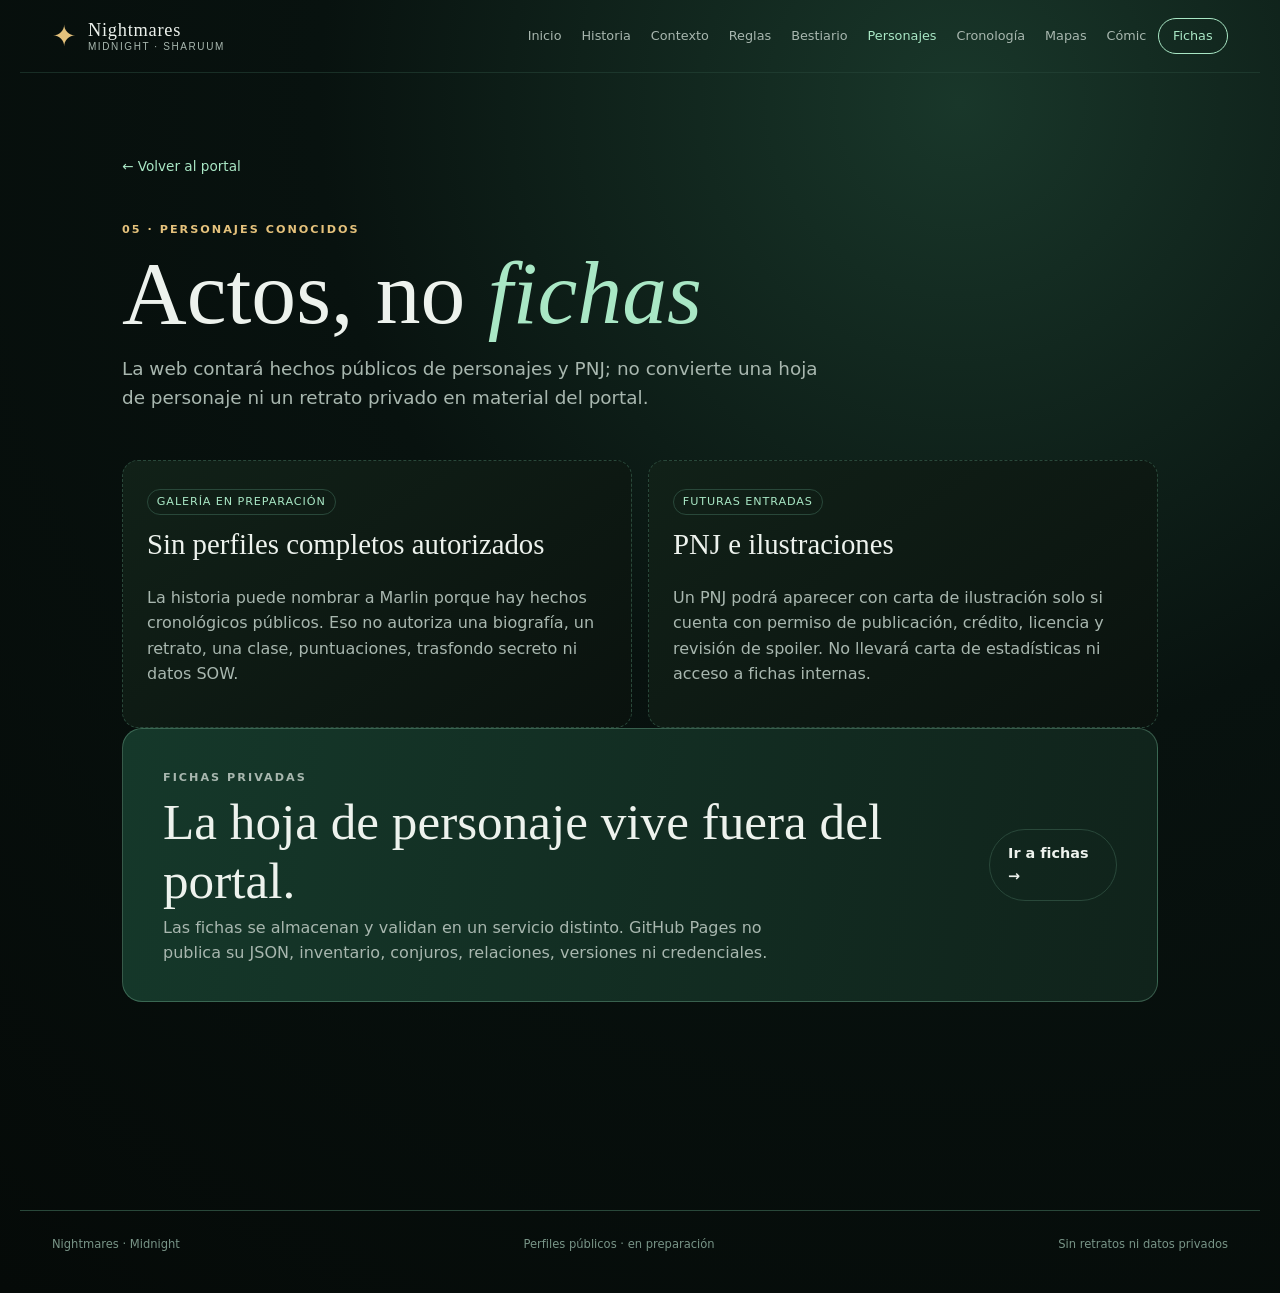
<file: personajes.html>
<!doctype html>
<html lang="es"><head><meta charset="utf-8"><meta name="viewport" content="width=device-width,initial-scale=1"><meta name="description" content="Personajes conocidos de Midnight Nightmares"><title>Personajes · Nightmares</title><link rel="stylesheet" href="styles.css"><link rel="stylesheet" href="responsive.css"></head>
<body><header class="site-header"><a class="brand" href="index.html"><span class="sigil">✦</span><span>Nightmares<small>Midnight · Sharuum</small></span></a><nav><a href="index.html">Inicio</a><a href="historia.html">Historia</a><a href="contexto.html">Contexto</a><a href="reglas.html">Reglas</a><a href="bestiario.html">Bestiario</a><a class="active" href="personajes.html">Personajes</a><a href="cronologia.html">Cronología</a><a href="mapas.html">Mapas</a><a href="comic.html">Cómic</a><a class="nav-cta" href="fichas.html">Fichas</a></nav></header>
<main class="page"><a class="back" href="index.html">← Volver al portal</a><p class="eyebrow">05 · PERSONAJES CONOCIDOS</p><h1>Actos, no <em>fichas</em></h1><p class="page-lede">La web contará hechos públicos de personajes y PNJ; no convierte una hoja de personaje ni un retrato privado en material del portal.</p><section class="content-grid"><article class="panel empty-card"><span class="status">GALERÍA EN PREPARACIÓN</span><h2>Sin perfiles completos autorizados</h2><p>La historia puede nombrar a Marlin porque hay hechos cronológicos públicos. Eso no autoriza una biografía, un retrato, una clase, puntuaciones, trasfondo secreto ni datos SOW.</p></article><article class="panel empty-card"><span class="status">FUTURAS ENTRADAS</span><h2>PNJ e ilustraciones</h2><p>Un PNJ podrá aparecer con carta de ilustración solo si cuenta con permiso de publicación, crédito, licencia y revisión de spoiler. No llevará carta de estadísticas ni acceso a fichas internas.</p></article></section><section class="callout"><div><p class="eyebrow">FICHAS PRIVADAS</p><h2>La hoja de personaje vive fuera del portal.</h2><p>Las fichas se almacenan y validan en un servicio distinto. GitHub Pages no publica su JSON, inventario, conjuros, relaciones, versiones ni credenciales.</p></div><a class="button ghost" href="fichas.html">Ir a fichas →</a></section></main><footer><span>Nightmares · Midnight</span><span>Perfiles públicos · en preparación</span><span>Sin retratos ni datos privados</span></footer></body></html>
</file>
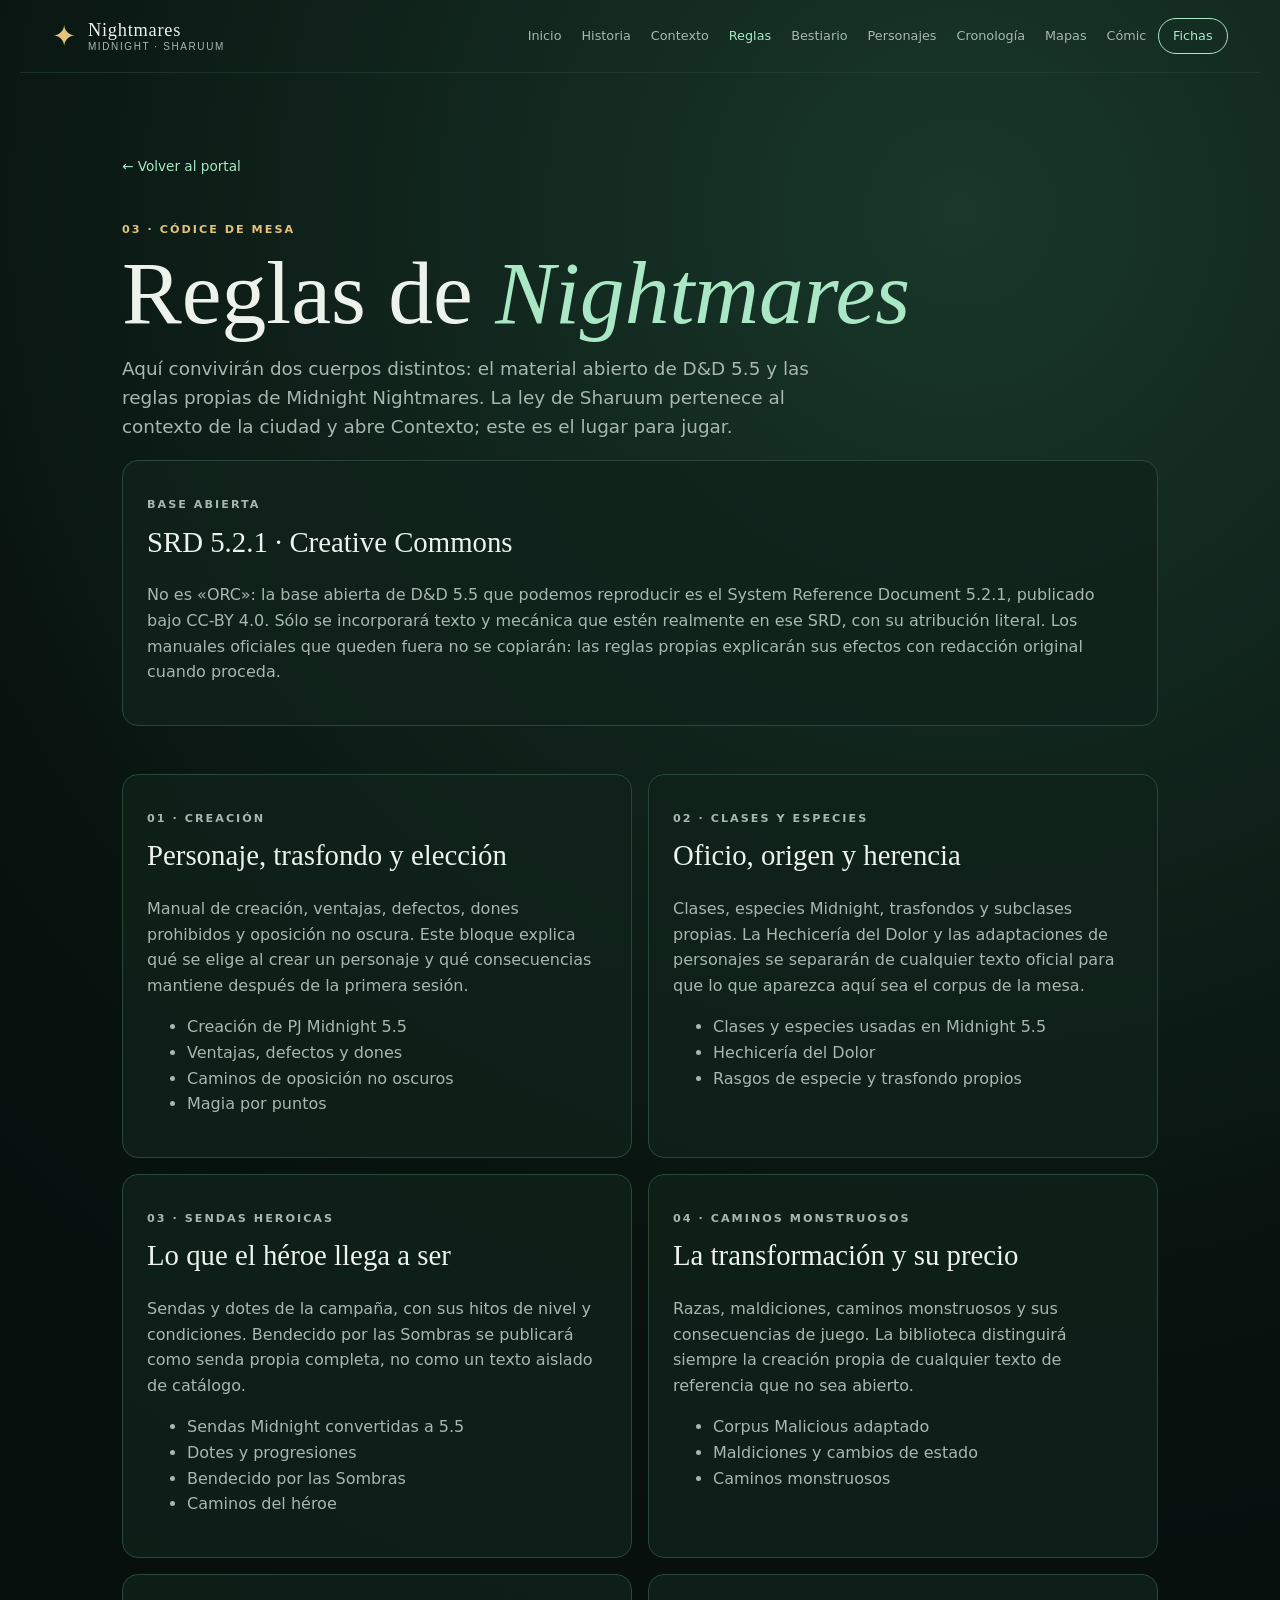
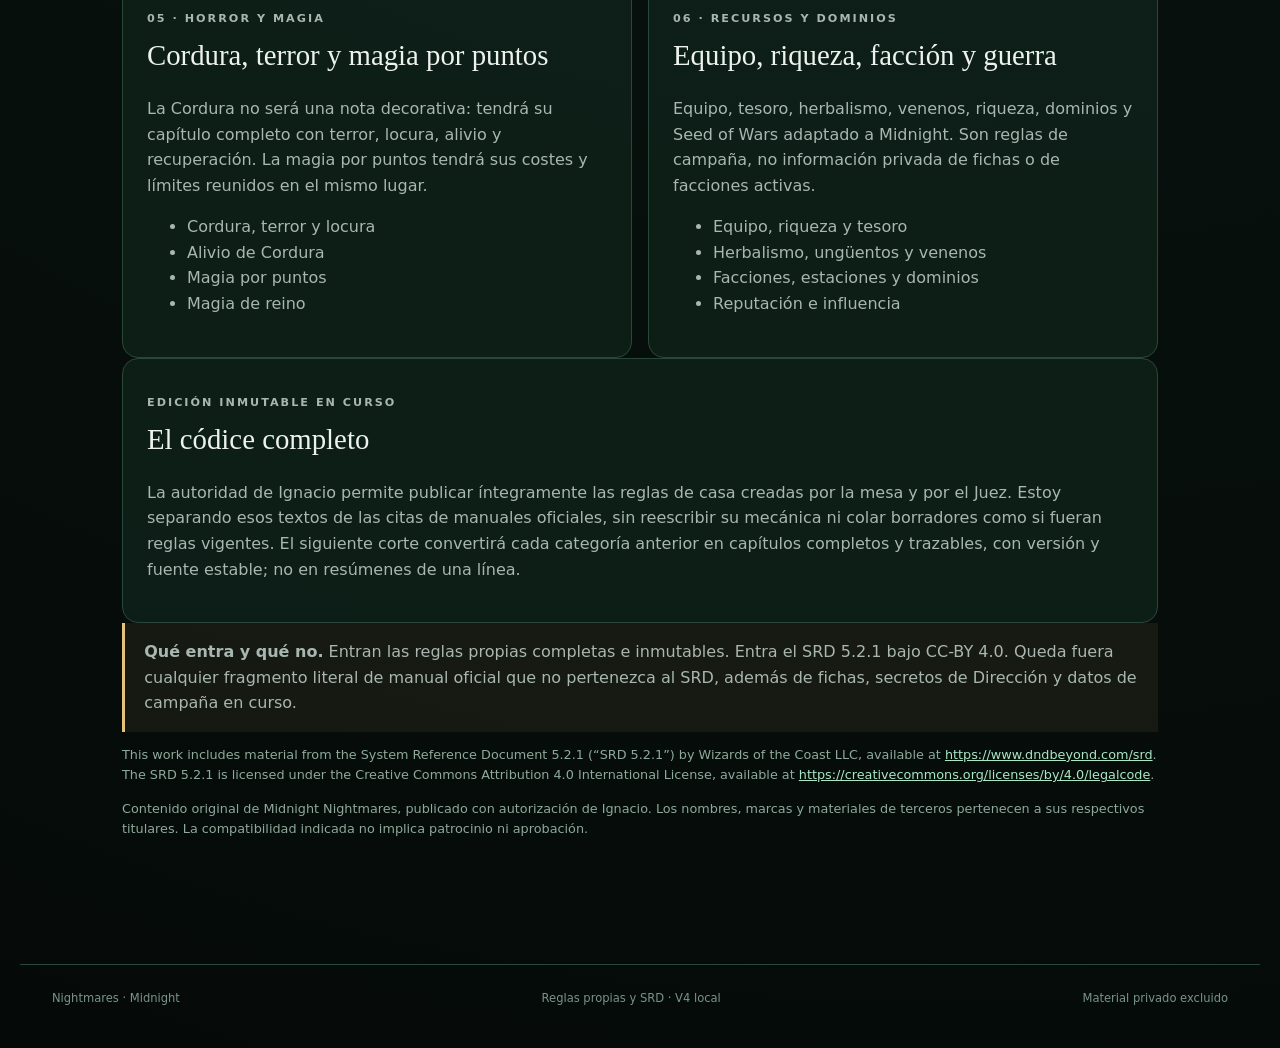
<file: reglas.html>
<!doctype html>
<html lang="es"><head><meta charset="utf-8"><meta name="viewport" content="width=device-width,initial-scale=1"><meta name="description" content="Códice de reglas propias y material SRD de Midnight Nightmares"><title>Reglas · Nightmares</title><link rel="stylesheet" href="styles.css"><link rel="stylesheet" href="responsive.css"><link rel="stylesheet" href="v3.css"></head>
<body><header class="site-header"><a class="brand" href="index.html"><span class="sigil">✦</span><span>Nightmares<small>Midnight · Sharuum</small></span></a><nav><a href="index.html">Inicio</a><a href="historia.html">Historia</a><a href="contexto.html">Contexto</a><a class="active" href="reglas.html">Reglas</a><a href="bestiario.html">Bestiario</a><a href="personajes.html">Personajes</a><a href="cronologia.html">Cronología</a><a href="mapas.html">Mapas</a><a href="comic.html">Cómic</a><a class="nav-cta" href="fichas.html">Fichas</a></nav></header>
<main class="page"><a class="back" href="index.html">← Volver al portal</a><p class="eyebrow">03 · CÓDICE DE MESA</p><h1>Reglas de <em>Nightmares</em></h1><p class="page-lede">Aquí convivirán dos cuerpos distintos: el material abierto de D&amp;D 5.5 y las reglas propias de Midnight Nightmares. La ley de Sharuum pertenece al contexto de la ciudad y abre <a href="contexto.html">Contexto</a>; este es el lugar para jugar.</p>
<section class="panel reading"><p class="eyebrow">BASE ABIERTA</p><h2>SRD 5.2.1 · Creative Commons</h2><p>No es «ORC»: la base abierta de D&amp;D 5.5 que podemos reproducir es el <a href="https://www.dndbeyond.com/srd">System Reference Document 5.2.1</a>, publicado bajo CC-BY 4.0. Sólo se incorporará texto y mecánica que estén realmente en ese SRD, con su atribución literal. Los manuales oficiales que queden fuera no se copiarán: las reglas propias explicarán sus efectos con redacción original cuando proceda.</p></section>
<section class="content-grid"><article class="panel"><p class="eyebrow">01 · CREACIÓN</p><h2>Personaje, trasfondo y elección</h2><p>Manual de creación, ventajas, defectos, dones prohibidos y oposición no oscura. Este bloque explica qué se elige al crear un personaje y qué consecuencias mantiene después de la primera sesión.</p><ul><li>Creación de PJ Midnight 5.5</li><li>Ventajas, defectos y dones</li><li>Caminos de oposición no oscuros</li><li>Magia por puntos</li></ul></article>
<article class="panel"><p class="eyebrow">02 · CLASES Y ESPECIES</p><h2>Oficio, origen y herencia</h2><p>Clases, especies Midnight, trasfondos y subclases propias. La Hechicería del Dolor y las adaptaciones de personajes se separarán de cualquier texto oficial para que lo que aparezca aquí sea el corpus de la mesa.</p><ul><li>Clases y especies usadas en Midnight 5.5</li><li>Hechicería del Dolor</li><li>Rasgos de especie y trasfondo propios</li></ul></article>
<article class="panel"><p class="eyebrow">03 · SENDAS HEROICAS</p><h2>Lo que el héroe llega a ser</h2><p>Sendas y dotes de la campaña, con sus hitos de nivel y condiciones. Bendecido por las Sombras se publicará como senda propia completa, no como un texto aislado de catálogo.</p><ul><li>Sendas Midnight convertidas a 5.5</li><li>Dotes y progresiones</li><li>Bendecido por las Sombras</li><li>Caminos del héroe</li></ul></article>
<article class="panel"><p class="eyebrow">04 · CAMINOS MONSTRUOSOS</p><h2>La transformación y su precio</h2><p>Razas, maldiciones, caminos monstruosos y sus consecuencias de juego. La biblioteca distinguirá siempre la creación propia de cualquier texto de referencia que no sea abierto.</p><ul><li>Corpus Malicious adaptado</li><li>Maldiciones y cambios de estado</li><li>Caminos monstruosos</li></ul></article>
<article class="panel"><p class="eyebrow">05 · HORROR Y MAGIA</p><h2>Cordura, terror y magia por puntos</h2><p>La Cordura no será una nota decorativa: tendrá su capítulo completo con terror, locura, alivio y recuperación. La magia por puntos tendrá sus costes y límites reunidos en el mismo lugar.</p><ul><li>Cordura, terror y locura</li><li>Alivio de Cordura</li><li>Magia por puntos</li><li>Magia de reino</li></ul></article>
<article class="panel"><p class="eyebrow">06 · RECURSOS Y DOMINIOS</p><h2>Equipo, riqueza, facción y guerra</h2><p>Equipo, tesoro, herbalismo, venenos, riqueza, dominios y Seed of Wars adaptado a Midnight. Son reglas de campaña, no información privada de fichas o de facciones activas.</p><ul><li>Equipo, riqueza y tesoro</li><li>Herbalismo, ungüentos y venenos</li><li>Facciones, estaciones y dominios</li><li>Reputación e influencia</li></ul></article></section>
<section class="panel reading"><p class="eyebrow">EDICIÓN INMUTABLE EN CURSO</p><h2>El códice completo</h2><p>La autoridad de Ignacio permite publicar íntegramente las reglas de casa creadas por la mesa y por el Juez. Estoy separando esos textos de las citas de manuales oficiales, sin reescribir su mecánica ni colar borradores como si fueran reglas vigentes. El siguiente corte convertirá cada categoría anterior en capítulos completos y trazables, con versión y fuente estable; no en resúmenes de una línea.</p></section>
<div class="notice"><strong>Qué entra y qué no.</strong> Entran las reglas propias completas e inmutables. Entra el SRD 5.2.1 bajo CC-BY 4.0. Queda fuera cualquier fragmento literal de manual oficial que no pertenezca al SRD, además de fichas, secretos de Dirección y datos de campaña en curso.</div><p class="source">This work includes material from the System Reference Document 5.2.1 (“SRD 5.2.1”) by Wizards of the Coast LLC, available at <a href="https://www.dndbeyond.com/srd">https://www.dndbeyond.com/srd</a>. The SRD 5.2.1 is licensed under the Creative Commons Attribution 4.0 International License, available at <a href="https://creativecommons.org/licenses/by/4.0/legalcode">https://creativecommons.org/licenses/by/4.0/legalcode</a>.</p><p class="source">Contenido original de Midnight Nightmares, publicado con autorización de Ignacio. Los nombres, marcas y materiales de terceros pertenecen a sus respectivos titulares. La compatibilidad indicada no implica patrocinio ni aprobación.</p></main><footer><span>Nightmares · Midnight</span><span>Reglas propias y SRD · V4 local</span><span>Material privado excluido</span></footer></body></html>
</file>
<file: styles.css>
:root{--ink:#edf2ed;--muted:#a8b7af;--line:#29483a;--mint:#a9e7c5;--gold:#e5c27c}*{box-sizing:border-box}html{scroll-behavior:smooth}body{margin:0;color:var(--ink);background:radial-gradient(circle at 75% 8%,#19372a,#08120f 42%,#050a08);font:16px/1.6 Inter,system-ui,sans-serif}a{color:inherit;text-decoration:none}.mist{position:fixed;inset:0;pointer-events:none;opacity:.16;background:linear-gradient(115deg,transparent 25%,#8edcb220 50%,transparent 70%);filter:blur(24px)}.site-header{max-width:1240px;margin:auto;padding:1.1rem 2rem;display:flex;align-items:center;justify-content:space-between;border-bottom:1px solid #29483a88;position:relative;z-index:2}.brand{display:flex;align-items:center;gap:.7rem;font:1.15rem Georgia,serif;letter-spacing:.04em}.brand small{display:block;color:var(--muted);font:10px Inter,sans-serif;letter-spacing:.16em;text-transform:uppercase}.sigil{color:var(--gold);font-size:1.8rem}nav{display:flex;gap:.15rem;align-items:center;flex-wrap:wrap;justify-content:flex-end}nav a{padding:.5rem .55rem;color:var(--muted);font-size:.8rem}nav a:hover,nav a.active{color:var(--mint)}.nav-cta{border:1px solid var(--mint);border-radius:999px;color:var(--mint)!important;padding:.45rem .9rem!important}.hero{max-width:1240px;min-height:520px;margin:auto;padding:6.5rem 2rem 5rem;display:grid;grid-template-columns:1.1fr .9fr;align-items:center;gap:2rem}.eyebrow{color:var(--gold);font-size:.7rem;letter-spacing:.18em;font-weight:700}.hero h1{margin:.7rem 0 1.5rem;font:clamp(3.8rem,8vw,7.5rem)/.92 Georgia,serif;letter-spacing:-.06em}.hero h1 em,h2 em{color:var(--mint);font-style:italic}.lede{max-width:580px;color:var(--muted);font-size:1.15rem}.hero-actions{display:flex;gap:.8rem;margin-top:2rem;flex-wrap:wrap}.button{display:inline-flex;align-items:center;gap:.8rem;padding:.75rem 1.15rem;border-radius:999px;font-weight:700;font-size:.9rem}.button.primary{background:var(--mint);color:#092017}.button.ghost{border:1px solid var(--line)}.hero-orbit{height:330px;position:relative;display:grid;place-items:center}.moon{width:170px;height:170px;border-radius:50%;display:grid;place-items:center;color:#0c271c;background:radial-gradient(circle at 35% 30%,#d6f4e5,#6caa8b 55%,#284d3b);box-shadow:0 0 100px #7ce0ad55;font:5rem Georgia}.orbit{position:absolute;border:1px solid #91d7b355;border-radius:50%;transform:rotate(-22deg)}.orbit-a{width:300px;height:105px}.orbit-b{width:330px;height:210px;transform:rotate(35deg)}.star{position:absolute;color:var(--gold);font-size:1.2rem}.s1{top:10%;right:10%}.s2{bottom:15%;left:8%}.s3{top:25%;left:13%}.rail{max-width:1240px;margin:auto;padding:1.2rem 2rem;display:flex;justify-content:space-between;gap:1rem;flex-wrap:wrap;border-top:1px solid var(--line);border-bottom:1px solid var(--line)}.rail p{display:flex;gap:.8rem;margin:0;font-size:.78rem}.rail strong{color:var(--mint);letter-spacing:.1em;font-size:.65rem}.rail span{color:var(--muted)}.section-intro{max-width:760px;margin:0 max(2rem,calc((100% - 1240px)/2));padding:6rem 0 2rem}.section-intro h2,.callout h2{margin:.3rem 0;font:clamp(2rem,4vw,3.4rem) Georgia,serif}.section-intro>p:last-child,.callout p{color:var(--muted)}.card-grid{max-width:1240px;margin:auto;padding:1rem 2rem 6rem;display:grid;grid-template-columns:repeat(3,1fr);gap:1rem}.feature-card{min-height:260px;padding:1.5rem;display:flex;flex-direction:column;position:relative;overflow:hidden;border:1px solid var(--line);border-radius:18px;background:linear-gradient(145deg,#12261d,#0b1712);transition:.25s}.feature-card:hover{transform:translateY(-5px);border-color:var(--mint)}.feature-card:before{content:"";position:absolute;width:160px;height:160px;right:-50px;top:-60px;border-radius:50%;background:#9fe8c018}.card-index{color:var(--gold);font-size:.7rem;letter-spacing:.15em}.feature-card h3{margin:.6rem 0;font:2rem Georgia,serif}.feature-card p{max-width:28ch;margin:0;color:var(--muted)}.card-link{margin-top:auto;color:var(--mint);font-size:.82rem;font-weight:700}.callout{max-width:1240px;margin:0 auto 6rem;padding:2.2rem 2.5rem;display:flex;justify-content:space-between;align-items:center;gap:2rem;border:1px solid #83c7a555;border-radius:20px;background:linear-gradient(100deg,#15382a,#10231b)}.callout p{max-width:650px;margin:.3rem 0 0}footer{max-width:1240px;margin:auto;padding:1.5rem 2rem 2.5rem;display:flex;justify-content:space-between;gap:1rem;flex-wrap:wrap;border-top:1px solid var(--line);color:#789487;font-size:.72rem}.page{max-width:1100px;margin:auto;padding:5rem 2rem 7rem}.page h1{margin:.4rem 0 1rem;font:clamp(3rem,7vw,6rem)/.95 Georgia,serif}.page h1 em{color:var(--mint);font-style:italic}.page-lede{max-width:700px;color:var(--muted);font-size:1.15rem}.content-grid{display:grid;grid-template-columns:repeat(2,1fr);gap:1rem;margin-top:3rem}.panel{padding:1.5rem;border:1px solid var(--line);border-radius:16px;background:#10221bcc}.panel h2{margin-top:0;font:1.8rem Georgia,serif}.panel p,.panel li{color:var(--muted)}.panel strong{color:var(--mint)}.timeline{border-left:1px solid var(--mint);padding-left:1.4rem;margin:3rem 0}.event{position:relative;margin:0 0 2rem}.event:before{content:"";position:absolute;width:9px;height:9px;border-radius:50%;background:var(--gold);left:-1.72rem;top:.55rem}.event time{color:var(--gold);font-size:.78rem;letter-spacing:.12em}.notice{padding:1rem 1.2rem;border-left:3px solid var(--gold);background:#e5c27c12;color:var(--muted)}.source{font-size:.8rem;color:#8ea99b}.source a{color:var(--mint);text-decoration:underline}.table-wrap{overflow:auto}.data-table{width:100%;border-collapse:collapse}.data-table th,.data-table td{text-align:left;padding:.75rem;border-bottom:1px solid var(--line)}.data-table th{color:var(--gold);font-size:.75rem;letter-spacing:.1em;text-transform:uppercase}.locked{color:#d8b979!important;font-size:.8rem}.back{display:inline-block;margin-bottom:2rem;color:var(--mint);font-size:.85rem}details{margin-top:1rem;border:1px solid #9a805244;border-radius:10px;background:#0b1712}summary{padding:.7rem .9rem;color:var(--gold);cursor:pointer;font-weight:700;font-size:.86rem}details p{padding:0 .9rem .9rem;margin:.2rem 0}details[open]{border-color:#b89b645f}.status{display:inline-block;margin:.2rem 0 .8rem;padding:.2rem .55rem;border:1px solid var(--line);border-radius:999px;color:var(--mint);font-size:.7rem;letter-spacing:.08em}.empty-card{border-style:dashed;background:linear-gradient(145deg,#112118,#0a120e)}@media(max-width:900px){.site-header{align-items:flex-start;gap:1rem;flex-direction:column}.hero{grid-template-columns:1fr;padding-top:4rem}.hero-orbit{height:230px}.card-grid,.content-grid{grid-template-columns:repeat(2,1fr)}}@media(max-width:600px){.hero,.site-header,.rail{padding-left:1.2rem;padding-right:1.2rem}.card-grid,.content-grid{grid-template-columns:1fr;padding-left:1.2rem;padding-right:1.2rem}.callout{margin-left:1.2rem;margin-right:1.2rem;padding:1.5rem;align-items:flex-start;flex-direction:column}.section-intro{margin-left:1.2rem;padding-right:1.2rem}nav{justify-content:flex-start}}
</file>
<file: responsive.css>
.source a{overflow-wrap:anywhere;word-break:break-word}.hero-orbit{overflow:hidden}@media(max-width:360px){.hero-orbit{width:100%;overflow:hidden}.orbit-a{width:250px}.orbit-b{width:270px}.moon{width:140px;height:140px;font-size:4rem}}
</file>
<file: v3.css>
.story-prologue,.story-flow{display:grid;grid-template-columns:repeat(2,1fr);gap:1rem;margin:3rem 0}.organisation{margin-top:3rem}.org-chart{display:grid;grid-template-columns:repeat(3,1fr);gap:.65rem;margin:1.25rem 0}.org-chart div{padding:.7rem;border:1px solid #3c6651;border-radius:9px;color:var(--mint);background:#0b1712;text-align:center;font-size:.85rem}.sort-control{display:inline-flex;gap:.6rem;align-items:center;margin-top:2rem;color:var(--gold);font-size:.85rem}.sort-control select{background:#0b1712;color:var(--ink);border:1px solid var(--line);border-radius:7px;padding:.45rem}.bestiary-grid{display:grid;grid-template-columns:repeat(2,minmax(0,1fr));gap:1.25rem;margin-top:1rem}.creature-card{overflow:hidden;border:1px solid var(--line);border-radius:16px;background:#10221bcc}.art-button,.art-frame{position:relative;display:block;width:100%;padding:0;border:0;background:#07100c;text-align:left;color:var(--ink)}.art-button{cursor:pointer}.art-button img,.art-frame img{display:block;width:100%;aspect-ratio:3/4;object-fit:cover}.art-button span,.art-frame span{position:absolute;left:1rem;bottom:1rem;padding:.4rem .75rem;background:#07100ce6;border:1px solid var(--mint);border-radius:999px;color:var(--mint);font-size:.78rem;font-weight:700}.art-button:hover span,.art-button:focus-visible span{background:var(--mint);color:#092017}.creature-copy{padding:1.25rem}.creature-copy h2{margin:.25rem 0;font:1.8rem Georgia,serif}.creature-copy p{color:var(--muted)}.bestiary-note{margin-top:2rem}.stat-dialog{max-width:700px;width:calc(100% - 2rem);color:var(--ink);border:1px solid var(--gold);border-radius:16px;background:#10221b;box-shadow:0 20px 90px #000;padding:2rem}.stat-dialog::backdrop{background:#000b}.stat-dialog h2{font:2.4rem Georgia,serif;margin:.2rem 0}.dialog-close{float:right;background:none;border:0;color:var(--mint);font-size:2rem;cursor:pointer}.stat-lines{border-top:1px solid var(--line);margin-top:1rem}.stat-lines p{color:var(--muted)}.stat-lines strong{color:var(--mint)}@media(max-width:900px){.story-prologue,.story-flow{grid-template-columns:repeat(2,1fr)}}@media(max-width:600px){.story-prologue,.story-flow,.bestiary-grid{grid-template-columns:1fr}.org-chart{grid-template-columns:1fr}}
</file>
<file: bestiary-fit.css>
.bestiary-grid .art-button{
  display:grid;
  place-items:center;
  height:clamp(250px,30vw,390px);
  padding:.65rem;
  overflow:hidden;
  background:radial-gradient(circle at 50% 35%,#1b3528,#07100c 68%);
}
.bestiary-grid .art-button img{
  position:absolute;
  inset:0;
  margin:auto;
  width:auto;
  height:100%;
  max-width:100%;
  max-height:100%;
  aspect-ratio:auto;
  object-fit:contain;
  object-position:center;
}
</file>
